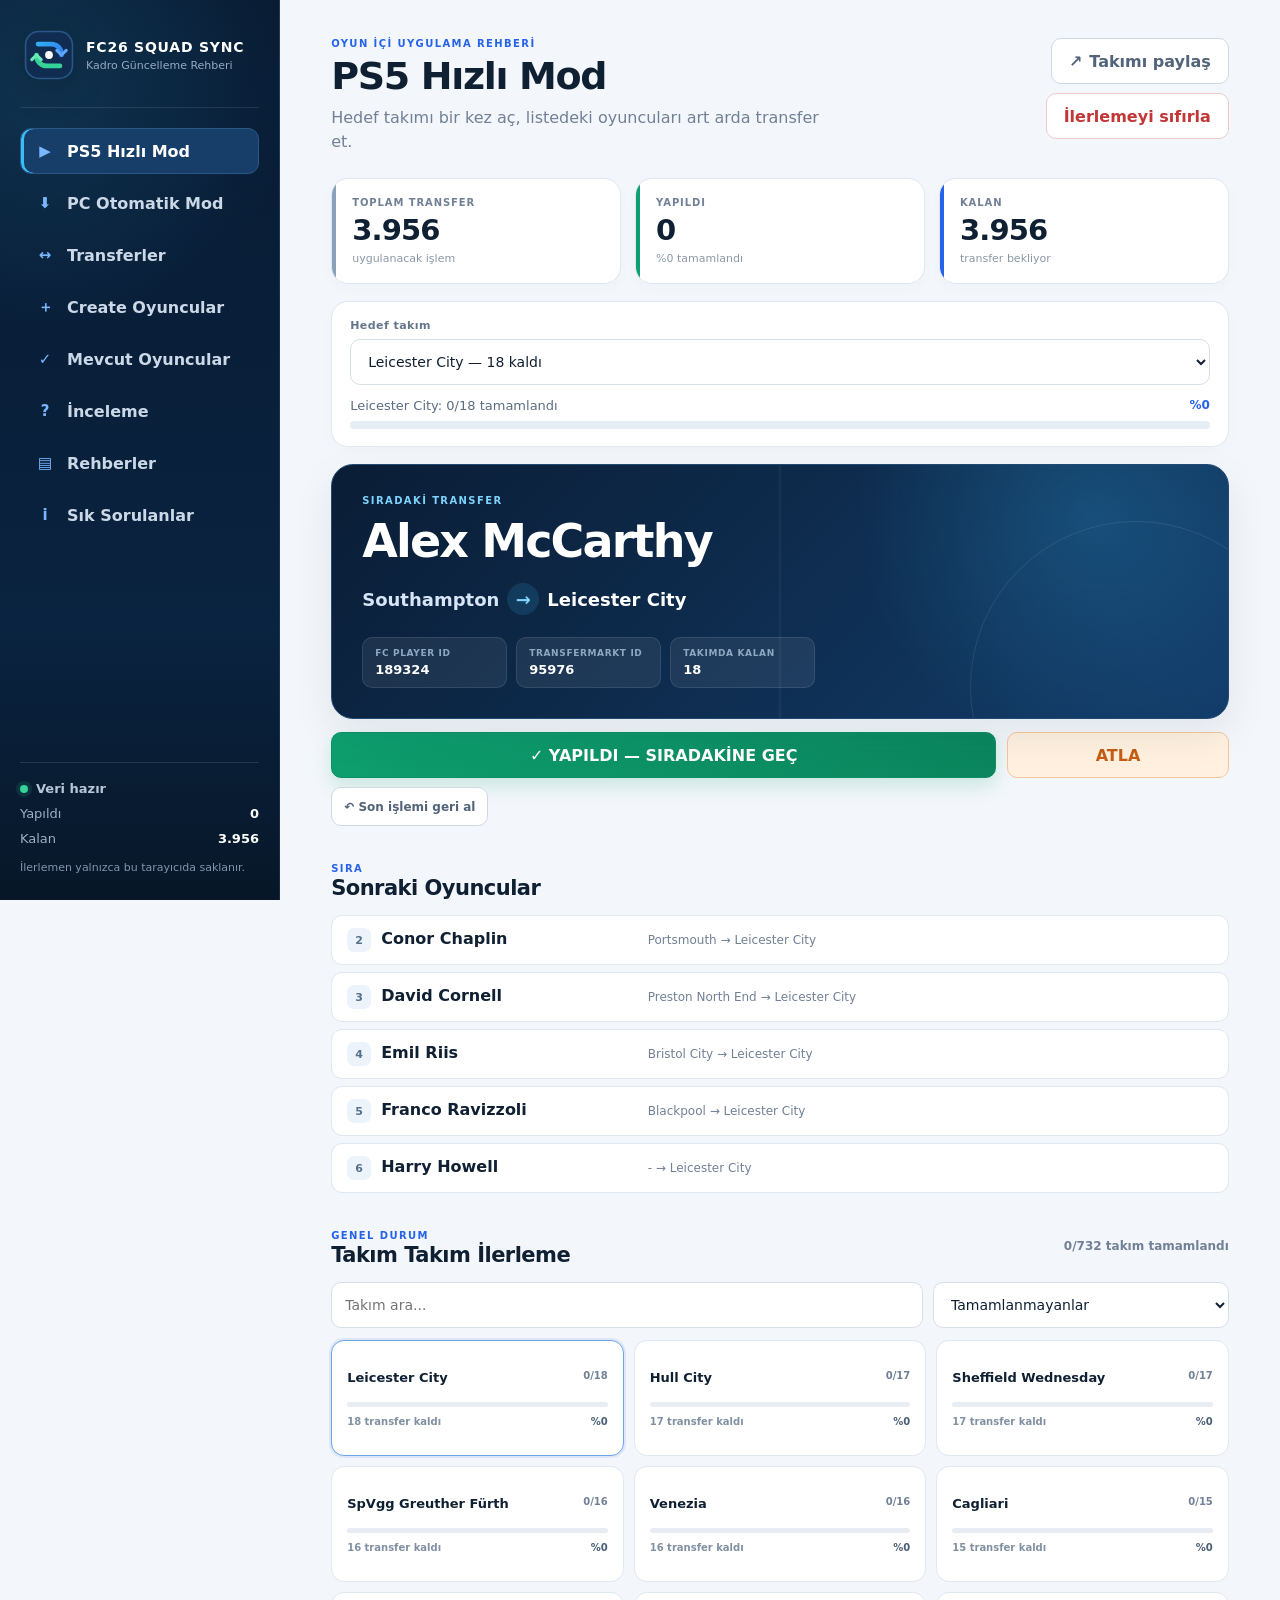
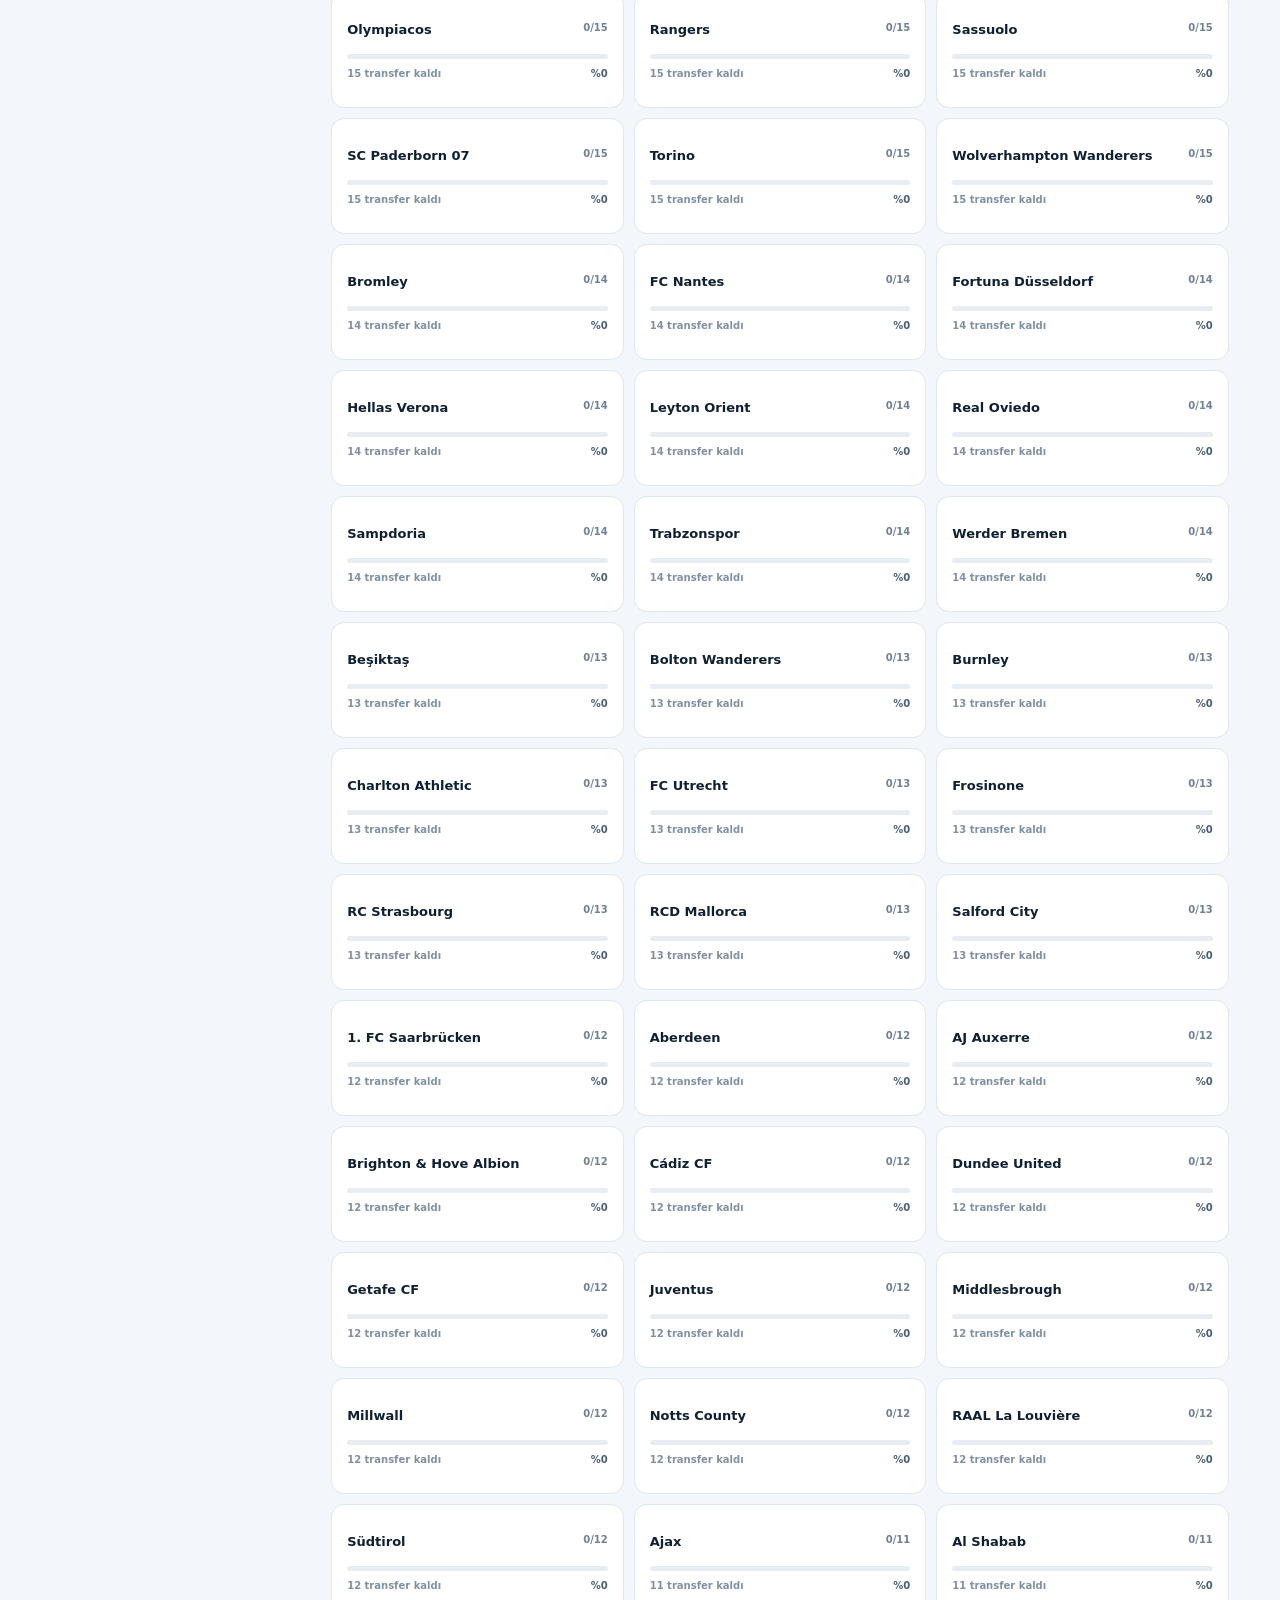
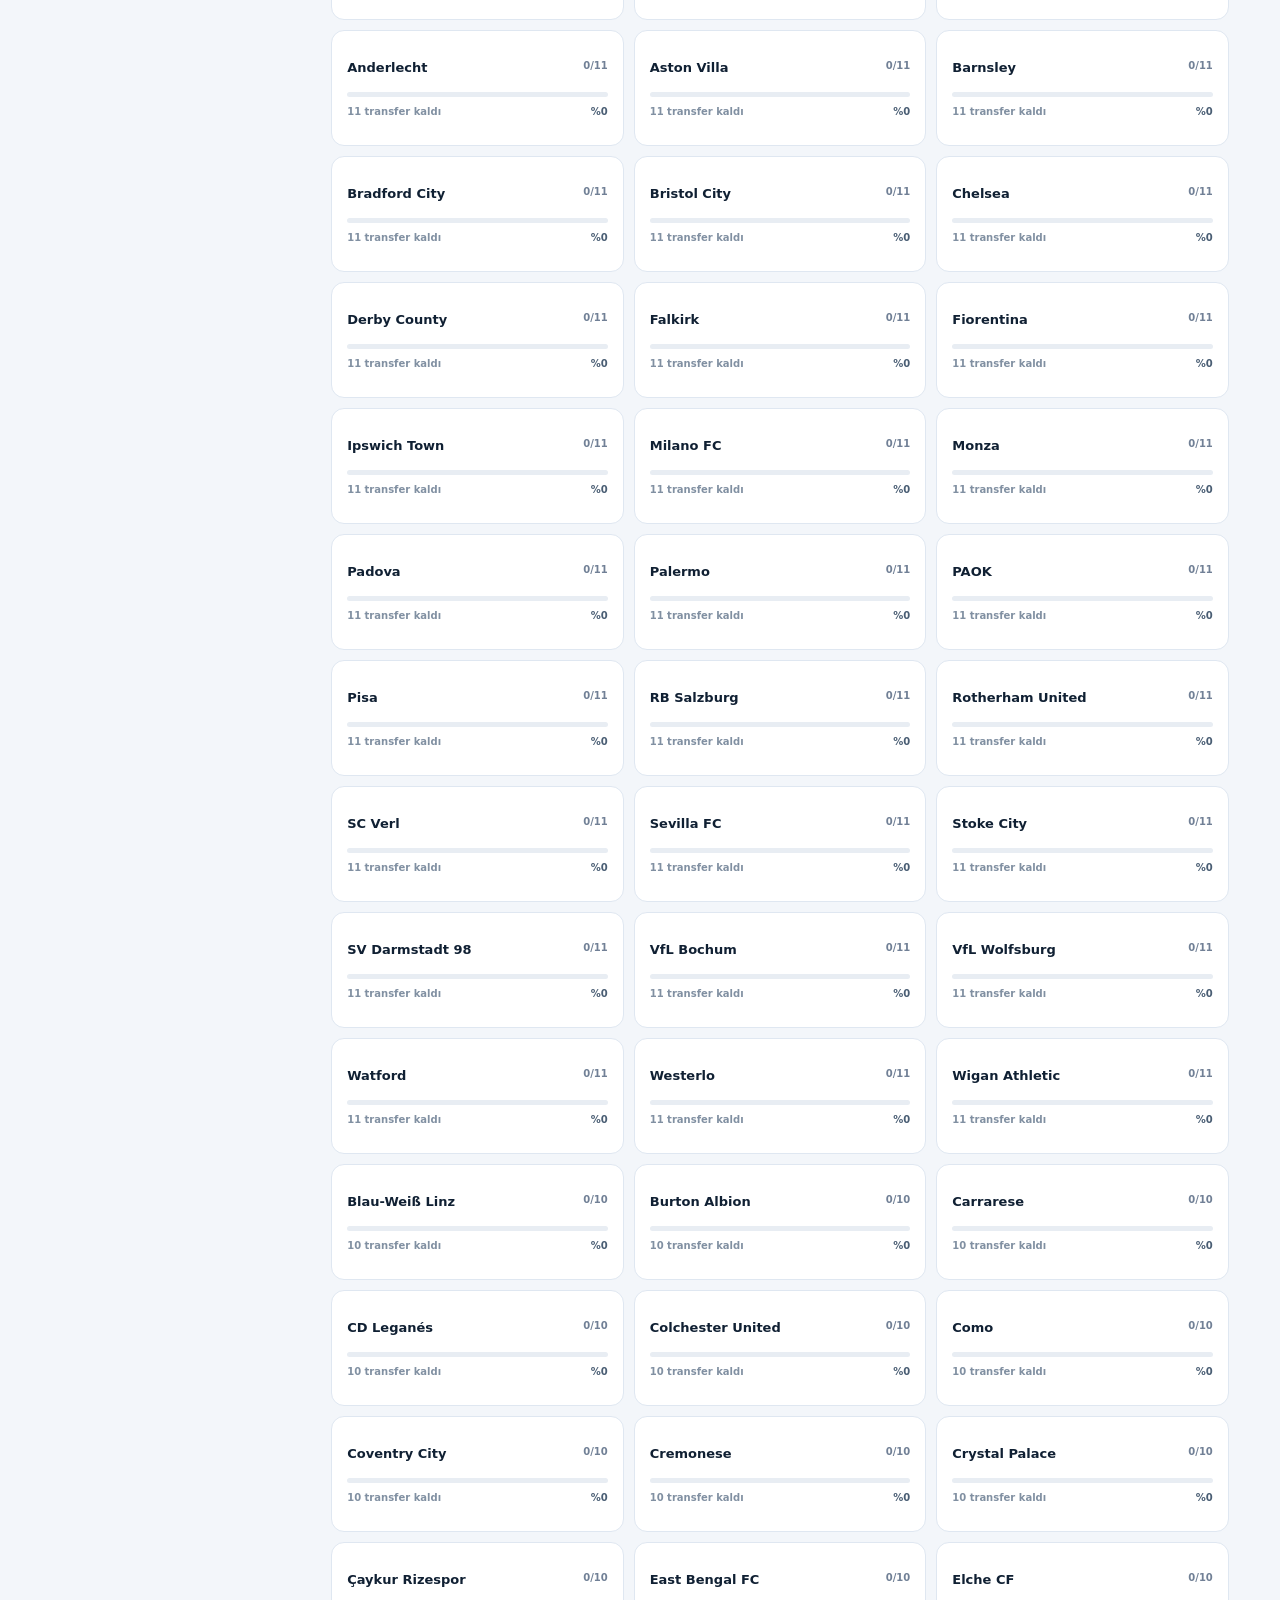
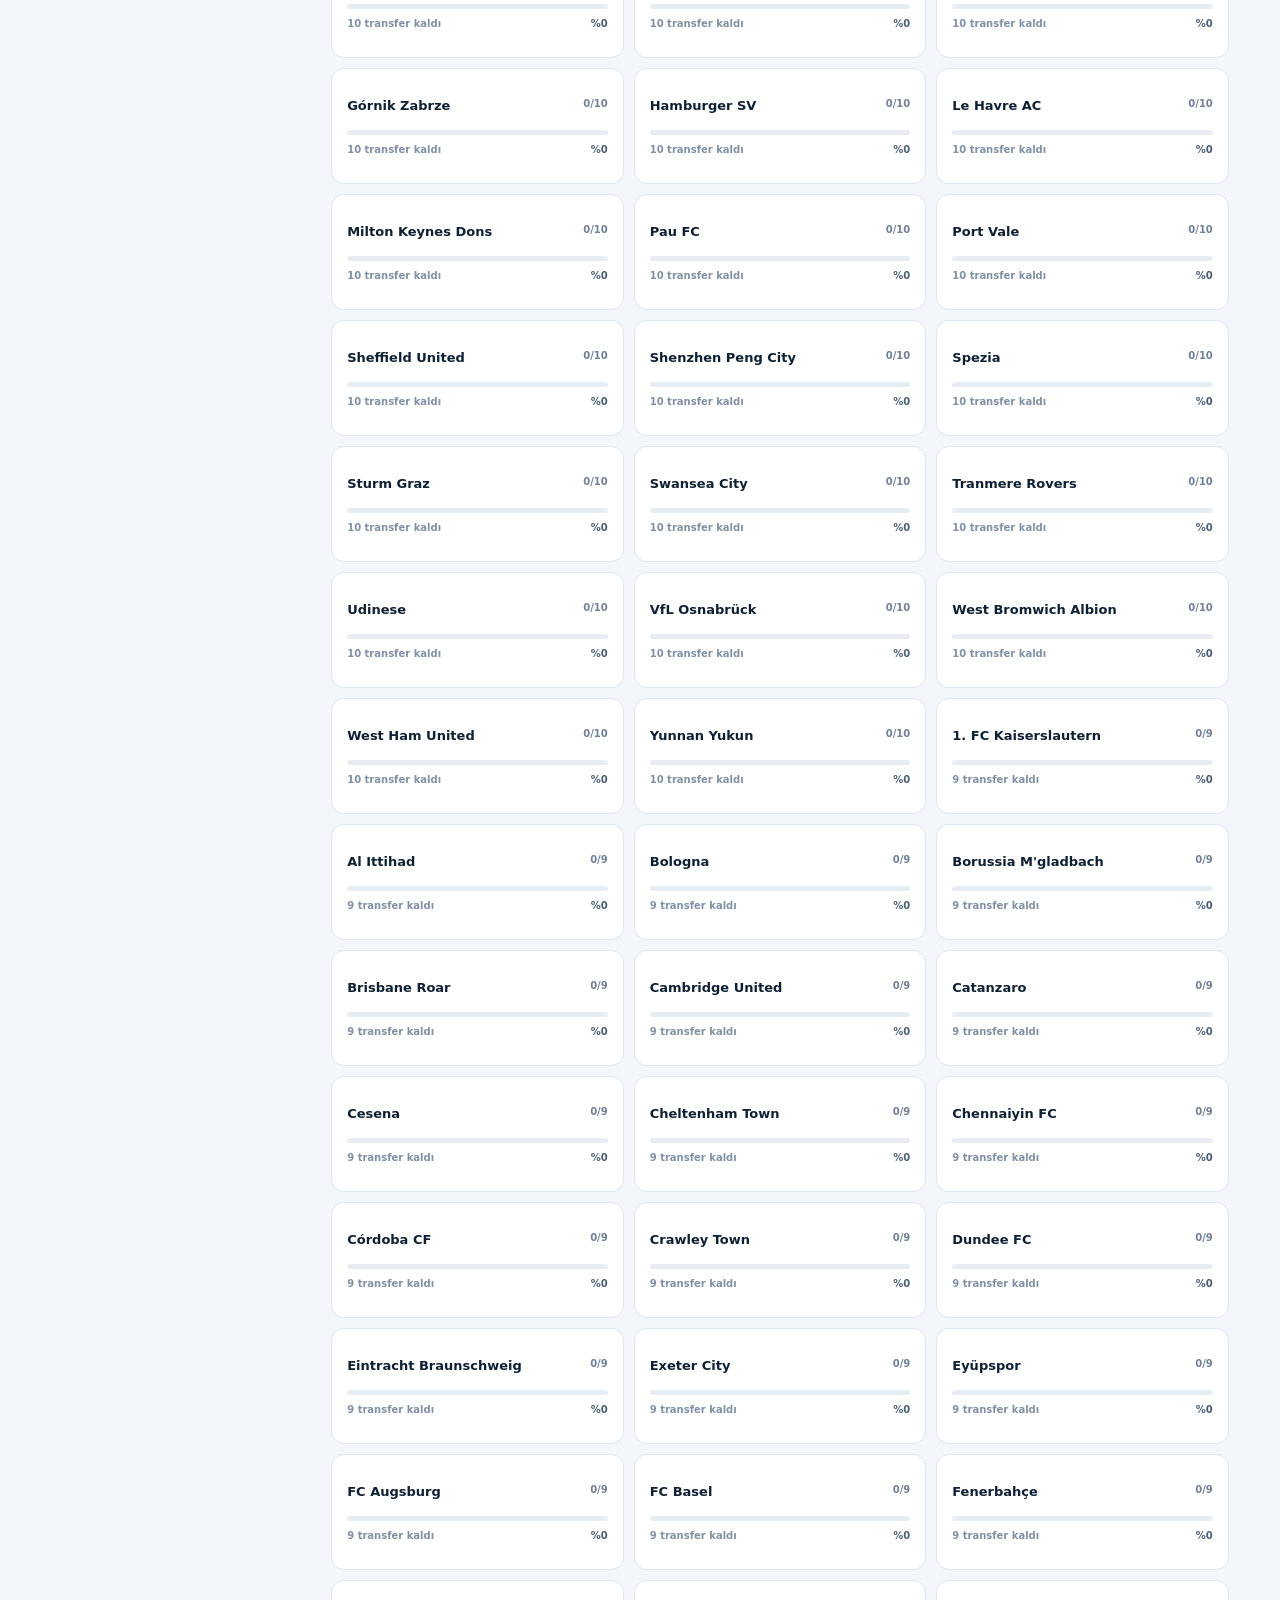
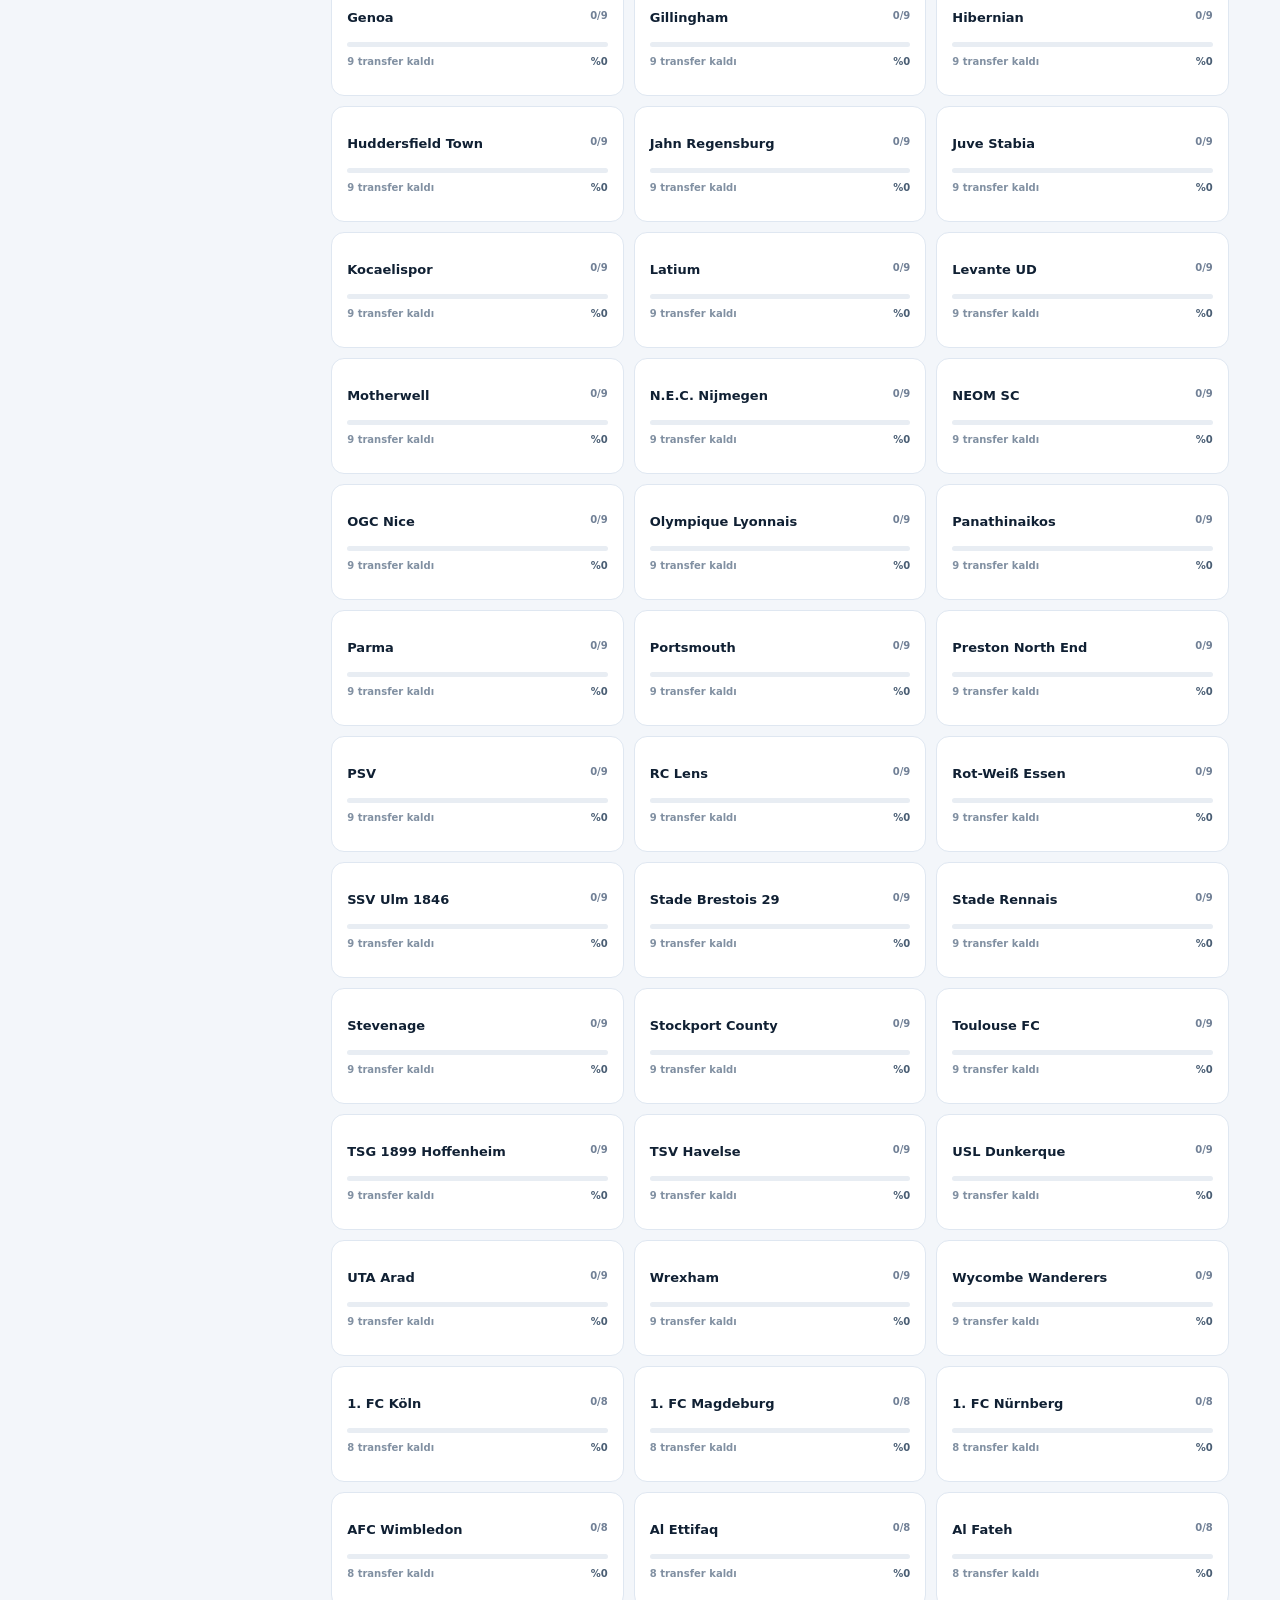
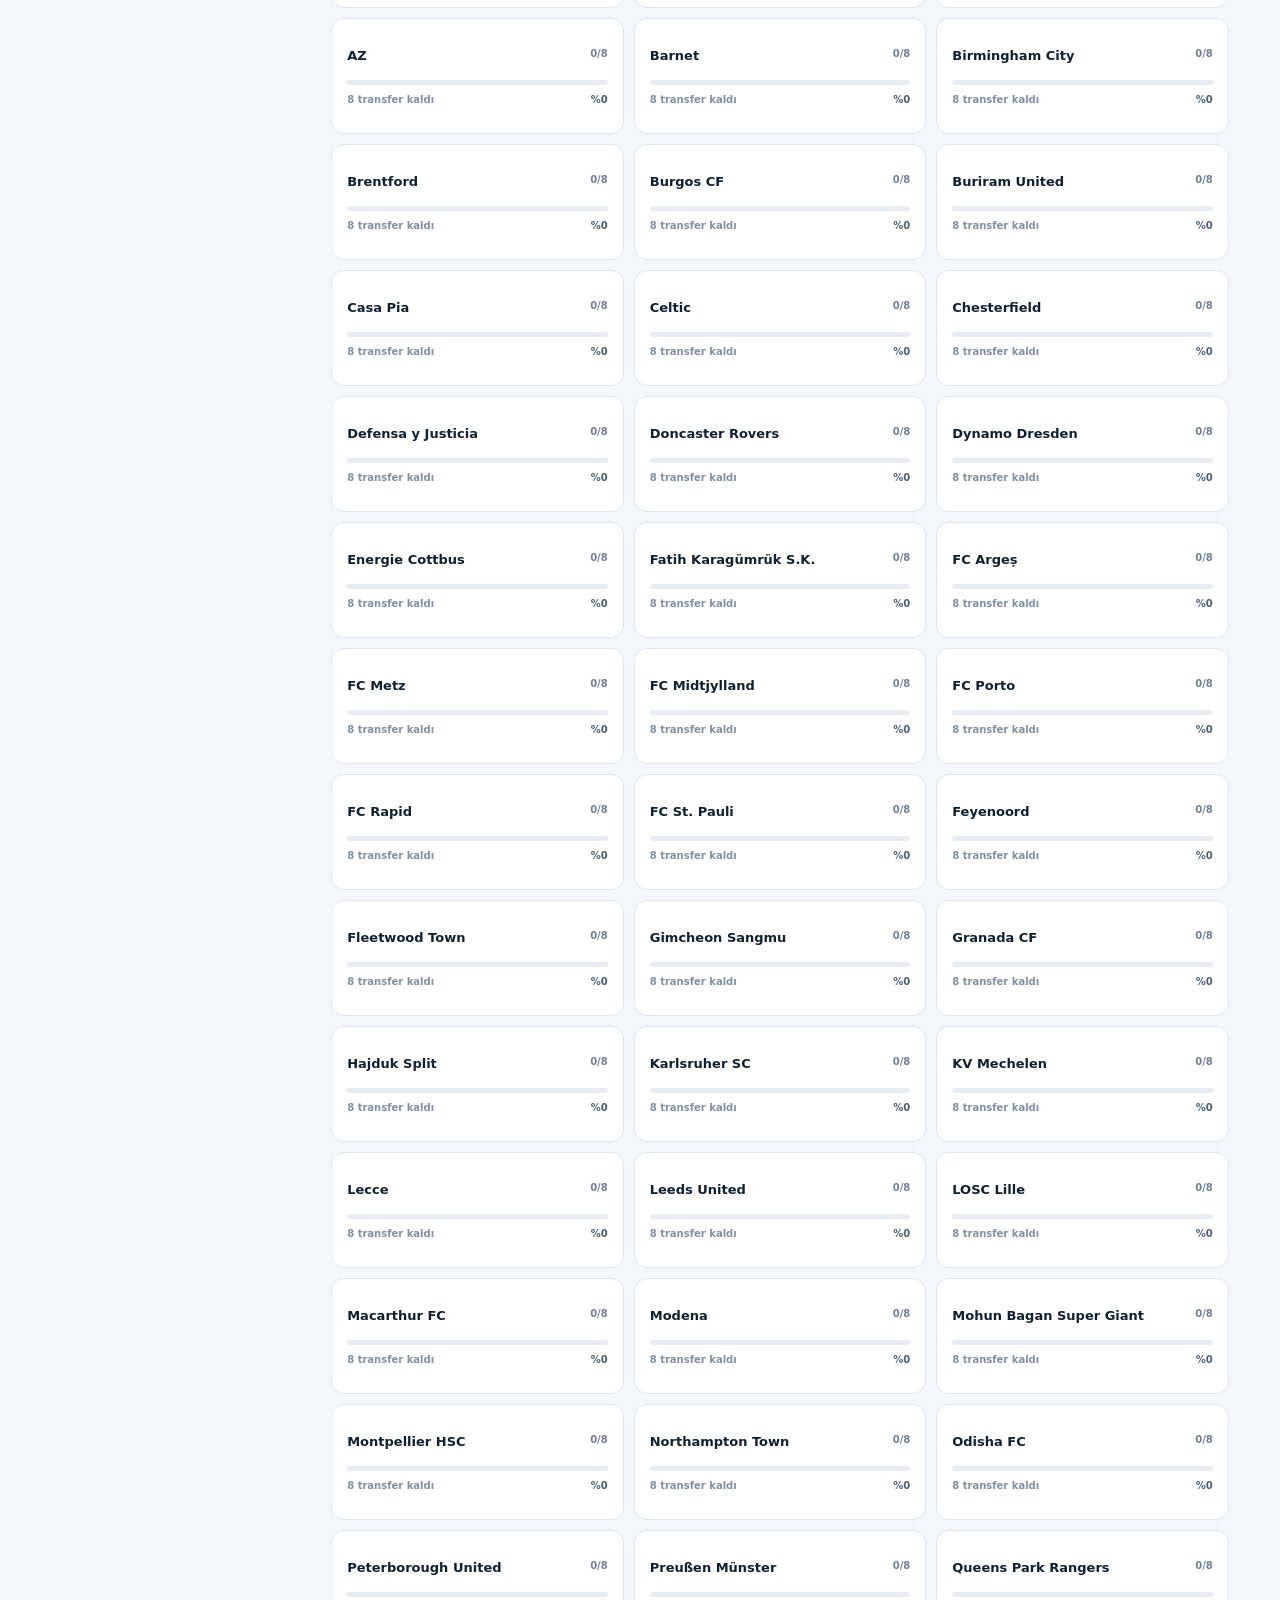
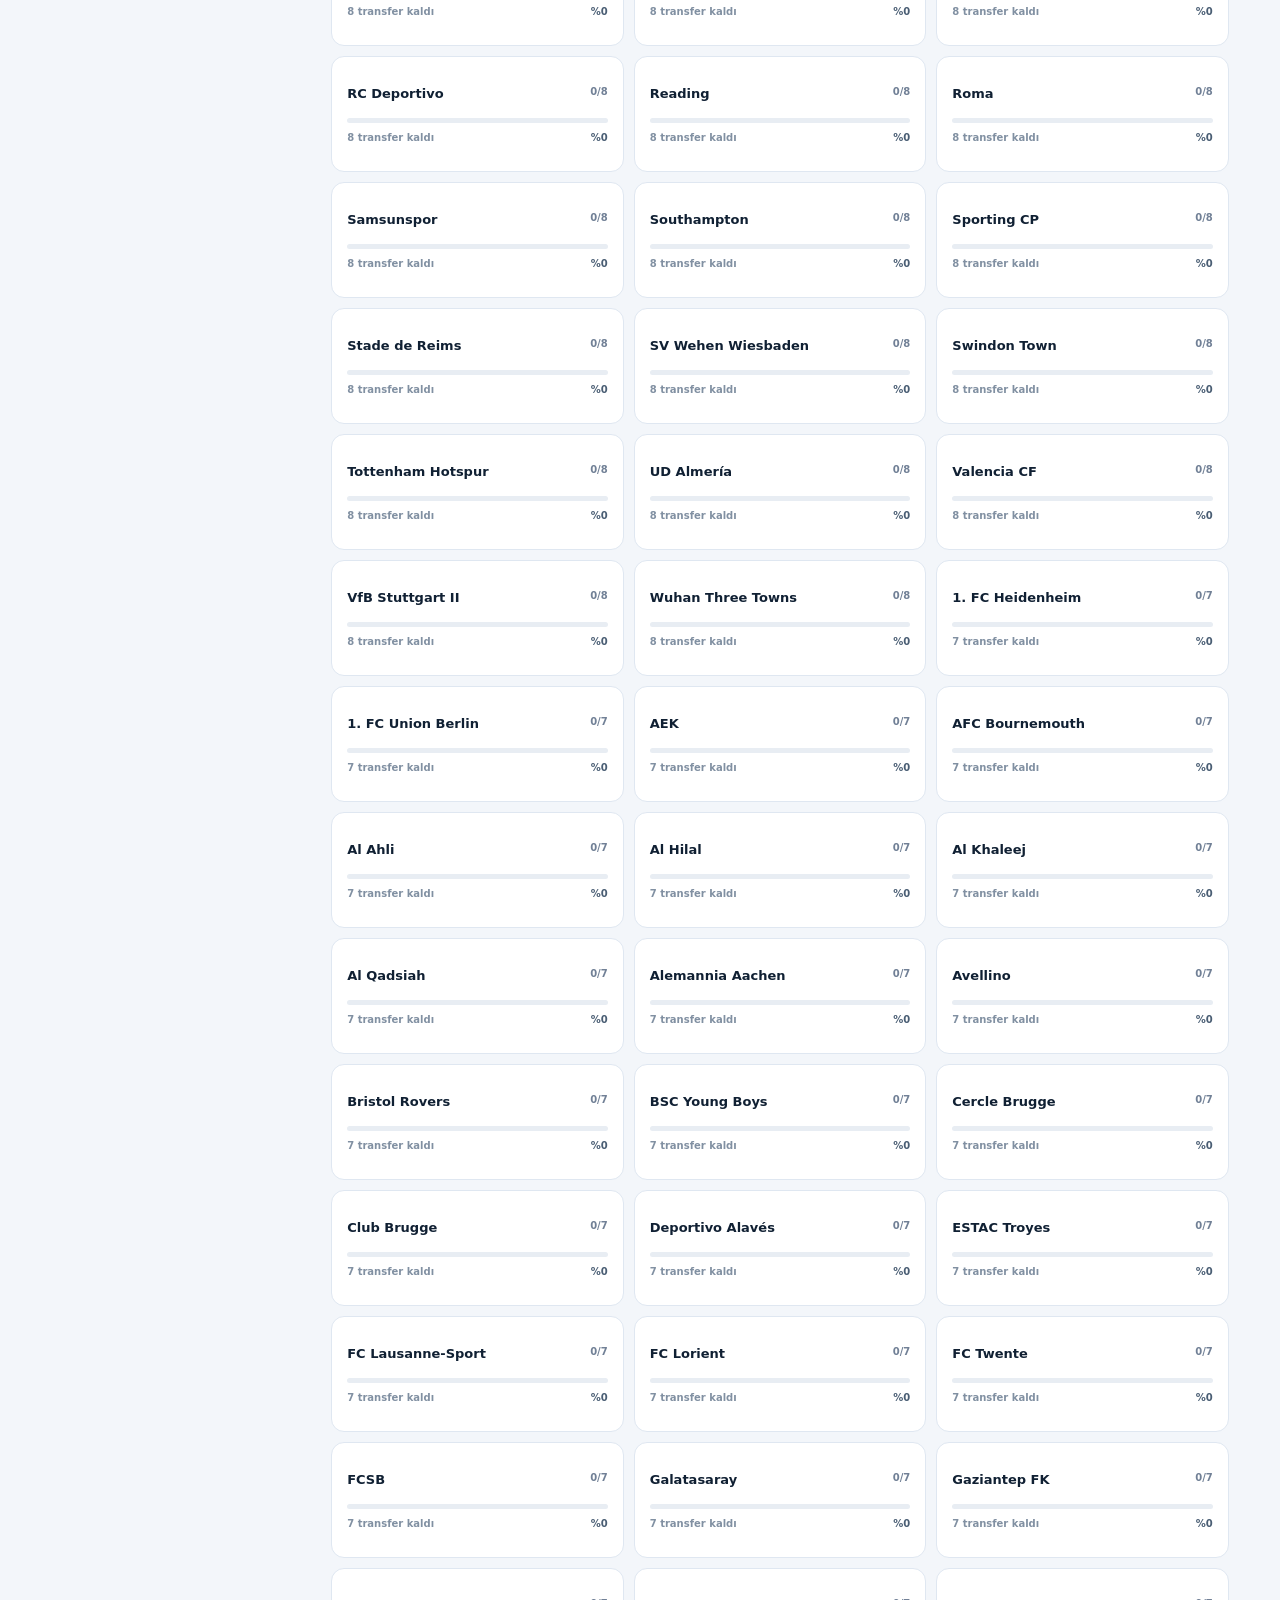
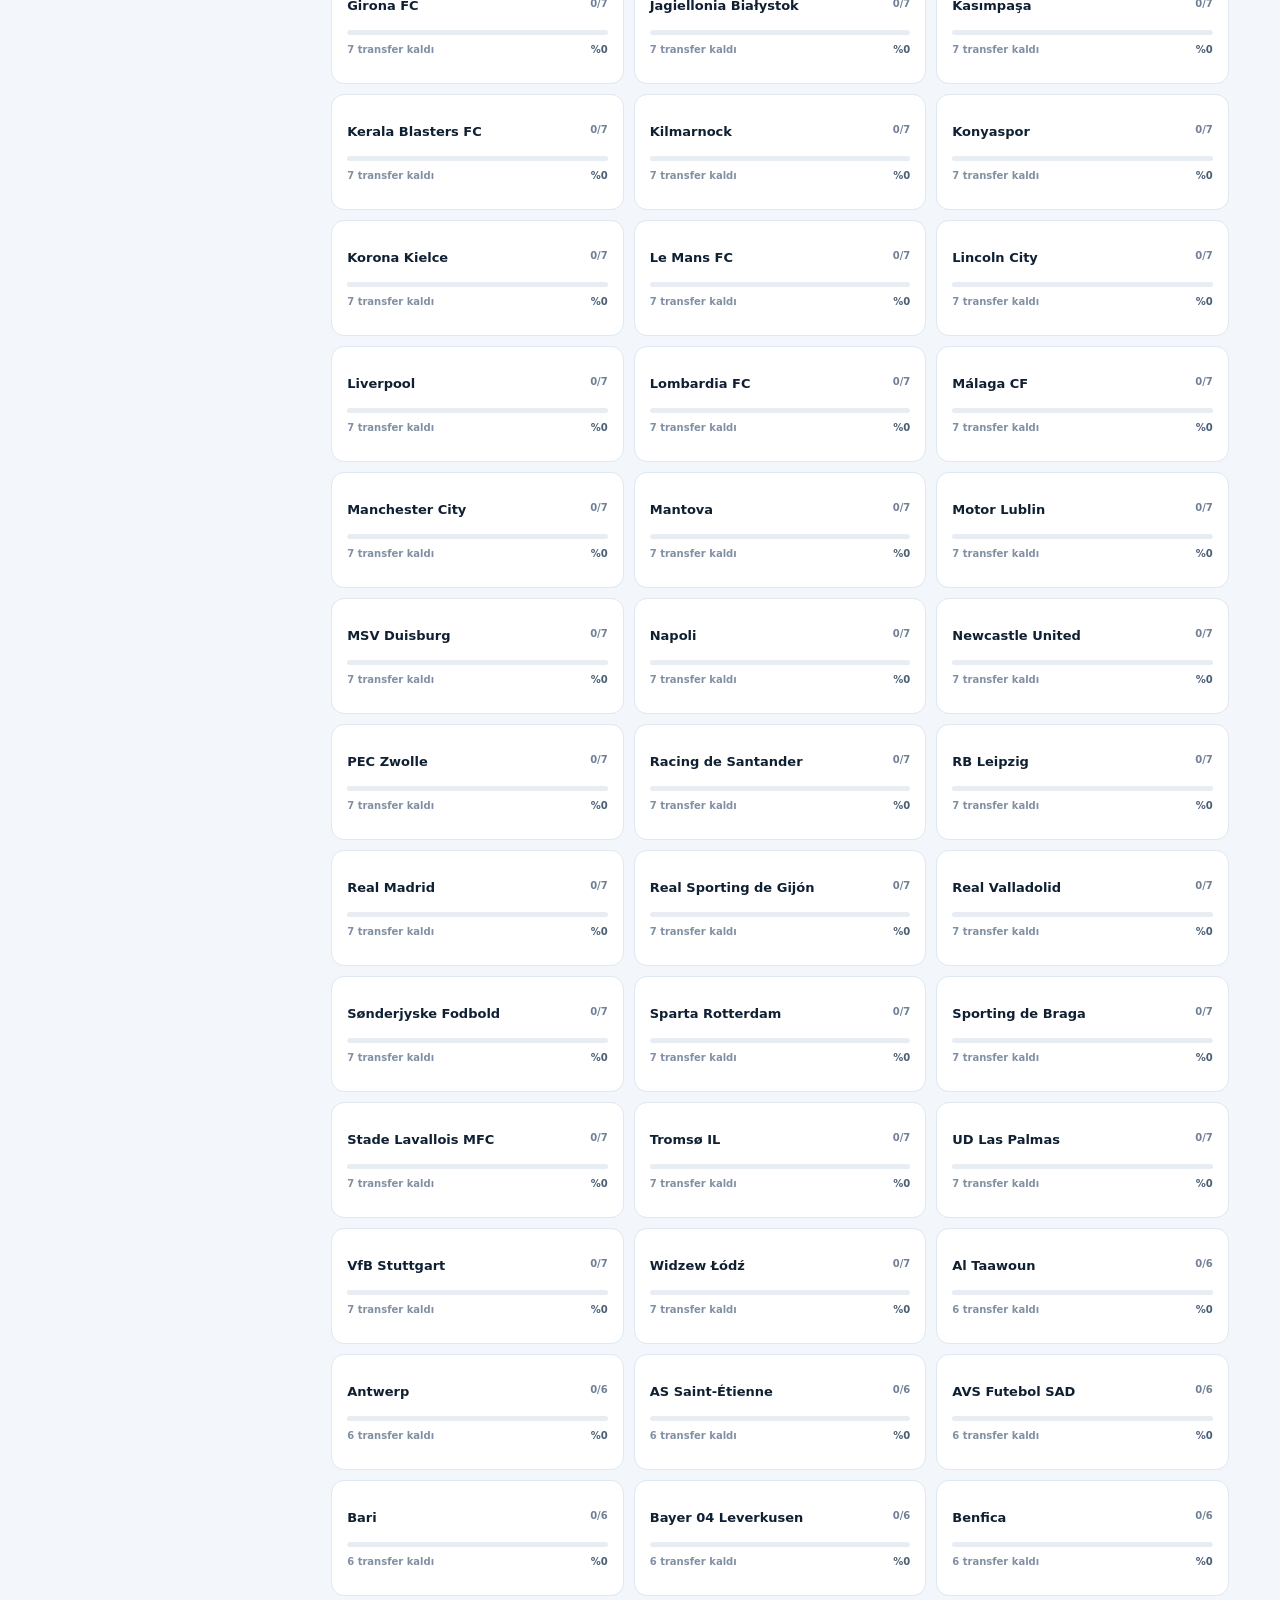
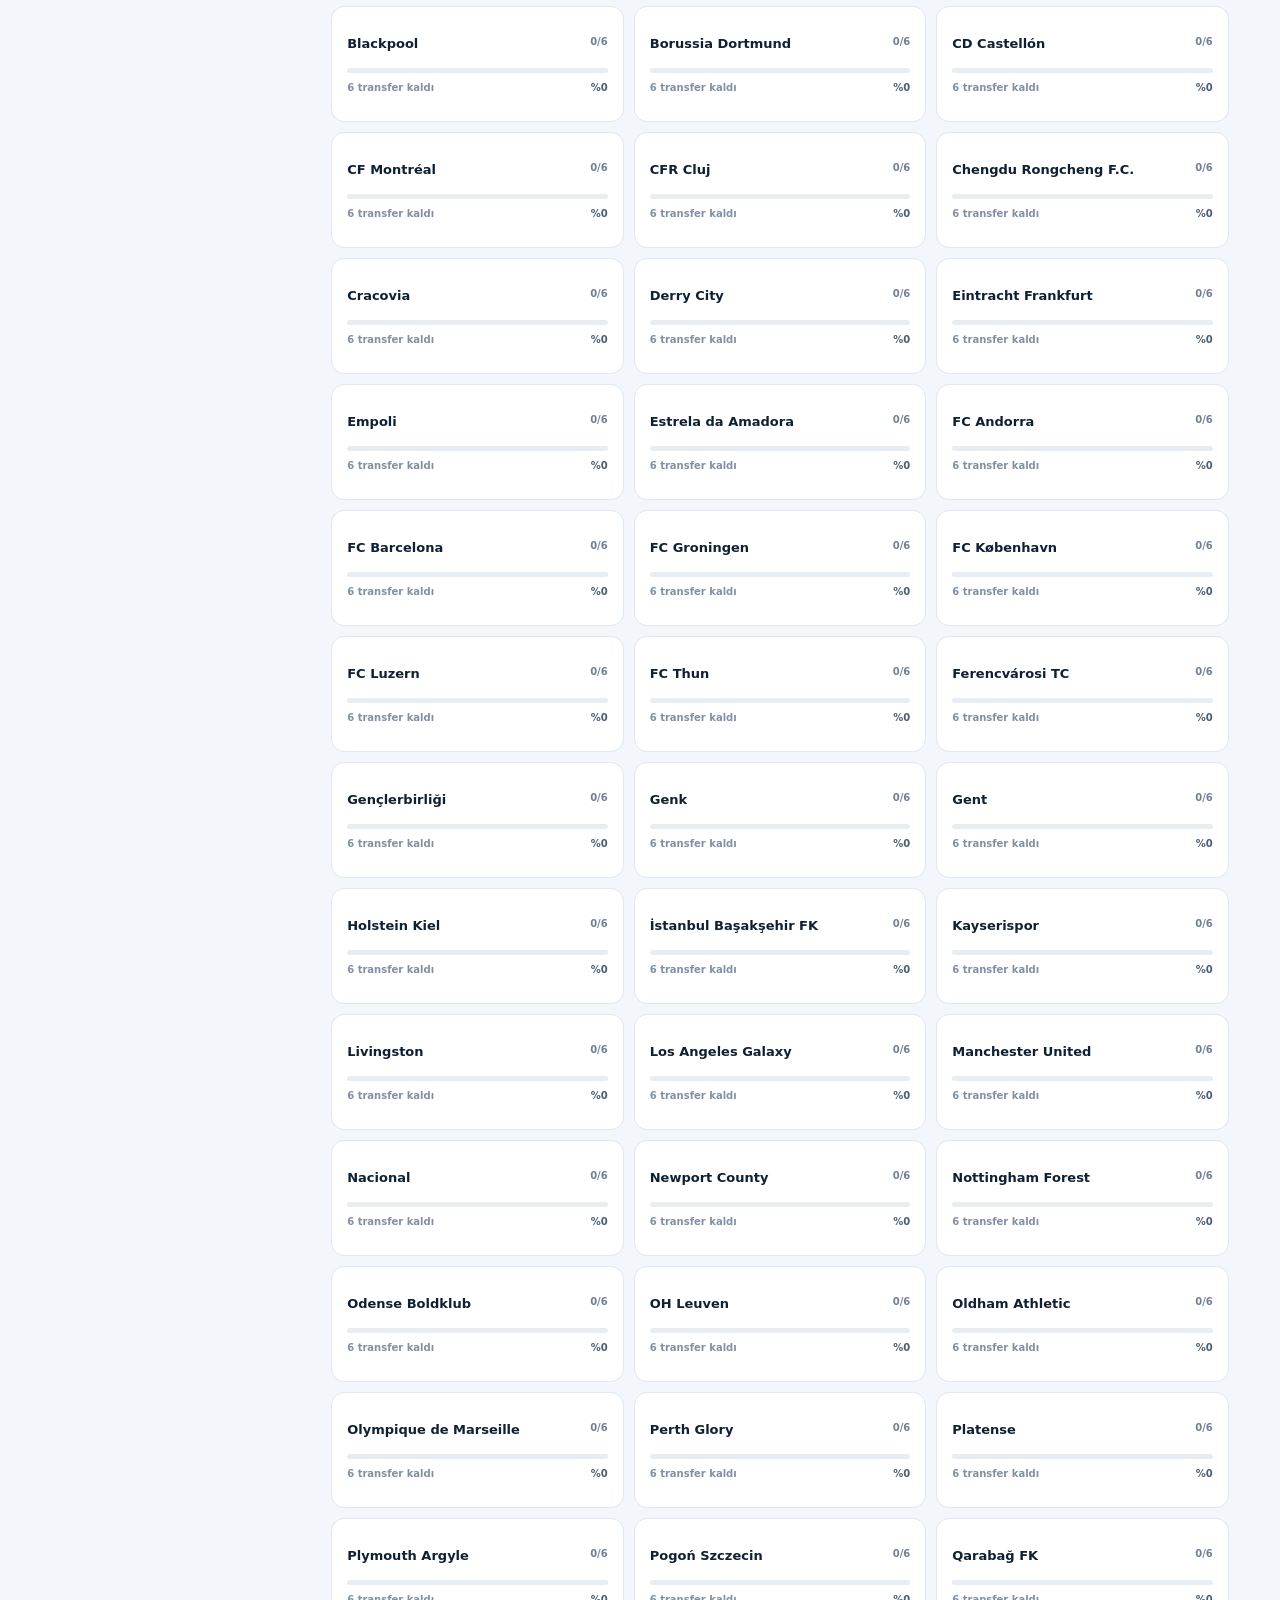
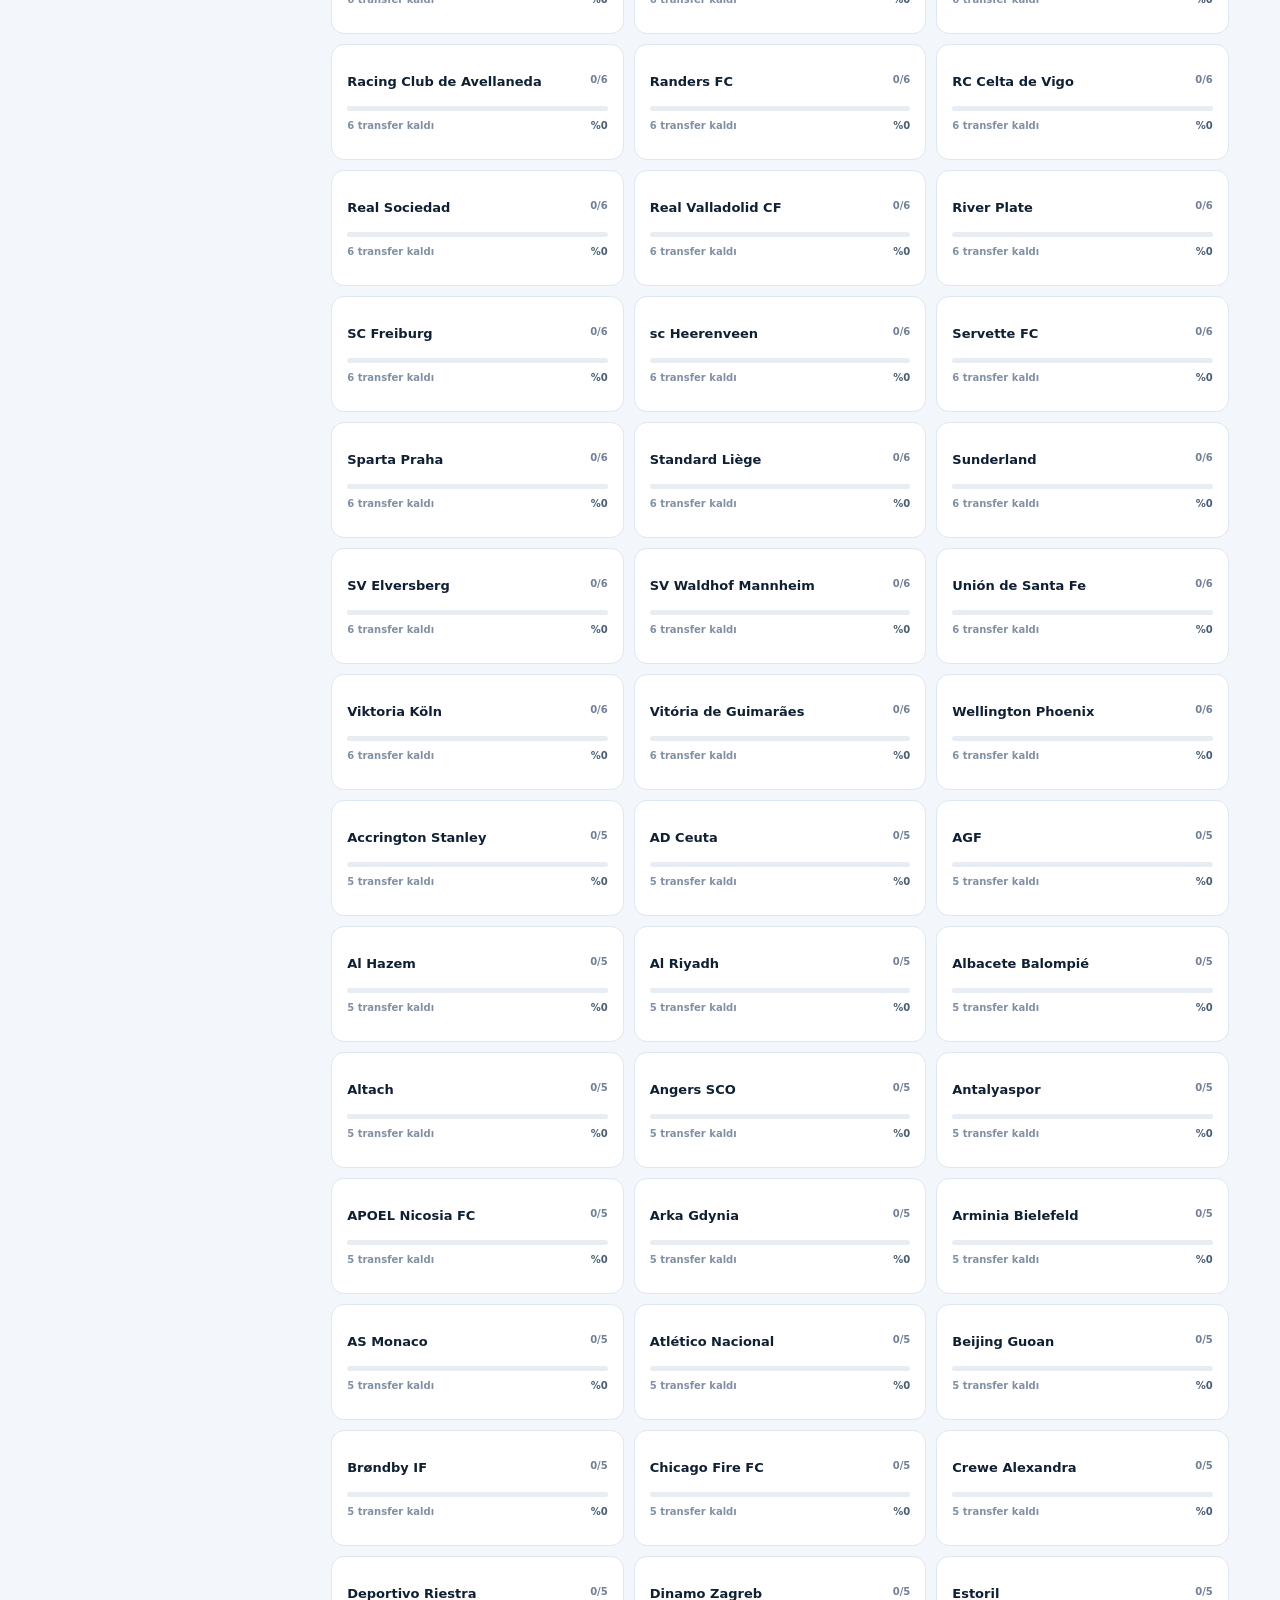
<file: docs/index.html>
<!doctype html>
<html lang="tr">
<head>
  <meta charset="utf-8">
  <meta name="viewport" content="width=device-width,initial-scale=1">
  <meta name="theme-color" content="#081a31">
  <meta name="description" content="FC26 kadrolarını PS5 ve PC'de güncellemek için adım adım Türkçe rehberler, transfer kontrol aracı ve sorun giderme merkezi.">
  <meta name="google-adsense-account" content="ca-pub-9303540424921408">
  <title>FC26 Kadro Güncelleme Rehberi | FC26 Squad Sync</title>
  <link rel="icon" href="./favicon.svg" type="image/svg+xml">
  <link rel="canonical" href="https://bunyaminbayraktar.github.io/">
  <link rel="stylesheet" href="./styles.css?v=20260906">
  <script async src="https://pagead2.googlesyndication.com/pagead/js/adsbygoogle.js?client=ca-pub-9303540424921408" crossorigin="anonymous"></script>
</head>
<body>
  <aside class="sidebar">
    <div class="brand">
      <img class="brand-mark" src="./logo.svg" alt="" width="50" height="50">
      <div class="brand-copy">
        <strong>FC26 SQUAD SYNC</strong>
        <span>Kadro Güncelleme Rehberi</span>
      </div>
    </div>

    <nav aria-label="Ana menü">
      <button class="nav-btn active" data-view="ps5"><span class="nav-icon" aria-hidden="true">▶</span><span>PS5 Hızlı Mod</span></button>
      <button class="nav-btn" data-view="pc"><span class="nav-icon" aria-hidden="true">⬇</span><span>PC Otomatik Mod</span></button>
      <button class="nav-btn" data-view="transfers"><span class="nav-icon" aria-hidden="true">↔</span><span>Transferler</span></button>
      <button class="nav-btn" data-view="creates"><span class="nav-icon" aria-hidden="true">＋</span><span>Create Oyuncular</span></button>
      <button class="nav-btn" data-view="exists"><span class="nav-icon" aria-hidden="true">✓</span><span>Mevcut Oyuncular</span></button>
      <button class="nav-btn" data-view="unresolved"><span class="nav-icon" aria-hidden="true">?</span><span>İnceleme</span></button>
      <a class="nav-btn nav-link" href="./rehberler.html"><span class="nav-icon" aria-hidden="true">▤</span><span>Rehberler</span></a>
      <a class="nav-btn nav-link" href="./sss.html"><span class="nav-icon" aria-hidden="true">i</span><span>Sık Sorulanlar</span></a>
    </nav>

    <div class="sidebar-stats">
      <div class="data-ready"><i></i> Veri hazır</div>
      <div class="sidebar-stat-row"><span>Yapıldı</span><strong id="sidebarDone">0</strong></div>
      <div class="sidebar-stat-row"><span>Kalan</span><strong id="sidebarRemaining">0</strong></div>
      <p>İlerlemen yalnızca bu tarayıcıda saklanır.</p>
    </div>
  </aside>

  <main class="main">
    <section id="ps5View" class="view active">
      <header class="page-header">
        <div>
          <div class="eyebrow">OYUN İÇİ UYGULAMA REHBERİ</div>
          <h1>PS5 Hızlı Mod</h1>
          <p>Hedef takımı bir kez aç, listedeki oyuncuları art arda transfer et.</p>
        </div>
        <div class="header-actions">
          <button id="shareTeamBtn" class="ghost share-button" type="button"><span aria-hidden="true">↗</span> Takımı paylaş</button>
          <button id="resetAllBtn" class="ghost danger" type="button">İlerlemeyi sıfırla</button>
        </div>
      </header>

      <div class="metrics" aria-label="Genel ilerleme">
        <article class="metric metric-total"><span>TOPLAM TRANSFER</span><strong id="totalTransfers">0</strong><small>uygulanacak işlem</small></article>
        <article class="metric metric-done"><span>YAPILDI</span><strong id="doneTransfers">0</strong><small id="donePercent">%0 tamamlandı</small></article>
        <article class="metric metric-remaining"><span>KALAN</span><strong id="remainingTransfers">0</strong><small>transfer bekliyor</small></article>
      </div>

      <section class="toolbar" aria-label="Takım seçimi">
        <div class="field"><label for="teamSelect">Hedef takım</label><select id="teamSelect"></select></div>
        <div class="team-progress-row"><div class="progress-text" id="teamProgressText"></div><strong id="teamProgressPercent">%0</strong></div>
        <div class="progress-track" role="progressbar" aria-label="Takım ilerlemesi" aria-valuemin="0" aria-valuemax="100"><div id="teamProgressBar" class="progress-bar"></div></div>
      </section>

      <section id="currentCard" class="hero" aria-live="polite"></section>

      <div class="actions">
        <button id="doneBtn" class="primary" type="button">✓ YAPILDI — SIRADAKİNE GEÇ</button>
        <button id="skipBtn" class="warning" type="button">ATLA</button>
      </div>
      <div class="secondary-actions"><button id="undoBtn" class="ghost" type="button">↶ Son işlemi geri al</button></div>

      <section class="next-section">
        <div class="section-heading"><div><span class="section-kicker">SIRA</span><h2>Sonraki Oyuncular</h2></div></div>
        <div id="nextPlayers"></div>
      </section>

      <section class="team-section">
        <div class="section-heading team-heading">
          <div><span class="section-kicker">GENEL DURUM</span><h2>Takım Takım İlerleme</h2></div>
          <div class="team-summary" id="teamSummary"></div>
        </div>
        <div class="team-tools">
          <input id="teamSearchInput" type="search" placeholder="Takım ara..." aria-label="İlerleme listesinde takım ara">
          <select id="teamStatusFilter" aria-label="Takım durumuna göre filtrele">
            <option value="pending">Tamamlanmayanlar</option>
            <option value="all">Tüm takımlar</option>
            <option value="complete">Tamamlananlar</option>
          </select>
        </div>
        <div id="teamProgressGrid" class="team-grid"></div>
      </section>

      <section class="home-guide" aria-labelledby="homeGuideTitle">
        <div class="eyebrow">FC26 KADRO GÜNCELLEME MERKEZİ</div>
        <h2 id="homeGuideTitle">Bu araç ne yapar?</h2>
        <p>FC26 Squad Sync, çevrimdışı oyun modlarında kadroları güncel tutmak isteyen oyuncular için hazırlanmış bağımsız bir Türkçe rehber ve takip aracıdır. Transfer listesi kaynak ve hedef takımı birlikte gösterir; “Yapıldı”, “Atla” ve geri alma seçenekleriyle hangi işlemlerin tamamlandığını tarayıcınızda takip etmenizi sağlar.</p>
        <p>PS5 sürümünde transferler oyun menülerinden kullanıcı tarafından uygulanır. PC bölümünde ise yalnızca yasal olarak sahip olduğunuz oyun kurulumuna ve kendi kadro dosyanıza yönelik yardımcı araçlar anlatılır. İşleme başlamadan önce orijinal dosyanızı yedeklemeniz ve çıktıyı önce yeni bir çevrimdışı kariyerde denemeniz önerilir.</p>
        <div class="guide-links">
          <a href="./ps5-kadro-guncelleme.html"><strong>PS5 kadro güncelleme rehberi</strong><span>Menü yolu, toplu çalışma düzeni ve kontrol listesi</span></a>
          <a href="./pc-kadro-guncelleme.html"><strong>PC kadro güncelleme rehberi</strong><span>Yedekleme, dosya seçimi, doğrulama ve geri dönüş</span></a>
          <a href="./sorun-giderme.html"><strong>Sorun giderme merkezi</strong><span>Eksik oyuncu, yanlış takım ve dosya sorunları</span></a>
          <a href="./veri-metodolojisi.html"><strong>Veriler nasıl hazırlanıyor?</strong><span>Kaynak kontrolü, eşleştirme ve güvenlik kuralları</span></a>
        </div>
      </section>
    </section>

    <section id="pcView" class="view">
      <header class="page-header pc-page-header">
        <div>
          <div class="eyebrow">WINDOWS UYGULAMASI</div>
          <h1>PC Otomatik Mod</h1>
          <p>Kendi Squads dosyanı yedekle, güncel transferleri kontrollü biçimde uygula ve doğrulanmış bir çıktı oluştur.</p>
        </div>
        <span class="version-badge">v0.3.0</span>
      </header>

      <section class="pc-hero-card" aria-labelledby="pcDownloadTitle">
        <div class="pc-hero-copy">
          <div class="pc-badges" aria-label="Uygulama özellikleri">
            <span>Windows 10/11</span>
            <span>Ücretsiz</span>
            <span>Kurulum gerektirmez</span>
          </div>
          <h2 id="pcDownloadTitle"><strong id="pcTransferCount">3.223</strong> transferi otomatik uygula</h2>
          <p>Yasal olarak sahip olduğun FC26 PC kurulumundaki kendi Squads dosyanı yedekleyebilir ve sitedeki güncel transfer listesini çevrimdışı kullanım için işleyebilirsin.</p>
          <div class="pc-cta-row">
            <a class="download-button" href="./downloads/fc26-squad-sync-pc-updater.zip?v=0.3.0" download="fc26-squad-sync-pc-updater-v0.3.0.zip">
              <span aria-hidden="true">↓</span>
              Windows uygulamasını indir
            </a>
            <a class="pc-text-link" href="#pcSteps">Nasıl çalışır?</a>
          </div>
          <small class="download-meta">ZIP · 491 KB · Python 3.10+ · Son güncelleme: 6 Eylül 2026</small>
        </div>

        <div class="pc-result-panel" aria-label="Son doğrulama sonucu">
          <div class="result-window-bar"><i></i><i></i><i></i><span>FC26 SQUAD SYNC</span></div>
          <div class="result-status"><span aria-hidden="true">✓</span><div><strong>Kadro başarıyla oluşturuldu</strong><small>Çıktı yeniden açılarak doğrulandı</small></div></div>
          <dl class="result-stats">
            <div><dt>Uygulandı</dt><dd>3.219</dd></div>
            <div><dt>Kontrol gerekli</dt><dd>4</dd></div>
            <div><dt>Veri kaynağı</dt><dd>Canlı site</dd></div>
          </dl>
        </div>
      </section>

      <section class="feed-note" aria-label="Otomatik veri güncellemesi">
        <span class="feed-live"><i></i> CANLI VERİ</span>
        <div><strong>Her gün kadro kontrolü</strong><p>Site, herkese açık futbol kadro kaynaklarındaki değişiklikleri düzenli olarak kontrol eder. Program her açılışta bu sitenin son doğrulanmış listesini alır. <span id="pcDataStatus">İlk otomatik kontrol bekleniyor.</span></p></div>
      </section>

      <section id="pcSteps" class="pc-section">
        <div class="section-heading"><div><span class="section-kicker">3 ADIMDA HAZIR</span><h2>Nasıl kullanılır?</h2></div></div>
        <div class="pc-steps">
          <article><span>01</span><h3>İndir ve çıkar</h3><p>ZIP dosyasını indir, tamamen yeni bir klasöre çıkar ve <strong>BASLAT.bat</strong> dosyasını aç.</p></article>
          <article><span>02</span><h3>Kendi dosyanı seç</h3><p>Yasal oyun kurulumundan aldığın mevcut <strong>Squads</strong> dosyasını seç ve işleme başlamadan önce yedeğini koru.</p></article>
          <article><span>03</span><h3>Tek tıkla güncelle</h3><p><strong>Güncellemeyi Oluştur</strong> düğmesine bas. Hazır Squads dosyası output klasörüne gelir.</p></article>
        </div>
      </section>

      <section class="pc-warning" aria-labelledby="pcWarningTitle">
        <div class="warning-icon" aria-hidden="true">!</div>
        <div><h2 id="pcWarningTitle">Çevrimdışı kullanım içindir</h2><p>Ultimate Team ve çevrimiçi modlarda kullanma. Mevcut kariyer kaydını değiştirmez; yeni kariyer açmadan önce kadroyu yükle. Çıktı PC içindir ve PS5'e aktarılamaz.</p></div>
      </section>
    </section>

    <section id="listView" class="view">
      <header class="page-header">
        <div><div class="eyebrow">KADRO VERİLERİ</div><h1 id="listTitle">Transferler</h1><p id="listCount"></p></div>
        <button id="shareListBtn" class="ghost share-button" type="button"><span aria-hidden="true">↗</span> Görünümü paylaş</button>
      </header>

      <div class="filters">
        <div class="search-field"><span aria-hidden="true">⌕</span><input id="searchInput" type="search" placeholder="Oyuncu veya takım ara..." aria-label="Oyuncu veya takım ara"></div>
        <select id="filterTeam" aria-label="Takıma göre filtrele"></select>
        <select id="filterStatus" aria-label="İlerleme durumuna göre filtrele">
          <option value="">Tüm durumlar</option>
          <option value="pending">Yapılmadı</option>
          <option value="done">Yapıldı</option>
          <option value="skipped">Atlandı</option>
        </select>
      </div>

      <div class="table-wrap">
        <table>
          <thead><tr><th>DURUM</th><th>OYUNCU</th><th>KAYNAK TAKIM</th><th>HEDEF TAKIM</th><th>FC ID</th><th>TM ID</th></tr></thead>
          <tbody id="tableBody"></tbody>
        </table>
        <div id="tableEmpty" class="empty-state" hidden><strong>Eşleşen kayıt bulunamadı.</strong><span>Arama veya filtreleri değiştirmeyi dene.</span></div>
      </div>
    </section>

    <footer class="site-footer">
      <span>© 2026 FC26 Squad Sync</span>
      <nav aria-label="Alt menü">
        <a href="./rehberler.html">Rehberler</a>
        <a href="./sss.html">SSS</a>
        <a href="./hakkimizda.html">Hakkımızda</a>
        <a href="./iletisim.html">İletişim</a>
        <a href="./kullanim-kosullari.html">Kullanım Koşulları</a>
        <a href="./privacy.html">Gizlilik</a>
      </nav>
    </footer>
  </main>

  <div id="toast" class="toast" role="status" aria-live="polite"></div>
  <script src="./app.js?v=20260906-3"></script>
</body>
</html>
</file>
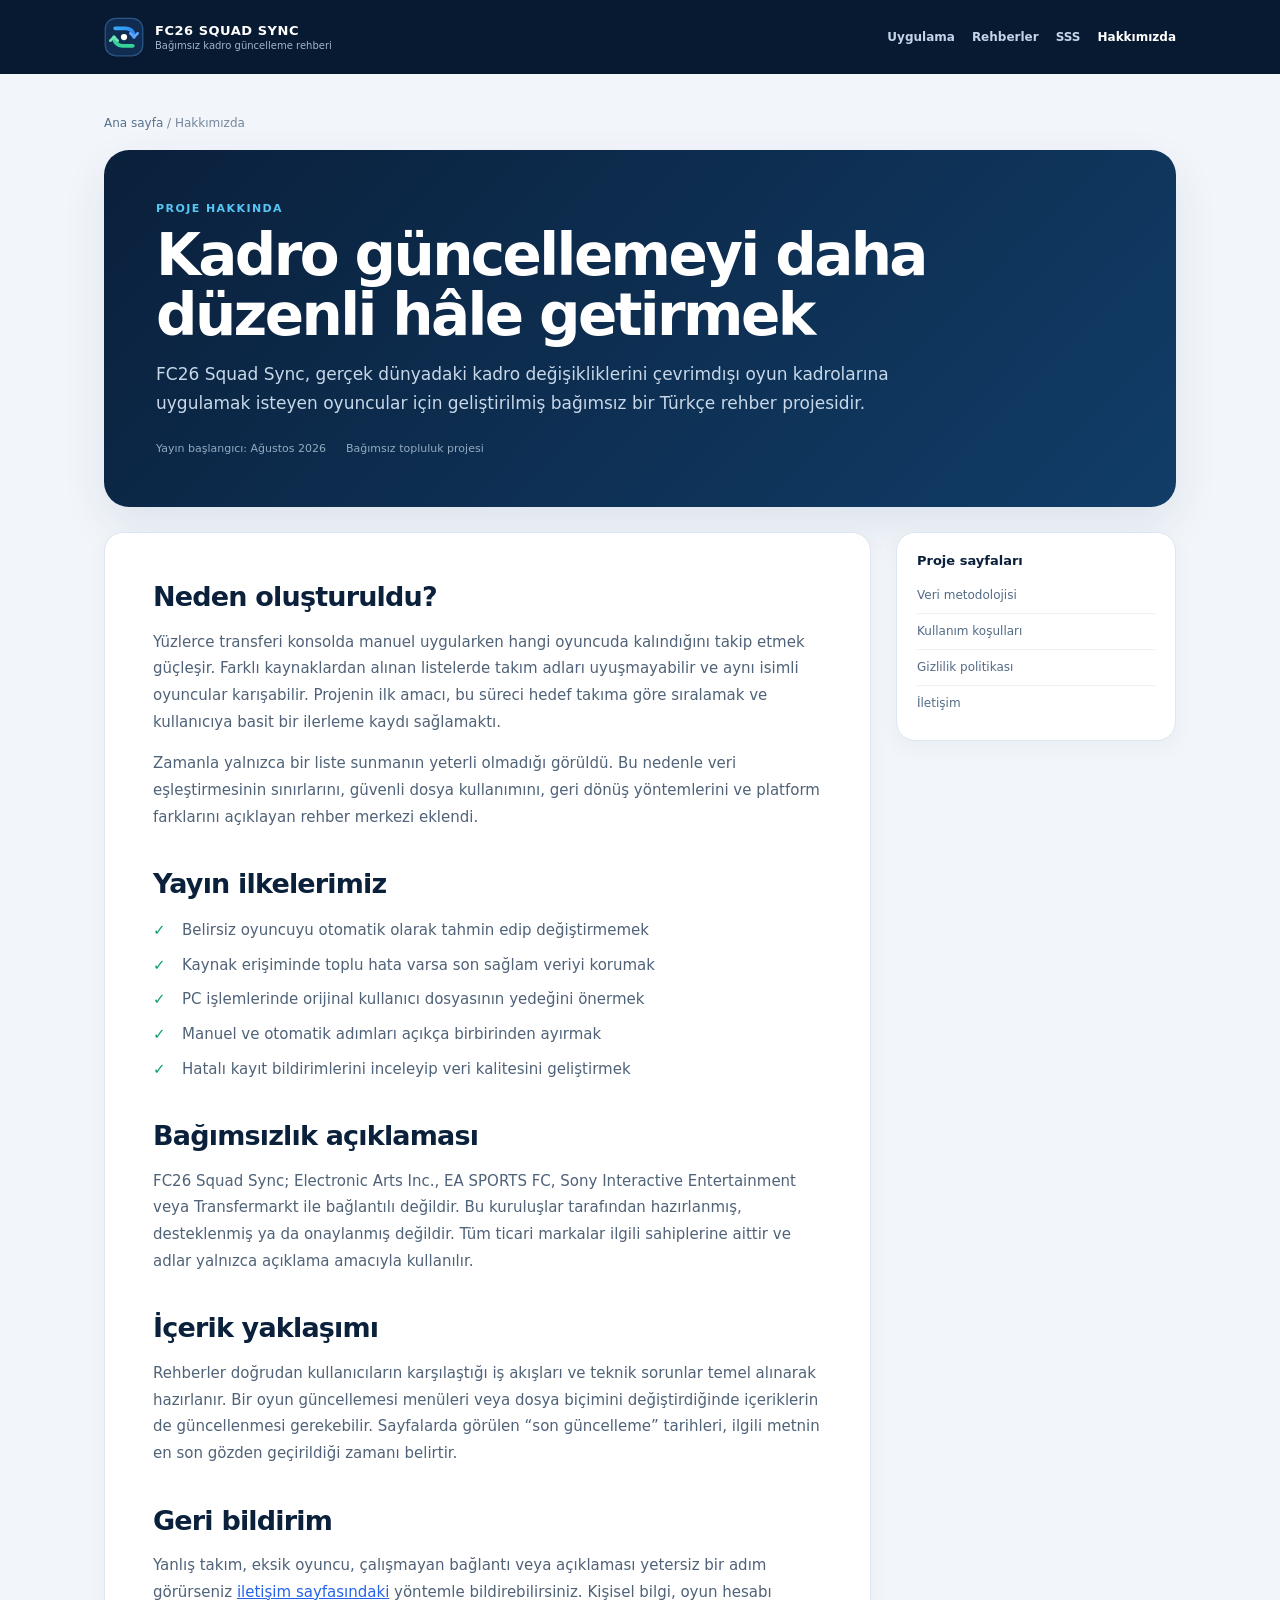
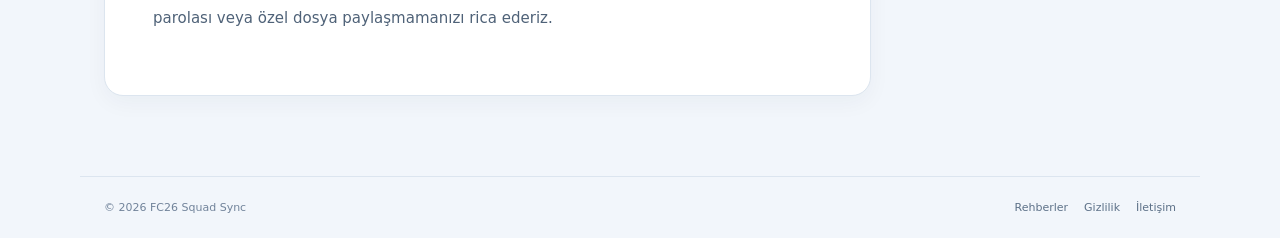
<file: docs/hakkimizda.html>
<!doctype html><html lang="tr"><head><meta charset="utf-8"><meta name="viewport" content="width=device-width,initial-scale=1"><meta name="description" content="FC26 Squad Sync projesinin amacı, çalışma ilkeleri, bağımsızlık açıklaması ve yayın yaklaşımı."><meta name="google-adsense-account" content="ca-pub-9303540424921408"><title>Hakkımızda | FC26 Squad Sync</title><link rel="canonical" href="https://bunyaminbayraktar.github.io/hakkimizda.html"><link rel="icon" href="./favicon.svg" type="image/svg+xml"><link rel="stylesheet" href="./content.css"><script async src="https://pagead2.googlesyndication.com/pagead/js/adsbygoogle.js?client=ca-pub-9303540424921408" crossorigin="anonymous"></script></head><body>
<header class="content-header"><div class="content-header-inner"><a class="content-brand" href="./"><img src="./logo.svg" alt=""><div><strong>FC26 SQUAD SYNC</strong><span>Bağımsız kadro güncelleme rehberi</span></div></a><nav class="content-nav"><a href="./">Uygulama</a><a href="./rehberler.html">Rehberler</a><a href="./sss.html">SSS</a><a href="./hakkimizda.html" aria-current="page">Hakkımızda</a></nav></div></header>
<main class="article-shell"><div class="breadcrumb"><a href="./">Ana sayfa</a> / Hakkımızda</div><header class="article-hero"><div class="eyebrow">PROJE HAKKINDA</div><h1>Kadro güncellemeyi daha düzenli hâle getirmek</h1><p>FC26 Squad Sync, gerçek dünyadaki kadro değişikliklerini çevrimdışı oyun kadrolarına uygulamak isteyen oyuncular için geliştirilmiş bağımsız bir Türkçe rehber projesidir.</p><div class="article-meta"><span>Yayın başlangıcı: Ağustos 2026</span><span>Bağımsız topluluk projesi</span></div></header>
<div class="article-layout"><article class="article-card"><h2>Neden oluşturuldu?</h2><p>Yüzlerce transferi konsolda manuel uygularken hangi oyuncuda kalındığını takip etmek güçleşir. Farklı kaynaklardan alınan listelerde takım adları uyuşmayabilir ve aynı isimli oyuncular karışabilir. Projenin ilk amacı, bu süreci hedef takıma göre sıralamak ve kullanıcıya basit bir ilerleme kaydı sağlamaktı.</p><p>Zamanla yalnızca bir liste sunmanın yeterli olmadığı görüldü. Bu nedenle veri eşleştirmesinin sınırlarını, güvenli dosya kullanımını, geri dönüş yöntemlerini ve platform farklarını açıklayan rehber merkezi eklendi.</p><h2>Yayın ilkelerimiz</h2><ul class="checklist"><li>Belirsiz oyuncuyu otomatik olarak tahmin edip değiştirmemek</li><li>Kaynak erişiminde toplu hata varsa son sağlam veriyi korumak</li><li>PC işlemlerinde orijinal kullanıcı dosyasının yedeğini önermek</li><li>Manuel ve otomatik adımları açıkça birbirinden ayırmak</li><li>Hatalı kayıt bildirimlerini inceleyip veri kalitesini geliştirmek</li></ul><h2>Bağımsızlık açıklaması</h2><p>FC26 Squad Sync; Electronic Arts Inc., EA SPORTS FC, Sony Interactive Entertainment veya Transfermarkt ile bağlantılı değildir. Bu kuruluşlar tarafından hazırlanmış, desteklenmiş ya da onaylanmış değildir. Tüm ticari markalar ilgili sahiplerine aittir ve adlar yalnızca açıklama amacıyla kullanılır.</p><h2>İçerik yaklaşımı</h2><p>Rehberler doğrudan kullanıcıların karşılaştığı iş akışları ve teknik sorunlar temel alınarak hazırlanır. Bir oyun güncellemesi menüleri veya dosya biçimini değiştirdiğinde içeriklerin de güncellenmesi gerekebilir. Sayfalarda görülen “son güncelleme” tarihleri, ilgili metnin en son gözden geçirildiği zamanı belirtir.</p><h2>Geri bildirim</h2><p>Yanlış takım, eksik oyuncu, çalışmayan bağlantı veya açıklaması yetersiz bir adım görürseniz <a href="./iletisim.html">iletişim sayfasındaki</a> yöntemle bildirebilirsiniz. Kişisel bilgi, oyun hesabı parolası veya özel dosya paylaşmamanızı rica ederiz.</p></article><aside class="side-card"><strong>Proje sayfaları</strong><a href="./veri-metodolojisi.html">Veri metodolojisi</a><a href="./kullanim-kosullari.html">Kullanım koşulları</a><a href="./privacy.html">Gizlilik politikası</a><a href="./iletisim.html">İletişim</a></aside></div></main><footer class="article-footer"><span>© 2026 FC26 Squad Sync</span><nav><a href="./rehberler.html">Rehberler</a><a href="./privacy.html">Gizlilik</a><a href="./iletisim.html">İletişim</a></nav></footer></body></html>
</file>
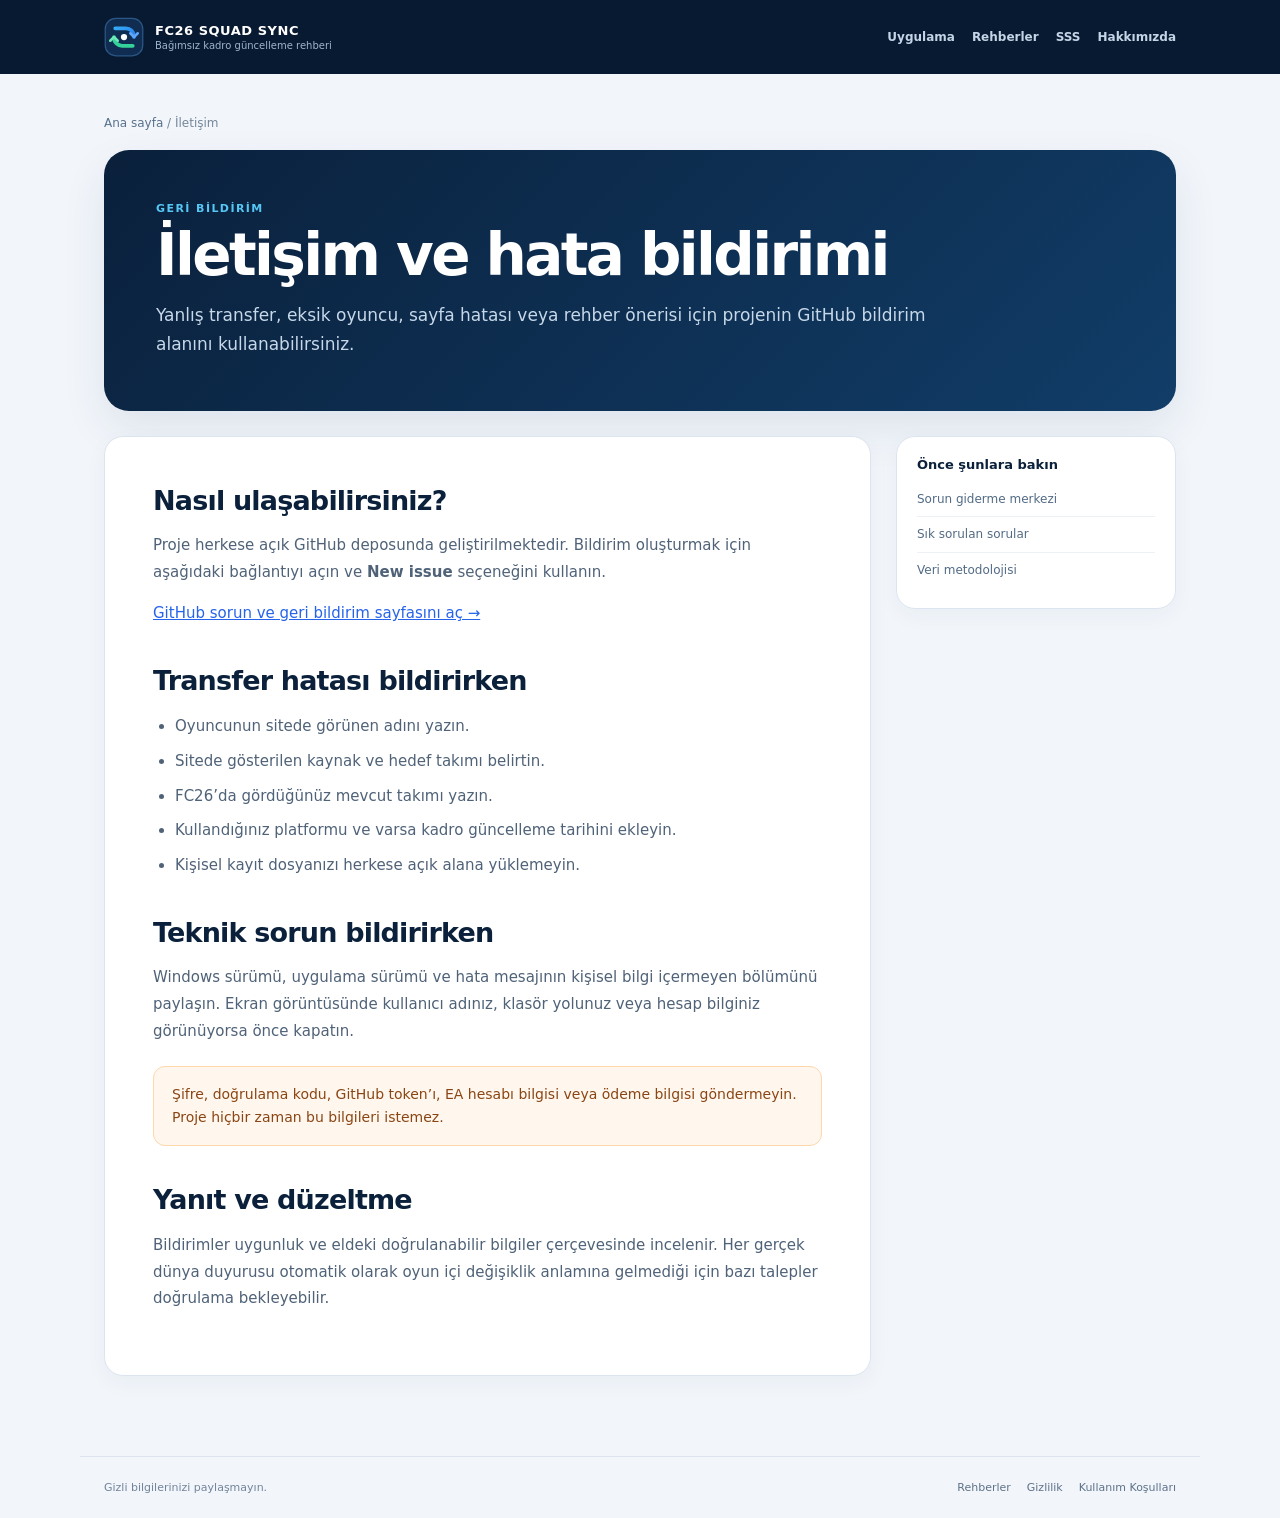
<file: docs/iletisim.html>
<!doctype html><html lang="tr"><head><meta charset="utf-8"><meta name="viewport" content="width=device-width,initial-scale=1"><meta name="description" content="FC26 Squad Sync hata bildirimi, içerik düzeltmesi ve iletişim kanalları."><meta name="google-adsense-account" content="ca-pub-9303540424921408"><title>İletişim | FC26 Squad Sync</title><link rel="canonical" href="https://bunyaminbayraktar.github.io/iletisim.html"><link rel="icon" href="./favicon.svg" type="image/svg+xml"><link rel="stylesheet" href="./content.css"><script async src="https://pagead2.googlesyndication.com/pagead/js/adsbygoogle.js?client=ca-pub-9303540424921408" crossorigin="anonymous"></script></head><body>
<header class="content-header"><div class="content-header-inner"><a class="content-brand" href="./"><img src="./logo.svg" alt=""><div><strong>FC26 SQUAD SYNC</strong><span>Bağımsız kadro güncelleme rehberi</span></div></a><nav class="content-nav"><a href="./">Uygulama</a><a href="./rehberler.html">Rehberler</a><a href="./sss.html">SSS</a><a href="./hakkimizda.html">Hakkımızda</a></nav></div></header>
<main class="article-shell"><div class="breadcrumb"><a href="./">Ana sayfa</a> / İletişim</div><header class="article-hero"><div class="eyebrow">GERİ BİLDİRİM</div><h1>İletişim ve hata bildirimi</h1><p>Yanlış transfer, eksik oyuncu, sayfa hatası veya rehber önerisi için projenin GitHub bildirim alanını kullanabilirsiniz.</p></header><div class="article-layout"><article class="article-card"><h2>Nasıl ulaşabilirsiniz?</h2><p>Proje herkese açık GitHub deposunda geliştirilmektedir. Bildirim oluşturmak için aşağıdaki bağlantıyı açın ve <strong>New issue</strong> seçeneğini kullanın.</p><p><a href="https://github.com/BunyaminBayraktar/bunyaminbayraktar.github.io/issues" target="_blank" rel="noopener noreferrer">GitHub sorun ve geri bildirim sayfasını aç →</a></p><h2>Transfer hatası bildirirken</h2><ul><li>Oyuncunun sitede görünen adını yazın.</li><li>Sitede gösterilen kaynak ve hedef takımı belirtin.</li><li>FC26’da gördüğünüz mevcut takımı yazın.</li><li>Kullandığınız platformu ve varsa kadro güncelleme tarihini ekleyin.</li><li>Kişisel kayıt dosyanızı herkese açık alana yüklemeyin.</li></ul><h2>Teknik sorun bildirirken</h2><p>Windows sürümü, uygulama sürümü ve hata mesajının kişisel bilgi içermeyen bölümünü paylaşın. Ekran görüntüsünde kullanıcı adınız, klasör yolunuz veya hesap bilginiz görünüyorsa önce kapatın.</p><div class="warning">Şifre, doğrulama kodu, GitHub token’ı, EA hesabı bilgisi veya ödeme bilgisi göndermeyin. Proje hiçbir zaman bu bilgileri istemez.</div><h2>Yanıt ve düzeltme</h2><p>Bildirimler uygunluk ve eldeki doğrulanabilir bilgiler çerçevesinde incelenir. Her gerçek dünya duyurusu otomatik olarak oyun içi değişiklik anlamına gelmediği için bazı talepler doğrulama bekleyebilir.</p></article><aside class="side-card"><strong>Önce şunlara bakın</strong><a href="./sorun-giderme.html">Sorun giderme merkezi</a><a href="./sss.html">Sık sorulan sorular</a><a href="./veri-metodolojisi.html">Veri metodolojisi</a></aside></div></main><footer class="article-footer"><span>Gizli bilgilerinizi paylaşmayın.</span><nav><a href="./rehberler.html">Rehberler</a><a href="./privacy.html">Gizlilik</a><a href="./kullanim-kosullari.html">Kullanım Koşulları</a></nav></footer></body></html>
</file>
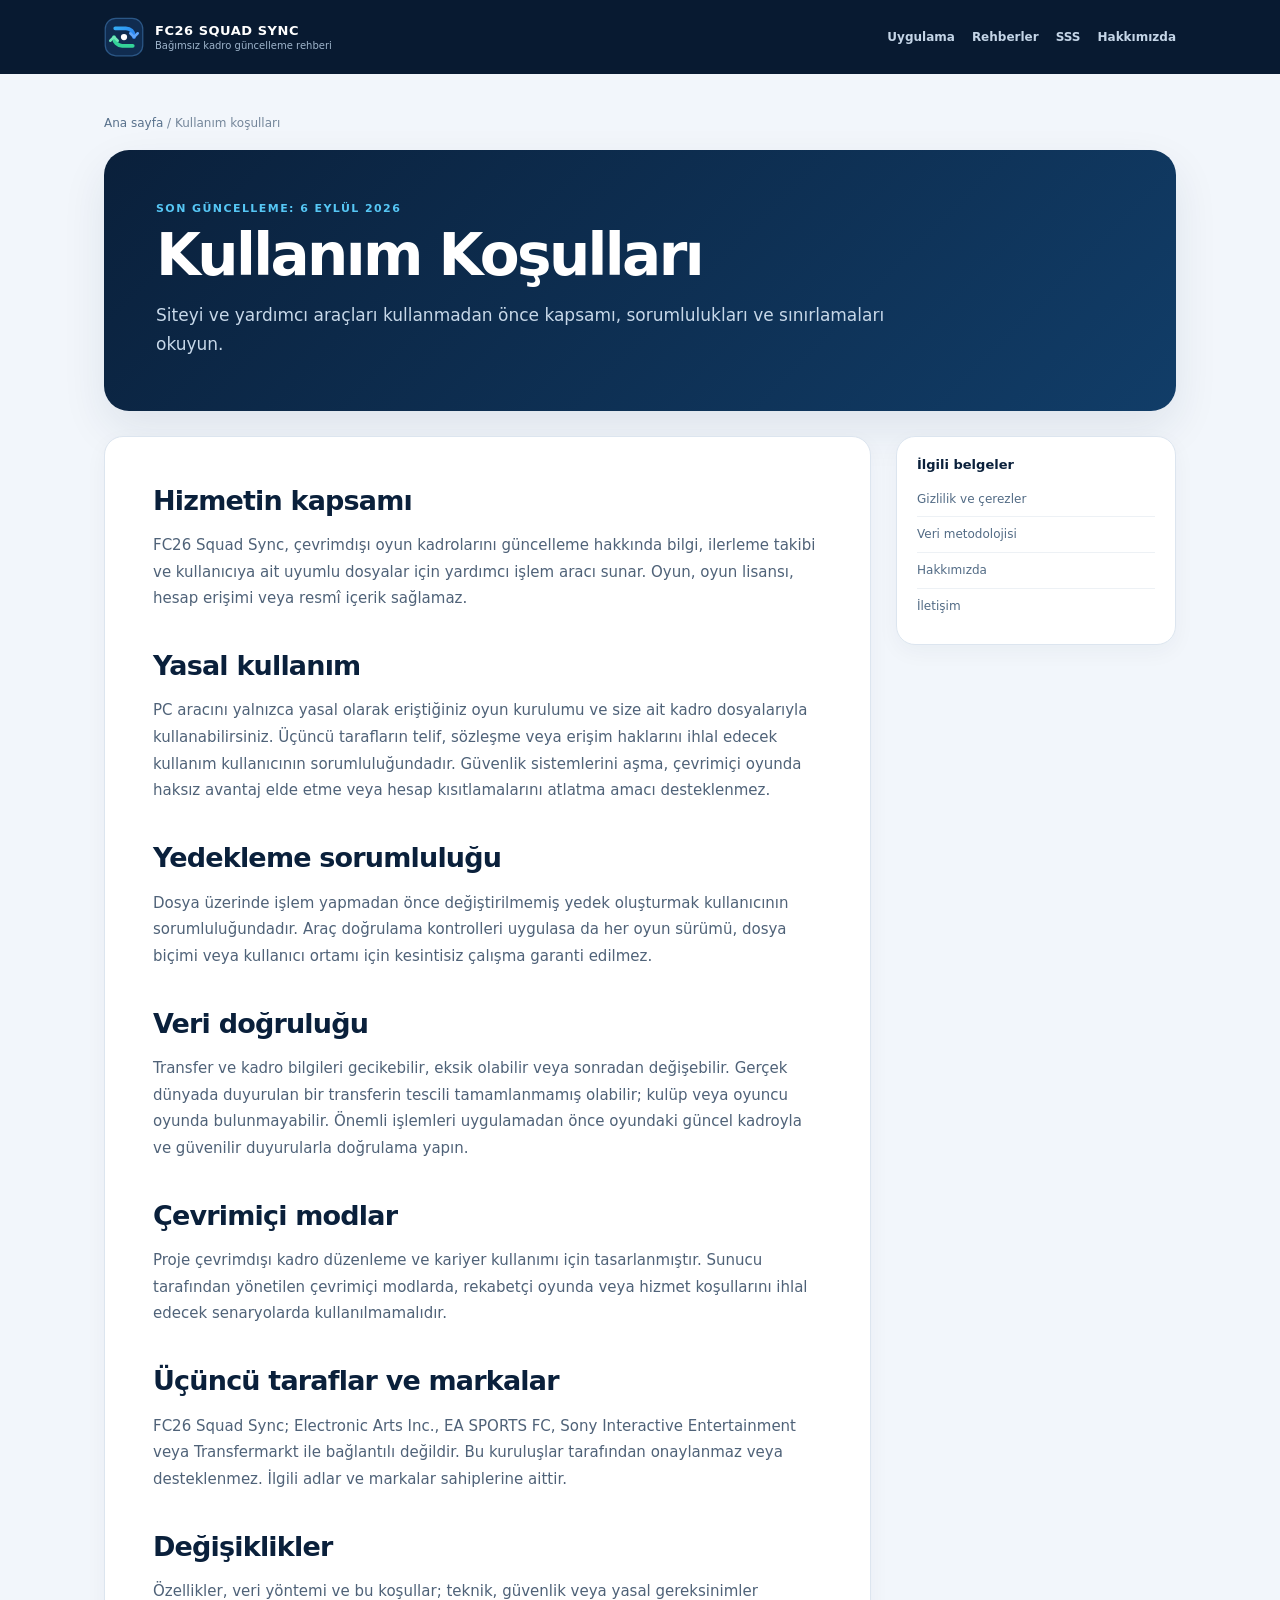
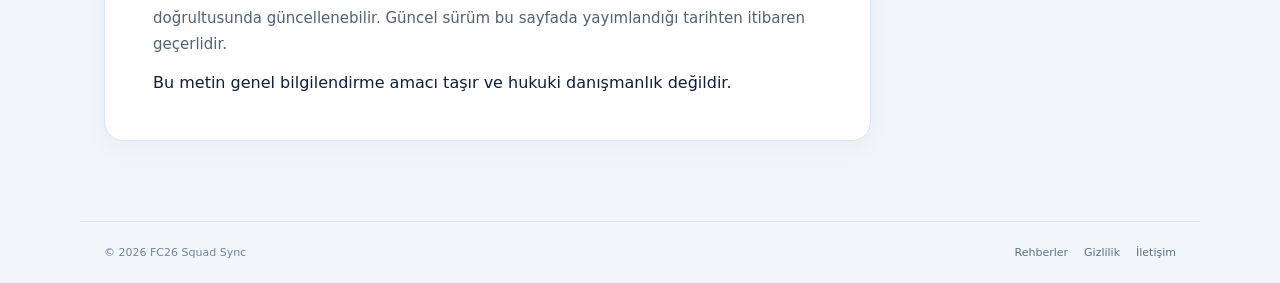
<file: docs/kullanim-kosullari.html>
<!doctype html><html lang="tr"><head><meta charset="utf-8"><meta name="viewport" content="width=device-width,initial-scale=1"><meta name="description" content="FC26 Squad Sync kullanım koşulları, bağımsızlık, sorumluluk ve güvenli kullanım ilkeleri."><meta name="google-adsense-account" content="ca-pub-9303540424921408"><title>Kullanım Koşulları | FC26 Squad Sync</title><link rel="canonical" href="https://bunyaminbayraktar.github.io/kullanim-kosullari.html"><link rel="icon" href="./favicon.svg" type="image/svg+xml"><link rel="stylesheet" href="./content.css"><script async src="https://pagead2.googlesyndication.com/pagead/js/adsbygoogle.js?client=ca-pub-9303540424921408" crossorigin="anonymous"></script></head><body>
<header class="content-header"><div class="content-header-inner"><a class="content-brand" href="./"><img src="./logo.svg" alt=""><div><strong>FC26 SQUAD SYNC</strong><span>Bağımsız kadro güncelleme rehberi</span></div></a><nav class="content-nav"><a href="./">Uygulama</a><a href="./rehberler.html">Rehberler</a><a href="./sss.html">SSS</a><a href="./hakkimizda.html">Hakkımızda</a></nav></div></header>
<main class="article-shell"><div class="breadcrumb"><a href="./">Ana sayfa</a> / Kullanım koşulları</div><header class="article-hero"><div class="eyebrow">SON GÜNCELLEME: 6 EYLÜL 2026</div><h1>Kullanım Koşulları</h1><p>Siteyi ve yardımcı araçları kullanmadan önce kapsamı, sorumlulukları ve sınırlamaları okuyun.</p></header><div class="article-layout"><article class="article-card"><h2>Hizmetin kapsamı</h2><p>FC26 Squad Sync, çevrimdışı oyun kadrolarını güncelleme hakkında bilgi, ilerleme takibi ve kullanıcıya ait uyumlu dosyalar için yardımcı işlem aracı sunar. Oyun, oyun lisansı, hesap erişimi veya resmî içerik sağlamaz.</p><h2>Yasal kullanım</h2><p>PC aracını yalnızca yasal olarak eriştiğiniz oyun kurulumu ve size ait kadro dosyalarıyla kullanabilirsiniz. Üçüncü tarafların telif, sözleşme veya erişim haklarını ihlal edecek kullanım kullanıcının sorumluluğundadır. Güvenlik sistemlerini aşma, çevrimiçi oyunda haksız avantaj elde etme veya hesap kısıtlamalarını atlatma amacı desteklenmez.</p><h2>Yedekleme sorumluluğu</h2><p>Dosya üzerinde işlem yapmadan önce değiştirilmemiş yedek oluşturmak kullanıcının sorumluluğundadır. Araç doğrulama kontrolleri uygulasa da her oyun sürümü, dosya biçimi veya kullanıcı ortamı için kesintisiz çalışma garanti edilmez.</p><h2>Veri doğruluğu</h2><p>Transfer ve kadro bilgileri gecikebilir, eksik olabilir veya sonradan değişebilir. Gerçek dünyada duyurulan bir transferin tescili tamamlanmamış olabilir; kulüp veya oyuncu oyunda bulunmayabilir. Önemli işlemleri uygulamadan önce oyundaki güncel kadroyla ve güvenilir duyurularla doğrulama yapın.</p><h2>Çevrimiçi modlar</h2><p>Proje çevrimdışı kadro düzenleme ve kariyer kullanımı için tasarlanmıştır. Sunucu tarafından yönetilen çevrimiçi modlarda, rekabetçi oyunda veya hizmet koşullarını ihlal edecek senaryolarda kullanılmamalıdır.</p><h2>Üçüncü taraflar ve markalar</h2><p>FC26 Squad Sync; Electronic Arts Inc., EA SPORTS FC, Sony Interactive Entertainment veya Transfermarkt ile bağlantılı değildir. Bu kuruluşlar tarafından onaylanmaz veya desteklenmez. İlgili adlar ve markalar sahiplerine aittir.</p><h2>Değişiklikler</h2><p>Özellikler, veri yöntemi ve bu koşullar; teknik, güvenlik veya yasal gereksinimler doğrultusunda güncellenebilir. Güncel sürüm bu sayfada yayımlandığı tarihten itibaren geçerlidir.</p><div class="legal-note">Bu metin genel bilgilendirme amacı taşır ve hukuki danışmanlık değildir.</div></article><aside class="side-card"><strong>İlgili belgeler</strong><a href="./privacy.html">Gizlilik ve çerezler</a><a href="./veri-metodolojisi.html">Veri metodolojisi</a><a href="./hakkimizda.html">Hakkımızda</a><a href="./iletisim.html">İletişim</a></aside></div></main><footer class="article-footer"><span>© 2026 FC26 Squad Sync</span><nav><a href="./rehberler.html">Rehberler</a><a href="./privacy.html">Gizlilik</a><a href="./iletisim.html">İletişim</a></nav></footer></body></html>
</file>
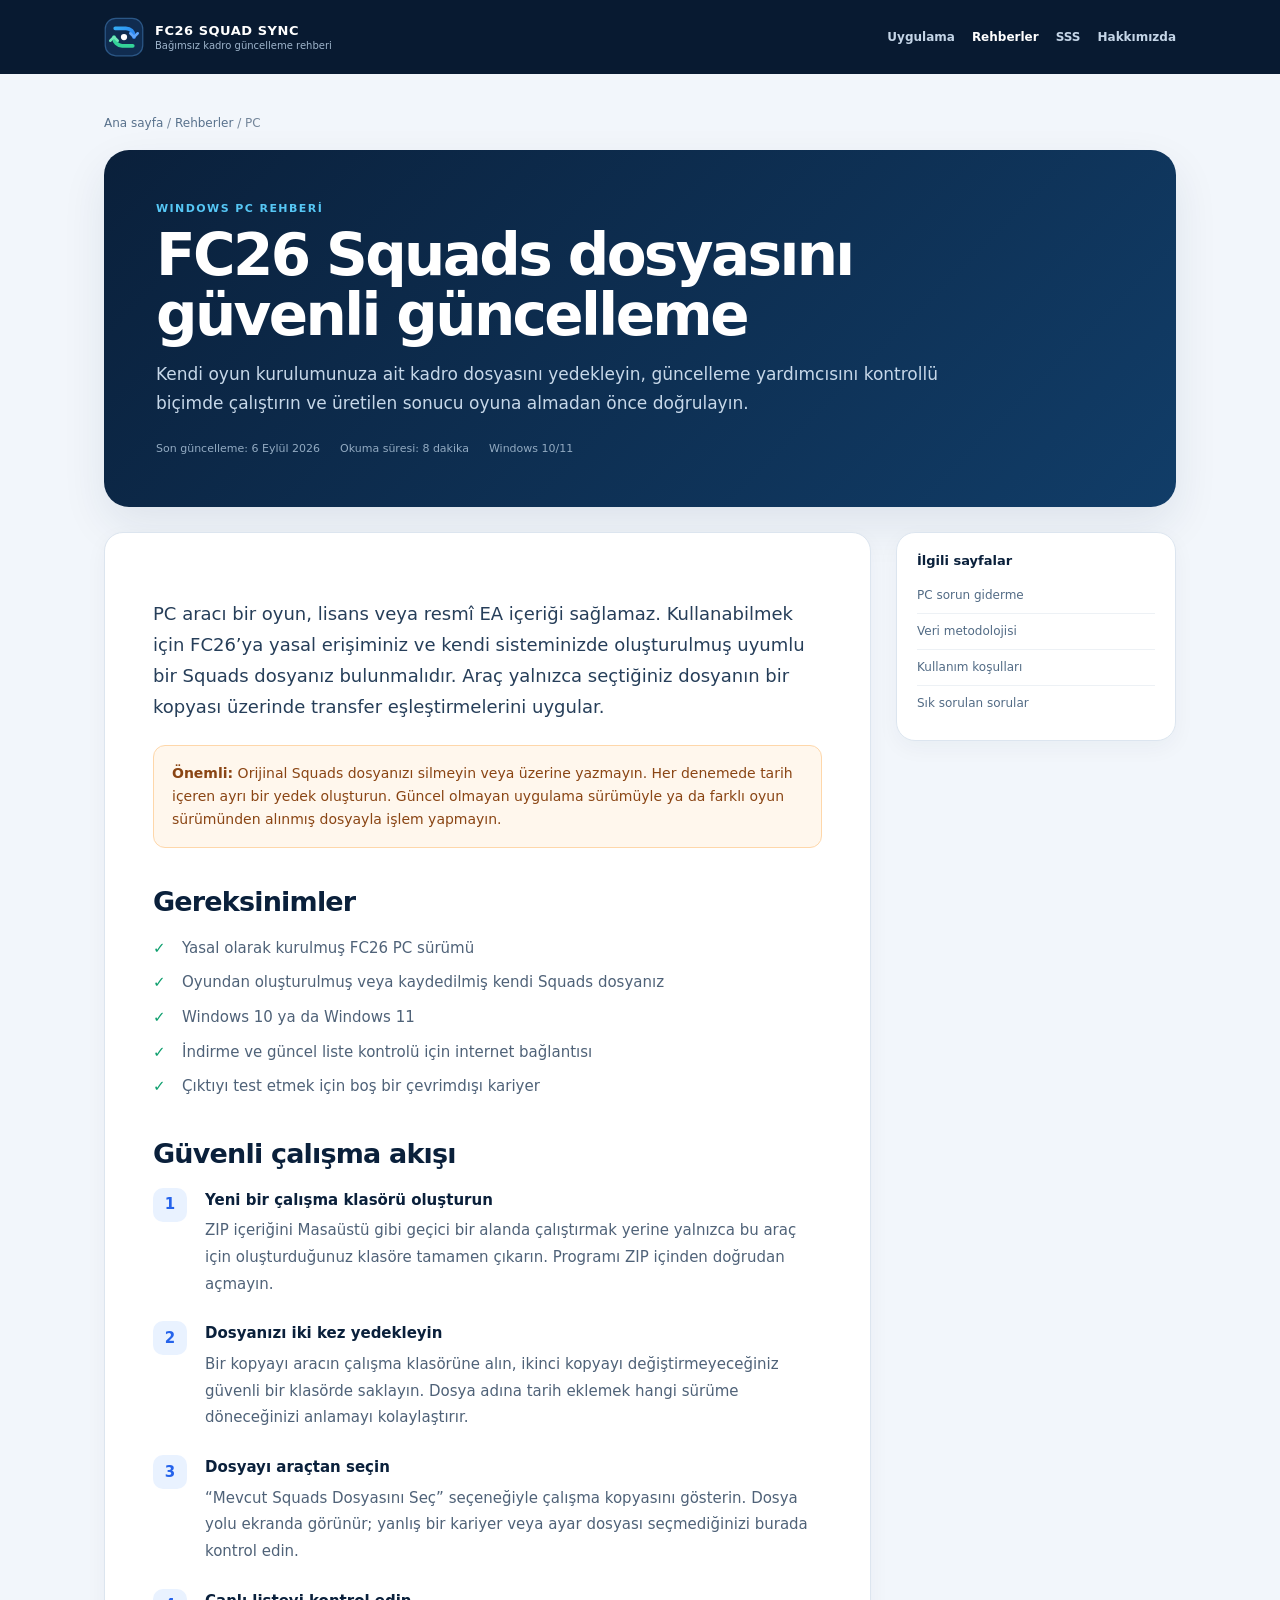
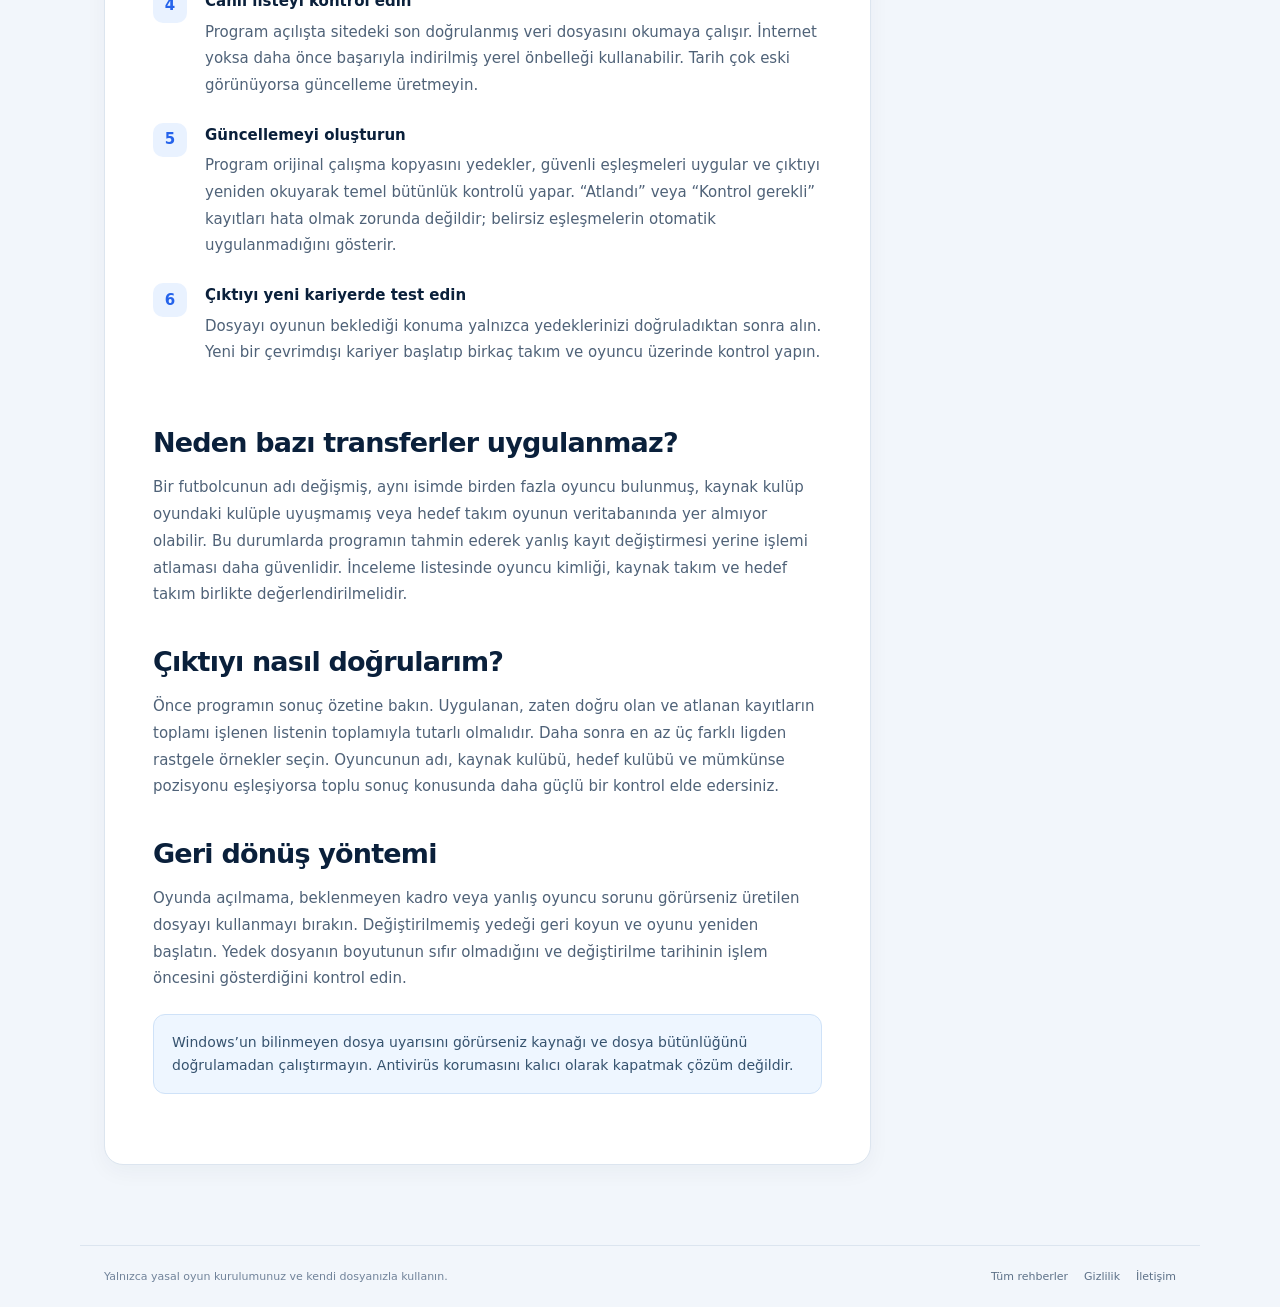
<file: docs/pc-kadro-guncelleme.html>
<!doctype html>
<html lang="tr"><head>
  <meta charset="utf-8"><meta name="viewport" content="width=device-width,initial-scale=1"><meta name="description" content="FC26 PC Squads dosyasını yedekleyerek kadro güncelleme, çıktı doğrulama ve güvenli geri dönüş rehberi.">
  <meta name="google-adsense-account" content="ca-pub-9303540424921408"><title>FC26 PC Kadro Güncelleme Rehberi</title><link rel="canonical" href="https://bunyaminbayraktar.github.io/pc-kadro-guncelleme.html"><link rel="icon" href="./favicon.svg" type="image/svg+xml"><link rel="stylesheet" href="./content.css"><script async src="https://pagead2.googlesyndication.com/pagead/js/adsbygoogle.js?client=ca-pub-9303540424921408" crossorigin="anonymous"></script>
</head><body>
<header class="content-header"><div class="content-header-inner"><a class="content-brand" href="./"><img src="./logo.svg" alt=""><div><strong>FC26 SQUAD SYNC</strong><span>Bağımsız kadro güncelleme rehberi</span></div></a><nav class="content-nav"><a href="./">Uygulama</a><a href="./rehberler.html" aria-current="page">Rehberler</a><a href="./sss.html">SSS</a><a href="./hakkimizda.html">Hakkımızda</a></nav></div></header>
<main class="article-shell"><div class="breadcrumb"><a href="./">Ana sayfa</a> / <a href="./rehberler.html">Rehberler</a> / PC</div><header class="article-hero"><div class="eyebrow">WINDOWS PC REHBERİ</div><h1>FC26 Squads dosyasını güvenli güncelleme</h1><p>Kendi oyun kurulumunuza ait kadro dosyasını yedekleyin, güncelleme yardımcısını kontrollü biçimde çalıştırın ve üretilen sonucu oyuna almadan önce doğrulayın.</p><div class="article-meta"><span>Son güncelleme: 6 Eylül 2026</span><span>Okuma süresi: 8 dakika</span><span>Windows 10/11</span></div></header>
<div class="article-layout"><article class="article-card">
  <p class="lead">PC aracı bir oyun, lisans veya resmî EA içeriği sağlamaz. Kullanabilmek için FC26’ya yasal erişiminiz ve kendi sisteminizde oluşturulmuş uyumlu bir Squads dosyanız bulunmalıdır. Araç yalnızca seçtiğiniz dosyanın bir kopyası üzerinde transfer eşleştirmelerini uygular.</p>
  <div class="warning"><strong>Önemli:</strong> Orijinal Squads dosyanızı silmeyin veya üzerine yazmayın. Her denemede tarih içeren ayrı bir yedek oluşturun. Güncel olmayan uygulama sürümüyle ya da farklı oyun sürümünden alınmış dosyayla işlem yapmayın.</div>
  <h2>Gereksinimler</h2><ul class="checklist"><li>Yasal olarak kurulmuş FC26 PC sürümü</li><li>Oyundan oluşturulmuş veya kaydedilmiş kendi Squads dosyanız</li><li>Windows 10 ya da Windows 11</li><li>İndirme ve güncel liste kontrolü için internet bağlantısı</li><li>Çıktıyı test etmek için boş bir çevrimdışı kariyer</li></ul>
  <h2>Güvenli çalışma akışı</h2><ol class="steps"><li><strong>Yeni bir çalışma klasörü oluşturun</strong>ZIP içeriğini Masaüstü gibi geçici bir alanda çalıştırmak yerine yalnızca bu araç için oluşturduğunuz klasöre tamamen çıkarın. Programı ZIP içinden doğrudan açmayın.</li><li><strong>Dosyanızı iki kez yedekleyin</strong>Bir kopyayı aracın çalışma klasörüne alın, ikinci kopyayı değiştirmeyeceğiniz güvenli bir klasörde saklayın. Dosya adına tarih eklemek hangi sürüme döneceğinizi anlamayı kolaylaştırır.</li><li><strong>Dosyayı araçtan seçin</strong>“Mevcut Squads Dosyasını Seç” seçeneğiyle çalışma kopyasını gösterin. Dosya yolu ekranda görünür; yanlış bir kariyer veya ayar dosyası seçmediğinizi burada kontrol edin.</li><li><strong>Canlı listeyi kontrol edin</strong>Program açılışta sitedeki son doğrulanmış veri dosyasını okumaya çalışır. İnternet yoksa daha önce başarıyla indirilmiş yerel önbelleği kullanabilir. Tarih çok eski görünüyorsa güncelleme üretmeyin.</li><li><strong>Güncellemeyi oluşturun</strong>Program orijinal çalışma kopyasını yedekler, güvenli eşleşmeleri uygular ve çıktıyı yeniden okuyarak temel bütünlük kontrolü yapar. “Atlandı” veya “Kontrol gerekli” kayıtları hata olmak zorunda değildir; belirsiz eşleşmelerin otomatik uygulanmadığını gösterir.</li><li><strong>Çıktıyı yeni kariyerde test edin</strong>Dosyayı oyunun beklediği konuma yalnızca yedeklerinizi doğruladıktan sonra alın. Yeni bir çevrimdışı kariyer başlatıp birkaç takım ve oyuncu üzerinde kontrol yapın.</li></ol>
  <h2>Neden bazı transferler uygulanmaz?</h2><p>Bir futbolcunun adı değişmiş, aynı isimde birden fazla oyuncu bulunmuş, kaynak kulüp oyundaki kulüple uyuşmamış veya hedef takım oyunun veritabanında yer almıyor olabilir. Bu durumlarda programın tahmin ederek yanlış kayıt değiştirmesi yerine işlemi atlaması daha güvenlidir. İnceleme listesinde oyuncu kimliği, kaynak takım ve hedef takım birlikte değerlendirilmelidir.</p>
  <h2>Çıktıyı nasıl doğrularım?</h2><p>Önce programın sonuç özetine bakın. Uygulanan, zaten doğru olan ve atlanan kayıtların toplamı işlenen listenin toplamıyla tutarlı olmalıdır. Daha sonra en az üç farklı ligden rastgele örnekler seçin. Oyuncunun adı, kaynak kulübü, hedef kulübü ve mümkünse pozisyonu eşleşiyorsa toplu sonuç konusunda daha güçlü bir kontrol elde edersiniz.</p>
  <h2>Geri dönüş yöntemi</h2><p>Oyunda açılmama, beklenmeyen kadro veya yanlış oyuncu sorunu görürseniz üretilen dosyayı kullanmayı bırakın. Değiştirilmemiş yedeği geri koyun ve oyunu yeniden başlatın. Yedek dosyanın boyutunun sıfır olmadığını ve değiştirilme tarihinin işlem öncesini gösterdiğini kontrol edin.</p>
  <div class="note">Windows’un bilinmeyen dosya uyarısını görürseniz kaynağı ve dosya bütünlüğünü doğrulamadan çalıştırmayın. Antivirüs korumasını kalıcı olarak kapatmak çözüm değildir.</div>
</article><aside class="side-card"><strong>İlgili sayfalar</strong><a href="./sorun-giderme.html">PC sorun giderme</a><a href="./veri-metodolojisi.html">Veri metodolojisi</a><a href="./kullanim-kosullari.html">Kullanım koşulları</a><a href="./sss.html">Sık sorulan sorular</a></aside></div></main>
<footer class="article-footer"><span>Yalnızca yasal oyun kurulumunuz ve kendi dosyanızla kullanın.</span><nav><a href="./rehberler.html">Tüm rehberler</a><a href="./privacy.html">Gizlilik</a><a href="./iletisim.html">İletişim</a></nav></footer></body></html>
</file>
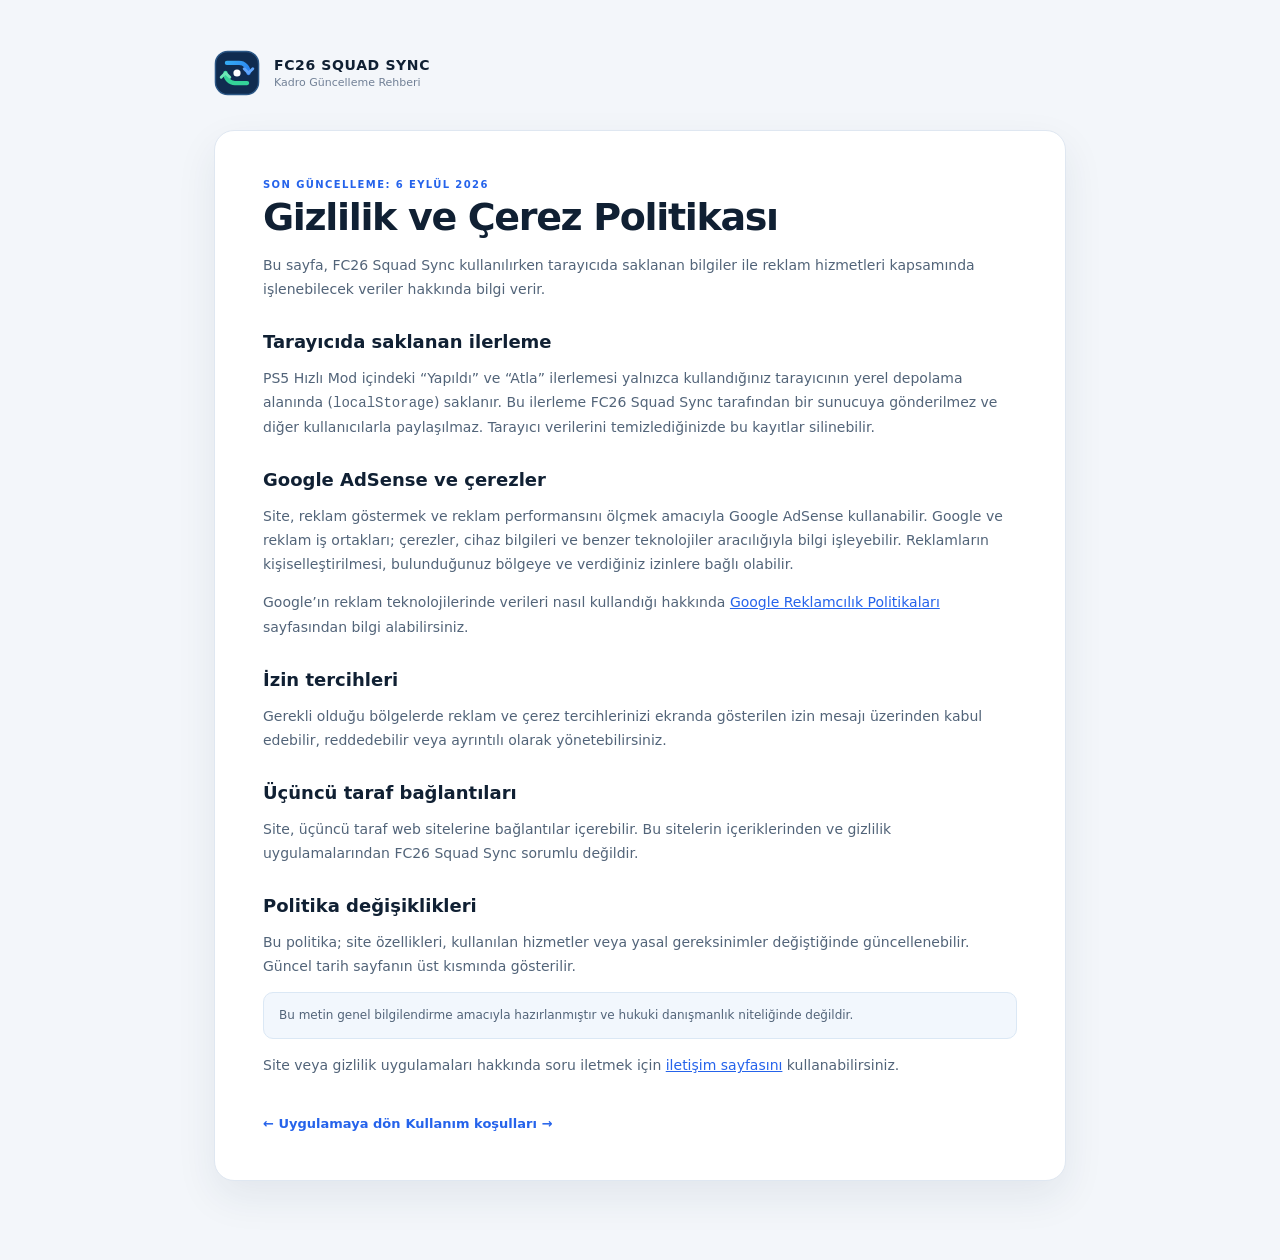
<file: docs/privacy.html>
<!doctype html>
<html lang="tr">
<head>
  <meta charset="utf-8">
  <meta name="viewport" content="width=device-width,initial-scale=1">
  <meta name="theme-color" content="#081a31">
  <meta name="description" content="FC26 Squad Sync gizlilik ve çerez politikası">
  <meta name="google-adsense-account" content="ca-pub-9303540424921408">
  <title>Gizlilik ve Çerez Politikası — FC26 Squad Sync</title>
  <link rel="canonical" href="https://bunyaminbayraktar.github.io/privacy.html">
  <link rel="icon" href="./favicon.svg" type="image/svg+xml">
  <link rel="stylesheet" href="./styles.css">
  <script async src="https://pagead2.googlesyndication.com/pagead/js/adsbygoogle.js?client=ca-pub-9303540424921408" crossorigin="anonymous"></script>
</head>
<body>
  <main class="legal-page">
    <header class="legal-header">
      <img src="./logo.svg" alt="" width="46" height="46">
      <div><strong>FC26 SQUAD SYNC</strong><span>Kadro Güncelleme Rehberi</span></div>
    </header>

    <article class="legal-card">
      <div class="eyebrow">SON GÜNCELLEME: 6 EYLÜL 2026</div>
      <h1>Gizlilik ve Çerez Politikası</h1>
      <p>Bu sayfa, FC26 Squad Sync kullanılırken tarayıcıda saklanan bilgiler ile reklam hizmetleri kapsamında işlenebilecek veriler hakkında bilgi verir.</p>

      <h2>Tarayıcıda saklanan ilerleme</h2>
      <p>PS5 Hızlı Mod içindeki “Yapıldı” ve “Atla” ilerlemesi yalnızca kullandığınız tarayıcının yerel depolama alanında (<code>localStorage</code>) saklanır. Bu ilerleme FC26 Squad Sync tarafından bir sunucuya gönderilmez ve diğer kullanıcılarla paylaşılmaz. Tarayıcı verilerini temizlediğinizde bu kayıtlar silinebilir.</p>

      <h2>Google AdSense ve çerezler</h2>
      <p>Site, reklam göstermek ve reklam performansını ölçmek amacıyla Google AdSense kullanabilir. Google ve reklam iş ortakları; çerezler, cihaz bilgileri ve benzer teknolojiler aracılığıyla bilgi işleyebilir. Reklamların kişiselleştirilmesi, bulunduğunuz bölgeye ve verdiğiniz izinlere bağlı olabilir.</p>
      <p>Google’ın reklam teknolojilerinde verileri nasıl kullandığı hakkında <a href="https://policies.google.com/technologies/ads" rel="noopener noreferrer" target="_blank">Google Reklamcılık Politikaları</a> sayfasından bilgi alabilirsiniz.</p>

      <h2>İzin tercihleri</h2>
      <p>Gerekli olduğu bölgelerde reklam ve çerez tercihlerinizi ekranda gösterilen izin mesajı üzerinden kabul edebilir, reddedebilir veya ayrıntılı olarak yönetebilirsiniz.</p>

      <h2>Üçüncü taraf bağlantıları</h2>
      <p>Site, üçüncü taraf web sitelerine bağlantılar içerebilir. Bu sitelerin içeriklerinden ve gizlilik uygulamalarından FC26 Squad Sync sorumlu değildir.</p>

      <h2>Politika değişiklikleri</h2>
      <p>Bu politika; site özellikleri, kullanılan hizmetler veya yasal gereksinimler değiştiğinde güncellenebilir. Güncel tarih sayfanın üst kısmında gösterilir.</p>

      <div class="legal-note">Bu metin genel bilgilendirme amacıyla hazırlanmıştır ve hukuki danışmanlık niteliğinde değildir.</div>
      <p>Site veya gizlilik uygulamaları hakkında soru iletmek için <a href="./iletisim.html">iletişim sayfasını</a> kullanabilirsiniz.</p>
      <a class="back-link" href="./">← Uygulamaya dön</a>
      <a class="back-link" href="./kullanim-kosullari.html">Kullanım koşulları →</a>
    </article>
  </main>
</body>
</html>
</file>
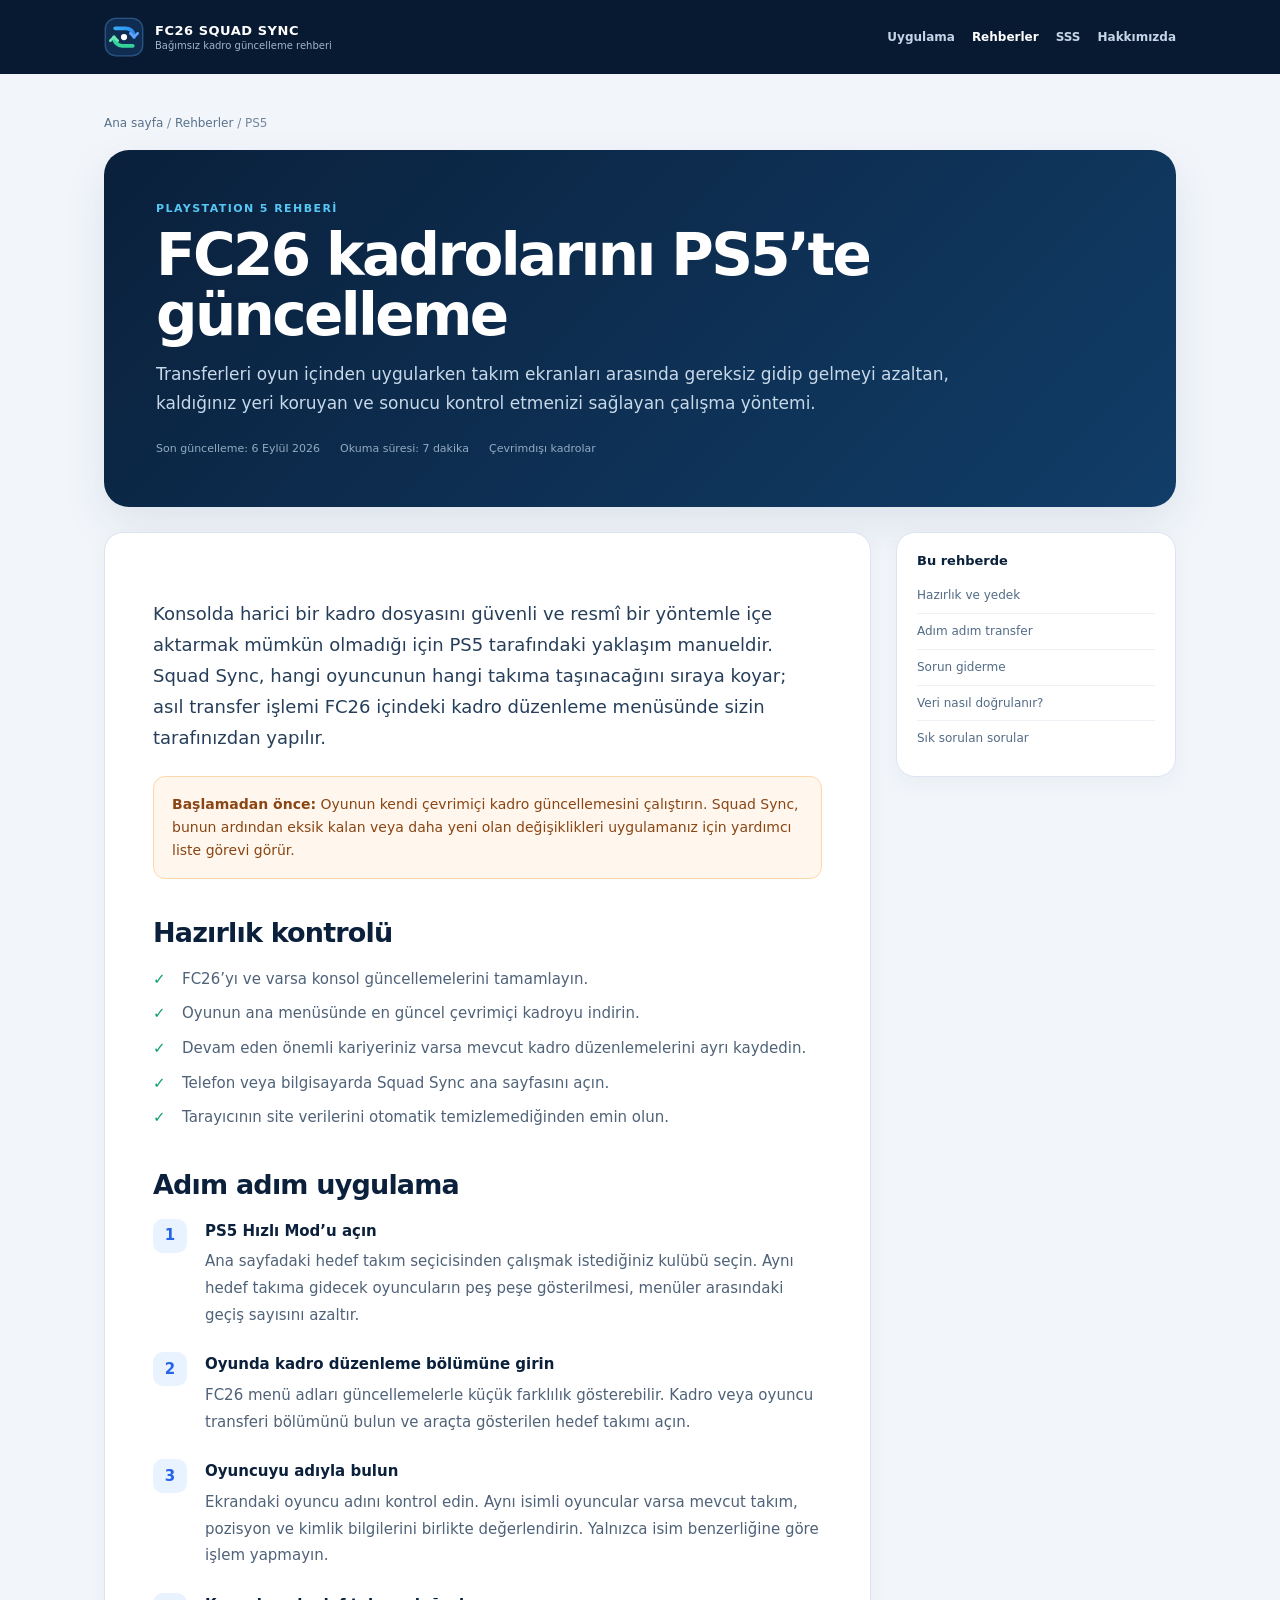
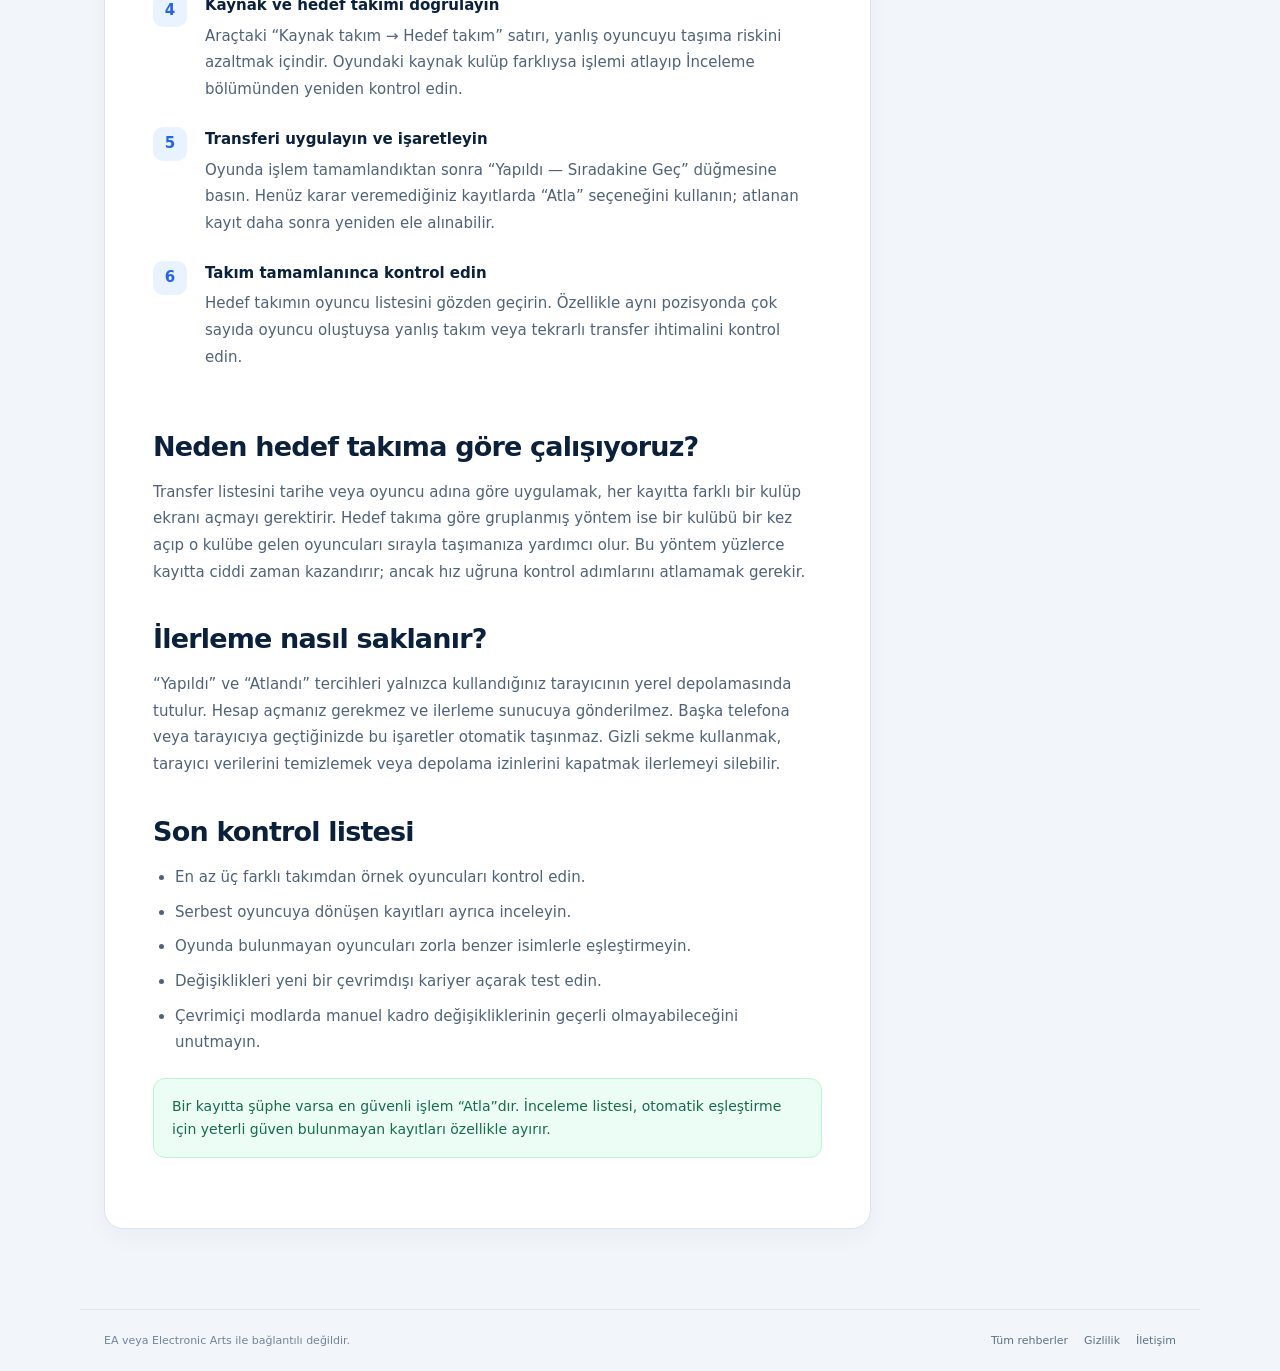
<file: docs/ps5-kadro-guncelleme.html>
<!doctype html>
<html lang="tr"><head>
  <meta charset="utf-8"><meta name="viewport" content="width=device-width,initial-scale=1">
  <meta name="description" content="FC26 PS5 kadrolarını oyun içinden güncellemek için yedekli, adım adım ve kontrollü Türkçe rehber.">
  <meta name="google-adsense-account" content="ca-pub-9303540424921408"><title>FC26 PS5 Kadro Güncelleme Rehberi</title>
  <link rel="canonical" href="https://bunyaminbayraktar.github.io/ps5-kadro-guncelleme.html"><link rel="icon" href="./favicon.svg" type="image/svg+xml"><link rel="stylesheet" href="./content.css">
  <script async src="https://pagead2.googlesyndication.com/pagead/js/adsbygoogle.js?client=ca-pub-9303540424921408" crossorigin="anonymous"></script>
</head><body>
<header class="content-header"><div class="content-header-inner"><a class="content-brand" href="./"><img src="./logo.svg" alt=""><div><strong>FC26 SQUAD SYNC</strong><span>Bağımsız kadro güncelleme rehberi</span></div></a><nav class="content-nav"><a href="./">Uygulama</a><a href="./rehberler.html" aria-current="page">Rehberler</a><a href="./sss.html">SSS</a><a href="./hakkimizda.html">Hakkımızda</a></nav></div></header>
<main class="article-shell"><div class="breadcrumb"><a href="./">Ana sayfa</a> / <a href="./rehberler.html">Rehberler</a> / PS5</div>
<header class="article-hero"><div class="eyebrow">PLAYSTATION 5 REHBERİ</div><h1>FC26 kadrolarını PS5’te güncelleme</h1><p>Transferleri oyun içinden uygularken takım ekranları arasında gereksiz gidip gelmeyi azaltan, kaldığınız yeri koruyan ve sonucu kontrol etmenizi sağlayan çalışma yöntemi.</p><div class="article-meta"><span>Son güncelleme: 6 Eylül 2026</span><span>Okuma süresi: 7 dakika</span><span>Çevrimdışı kadrolar</span></div></header>
<div class="article-layout"><article class="article-card">
  <p class="lead">Konsolda harici bir kadro dosyasını güvenli ve resmî bir yöntemle içe aktarmak mümkün olmadığı için PS5 tarafındaki yaklaşım manueldir. Squad Sync, hangi oyuncunun hangi takıma taşınacağını sıraya koyar; asıl transfer işlemi FC26 içindeki kadro düzenleme menüsünde sizin tarafınızdan yapılır.</p>
  <div class="warning"><strong>Başlamadan önce:</strong> Oyunun kendi çevrimiçi kadro güncellemesini çalıştırın. Squad Sync, bunun ardından eksik kalan veya daha yeni olan değişiklikleri uygulamanız için yardımcı liste görevi görür.</div>
  <h2>Hazırlık kontrolü</h2>
  <ul class="checklist"><li>FC26’yı ve varsa konsol güncellemelerini tamamlayın.</li><li>Oyunun ana menüsünde en güncel çevrimiçi kadroyu indirin.</li><li>Devam eden önemli kariyeriniz varsa mevcut kadro düzenlemelerini ayrı kaydedin.</li><li>Telefon veya bilgisayarda Squad Sync ana sayfasını açın.</li><li>Tarayıcının site verilerini otomatik temizlemediğinden emin olun.</li></ul>
  <h2>Adım adım uygulama</h2>
  <ol class="steps"><li><strong>PS5 Hızlı Mod’u açın</strong>Ana sayfadaki hedef takım seçicisinden çalışmak istediğiniz kulübü seçin. Aynı hedef takıma gidecek oyuncuların peş peşe gösterilmesi, menüler arasındaki geçiş sayısını azaltır.</li><li><strong>Oyunda kadro düzenleme bölümüne girin</strong>FC26 menü adları güncellemelerle küçük farklılık gösterebilir. Kadro veya oyuncu transferi bölümünü bulun ve araçta gösterilen hedef takımı açın.</li><li><strong>Oyuncuyu adıyla bulun</strong>Ekrandaki oyuncu adını kontrol edin. Aynı isimli oyuncular varsa mevcut takım, pozisyon ve kimlik bilgilerini birlikte değerlendirin. Yalnızca isim benzerliğine göre işlem yapmayın.</li><li><strong>Kaynak ve hedef takımı doğrulayın</strong>Araçtaki “Kaynak takım → Hedef takım” satırı, yanlış oyuncuyu taşıma riskini azaltmak içindir. Oyundaki kaynak kulüp farklıysa işlemi atlayıp İnceleme bölümünden yeniden kontrol edin.</li><li><strong>Transferi uygulayın ve işaretleyin</strong>Oyunda işlem tamamlandıktan sonra “Yapıldı — Sıradakine Geç” düğmesine basın. Henüz karar veremediğiniz kayıtlarda “Atla” seçeneğini kullanın; atlanan kayıt daha sonra yeniden ele alınabilir.</li><li><strong>Takım tamamlanınca kontrol edin</strong>Hedef takımın oyuncu listesini gözden geçirin. Özellikle aynı pozisyonda çok sayıda oyuncu oluştuysa yanlış takım veya tekrarlı transfer ihtimalini kontrol edin.</li></ol>
  <h2>Neden hedef takıma göre çalışıyoruz?</h2><p>Transfer listesini tarihe veya oyuncu adına göre uygulamak, her kayıtta farklı bir kulüp ekranı açmayı gerektirir. Hedef takıma göre gruplanmış yöntem ise bir kulübü bir kez açıp o kulübe gelen oyuncuları sırayla taşımanıza yardımcı olur. Bu yöntem yüzlerce kayıtta ciddi zaman kazandırır; ancak hız uğruna kontrol adımlarını atlamamak gerekir.</p>
  <h2>İlerleme nasıl saklanır?</h2><p>“Yapıldı” ve “Atlandı” tercihleri yalnızca kullandığınız tarayıcının yerel depolamasında tutulur. Hesap açmanız gerekmez ve ilerleme sunucuya gönderilmez. Başka telefona veya tarayıcıya geçtiğinizde bu işaretler otomatik taşınmaz. Gizli sekme kullanmak, tarayıcı verilerini temizlemek veya depolama izinlerini kapatmak ilerlemeyi silebilir.</p>
  <h2>Son kontrol listesi</h2><ul><li>En az üç farklı takımdan örnek oyuncuları kontrol edin.</li><li>Serbest oyuncuya dönüşen kayıtları ayrıca inceleyin.</li><li>Oyunda bulunmayan oyuncuları zorla benzer isimlerle eşleştirmeyin.</li><li>Değişiklikleri yeni bir çevrimdışı kariyer açarak test edin.</li><li>Çevrimiçi modlarda manuel kadro değişikliklerinin geçerli olmayabileceğini unutmayın.</li></ul>
  <div class="success">Bir kayıtta şüphe varsa en güvenli işlem “Atla”dır. İnceleme listesi, otomatik eşleştirme için yeterli güven bulunmayan kayıtları özellikle ayırır.</div>
</article><aside class="side-card"><strong>Bu rehberde</strong><a href="#">Hazırlık ve yedek</a><a href="#">Adım adım transfer</a><a href="./sorun-giderme.html">Sorun giderme</a><a href="./veri-metodolojisi.html">Veri nasıl doğrulanır?</a><a href="./sss.html">Sık sorulan sorular</a></aside></div></main>
<footer class="article-footer"><span>EA veya Electronic Arts ile bağlantılı değildir.</span><nav><a href="./rehberler.html">Tüm rehberler</a><a href="./privacy.html">Gizlilik</a><a href="./iletisim.html">İletişim</a></nav></footer>
</body></html>
</file>
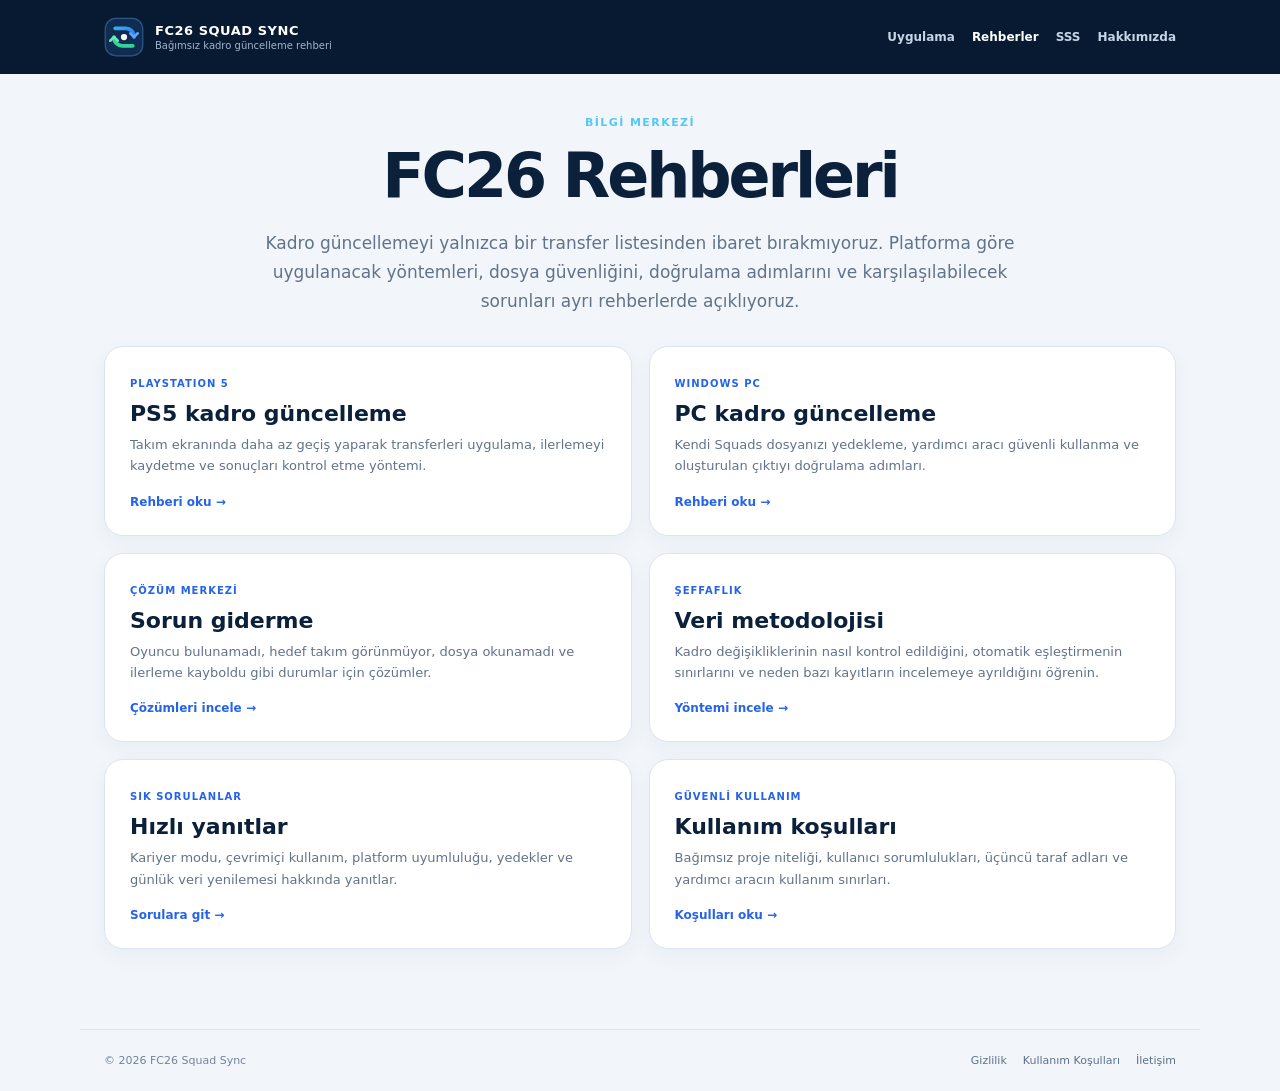
<file: docs/rehberler.html>
<!doctype html>
<html lang="tr"><head>
  <meta charset="utf-8"><meta name="viewport" content="width=device-width,initial-scale=1">
  <meta name="description" content="FC26 PS5 ve PC kadro güncelleme, transfer uygulama, veri kontrolü ve sorun giderme rehberleri.">
  <meta name="google-adsense-account" content="ca-pub-9303540424921408">
  <title>FC26 Rehber Merkezi | Squad Sync</title>
  <link rel="canonical" href="https://bunyaminbayraktar.github.io/rehberler.html">
  <link rel="icon" href="./favicon.svg" type="image/svg+xml"><link rel="stylesheet" href="./content.css">
  <script async src="https://pagead2.googlesyndication.com/pagead/js/adsbygoogle.js?client=ca-pub-9303540424921408" crossorigin="anonymous"></script>
</head><body>
<header class="content-header"><div class="content-header-inner"><a class="content-brand" href="./"><img src="./logo.svg" alt=""><div><strong>FC26 SQUAD SYNC</strong><span>Bağımsız kadro güncelleme rehberi</span></div></a><nav class="content-nav"><a href="./">Uygulama</a><a href="./rehberler.html" aria-current="page">Rehberler</a><a href="./sss.html">SSS</a><a href="./hakkimizda.html">Hakkımızda</a></nav></div></header>
<main class="article-shell">
  <div class="hub-intro"><div class="eyebrow">BİLGİ MERKEZİ</div><h1>FC26 Rehberleri</h1><p>Kadro güncellemeyi yalnızca bir transfer listesinden ibaret bırakmıyoruz. Platforma göre uygulanacak yöntemleri, dosya güvenliğini, doğrulama adımlarını ve karşılaşılabilecek sorunları ayrı rehberlerde açıklıyoruz.</p></div>
  <section class="hub-grid" aria-label="Rehber listesi">
    <a class="hub-card" href="./ps5-kadro-guncelleme.html"><small>PLAYSTATION 5</small><h2>PS5 kadro güncelleme</h2><p>Takım ekranında daha az geçiş yaparak transferleri uygulama, ilerlemeyi kaydetme ve sonuçları kontrol etme yöntemi.</p><span>Rehberi oku →</span></a>
    <a class="hub-card" href="./pc-kadro-guncelleme.html"><small>WINDOWS PC</small><h2>PC kadro güncelleme</h2><p>Kendi Squads dosyanızı yedekleme, yardımcı aracı güvenli kullanma ve oluşturulan çıktıyı doğrulama adımları.</p><span>Rehberi oku →</span></a>
    <a class="hub-card" href="./sorun-giderme.html"><small>ÇÖZÜM MERKEZİ</small><h2>Sorun giderme</h2><p>Oyuncu bulunamadı, hedef takım görünmüyor, dosya okunamadı ve ilerleme kayboldu gibi durumlar için çözümler.</p><span>Çözümleri incele →</span></a>
    <a class="hub-card" href="./veri-metodolojisi.html"><small>ŞEFFAFLIK</small><h2>Veri metodolojisi</h2><p>Kadro değişikliklerinin nasıl kontrol edildiğini, otomatik eşleştirmenin sınırlarını ve neden bazı kayıtların incelemeye ayrıldığını öğrenin.</p><span>Yöntemi incele →</span></a>
    <a class="hub-card" href="./sss.html"><small>SIK SORULANLAR</small><h2>Hızlı yanıtlar</h2><p>Kariyer modu, çevrimiçi kullanım, platform uyumluluğu, yedekler ve günlük veri yenilemesi hakkında yanıtlar.</p><span>Sorulara git →</span></a>
    <a class="hub-card" href="./kullanim-kosullari.html"><small>GÜVENLİ KULLANIM</small><h2>Kullanım koşulları</h2><p>Bağımsız proje niteliği, kullanıcı sorumlulukları, üçüncü taraf adları ve yardımcı aracın kullanım sınırları.</p><span>Koşulları oku →</span></a>
  </section>
</main>
<footer class="article-footer"><span>© 2026 FC26 Squad Sync</span><nav><a href="./privacy.html">Gizlilik</a><a href="./kullanim-kosullari.html">Kullanım Koşulları</a><a href="./iletisim.html">İletişim</a></nav></footer>
</body></html>
</file>
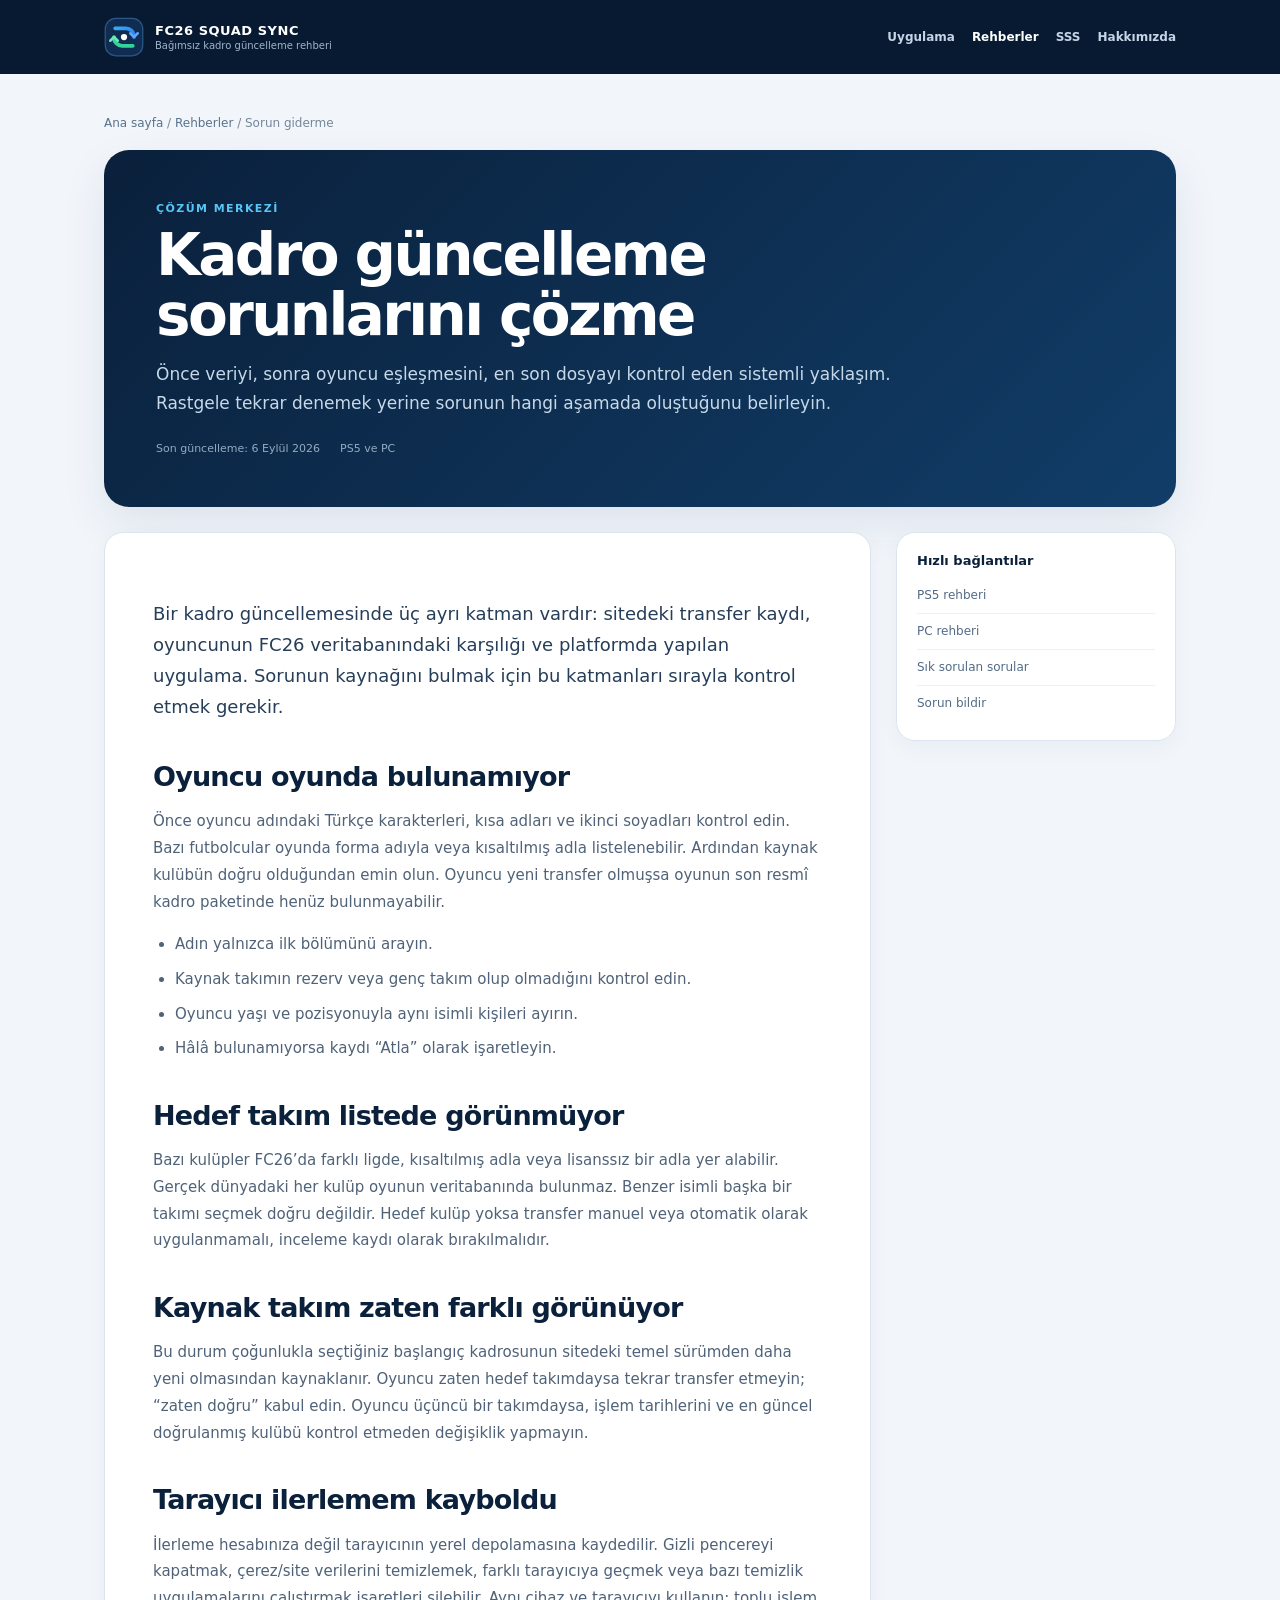
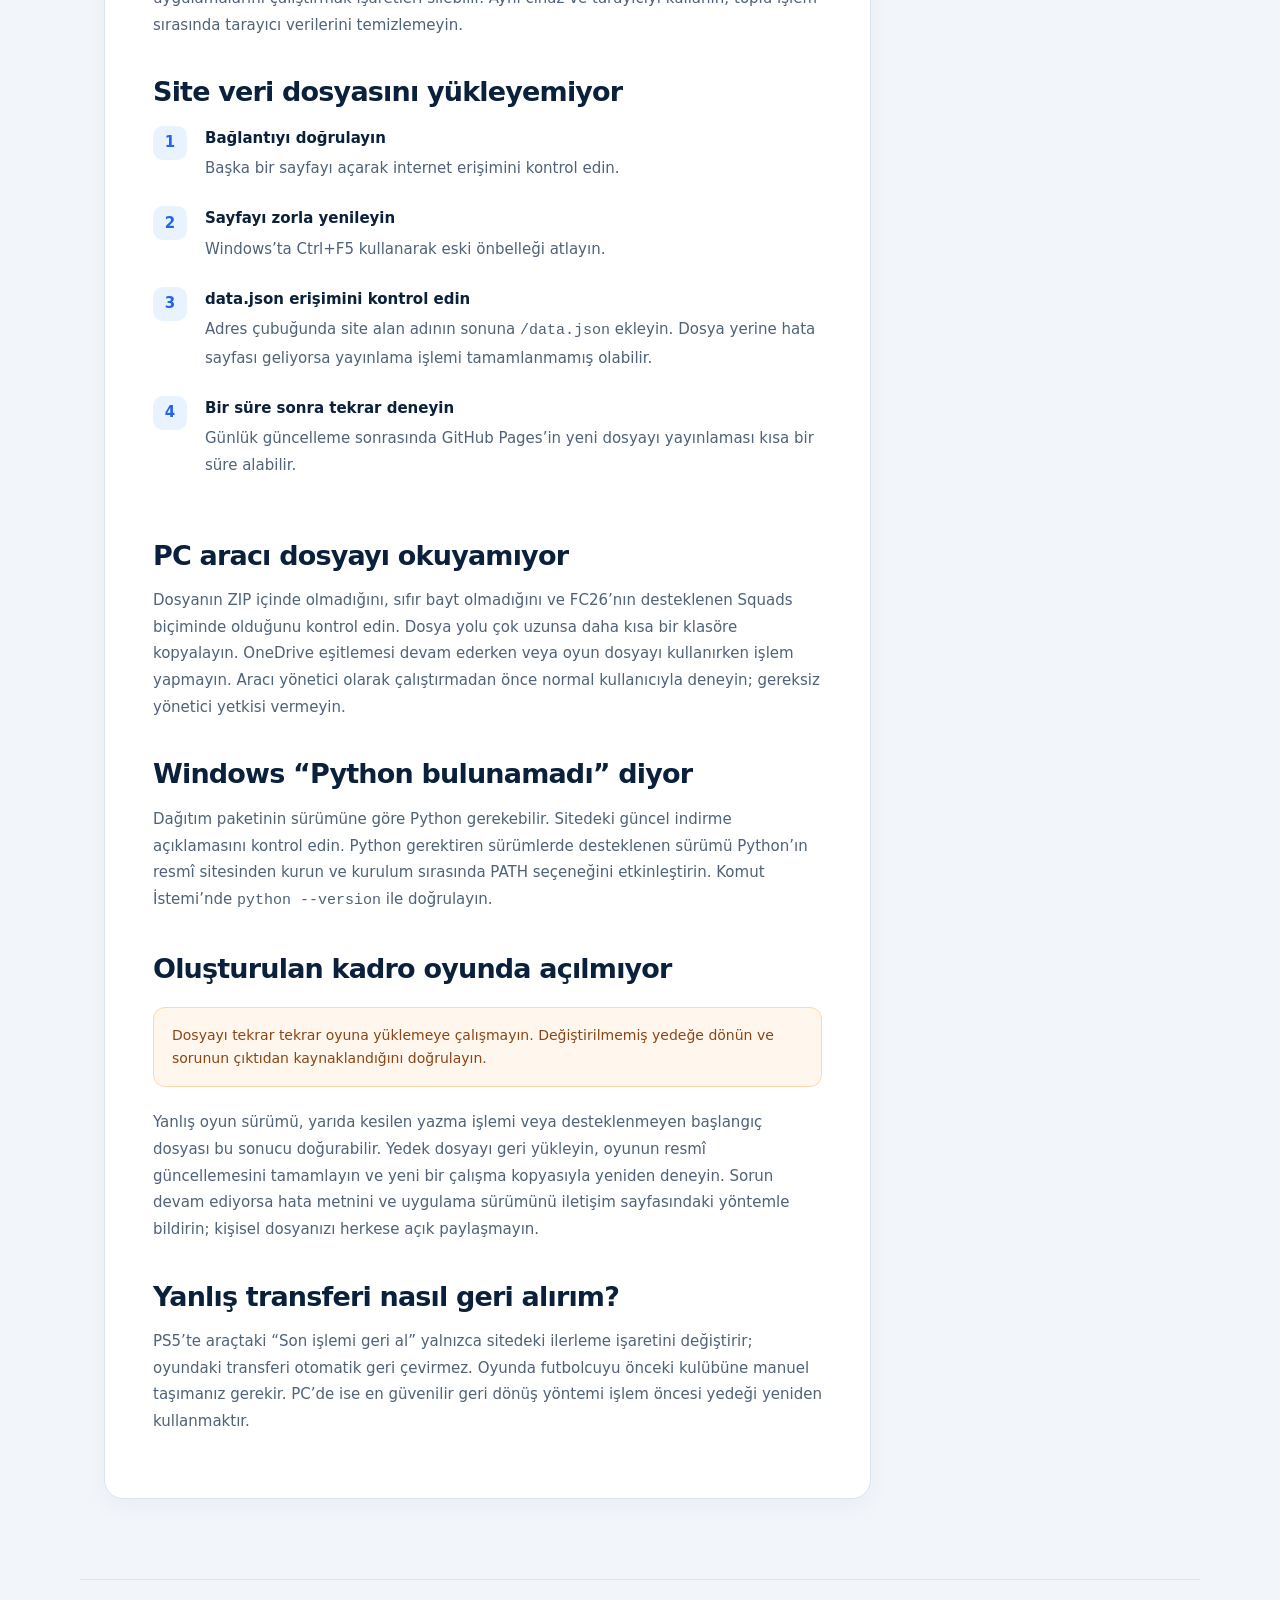
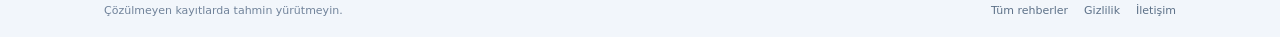
<file: docs/sorun-giderme.html>
<!doctype html><html lang="tr"><head><meta charset="utf-8"><meta name="viewport" content="width=device-width,initial-scale=1"><meta name="description" content="FC26 kadro güncellemede oyuncu bulunamadı, yanlış takım, dosya okunamadı ve ilerleme kayboldu sorunlarının çözümleri."><meta name="google-adsense-account" content="ca-pub-9303540424921408"><title>FC26 Kadro Güncelleme Sorun Giderme</title><link rel="canonical" href="https://bunyaminbayraktar.github.io/sorun-giderme.html"><link rel="icon" href="./favicon.svg" type="image/svg+xml"><link rel="stylesheet" href="./content.css"><script async src="https://pagead2.googlesyndication.com/pagead/js/adsbygoogle.js?client=ca-pub-9303540424921408" crossorigin="anonymous"></script></head><body>
<header class="content-header"><div class="content-header-inner"><a class="content-brand" href="./"><img src="./logo.svg" alt=""><div><strong>FC26 SQUAD SYNC</strong><span>Bağımsız kadro güncelleme rehberi</span></div></a><nav class="content-nav"><a href="./">Uygulama</a><a href="./rehberler.html" aria-current="page">Rehberler</a><a href="./sss.html">SSS</a><a href="./hakkimizda.html">Hakkımızda</a></nav></div></header>
<main class="article-shell"><div class="breadcrumb"><a href="./">Ana sayfa</a> / <a href="./rehberler.html">Rehberler</a> / Sorun giderme</div><header class="article-hero"><div class="eyebrow">ÇÖZÜM MERKEZİ</div><h1>Kadro güncelleme sorunlarını çözme</h1><p>Önce veriyi, sonra oyuncu eşleşmesini, en son dosyayı kontrol eden sistemli yaklaşım. Rastgele tekrar denemek yerine sorunun hangi aşamada oluştuğunu belirleyin.</p><div class="article-meta"><span>Son güncelleme: 6 Eylül 2026</span><span>PS5 ve PC</span></div></header>
<div class="article-layout"><article class="article-card">
<p class="lead">Bir kadro güncellemesinde üç ayrı katman vardır: sitedeki transfer kaydı, oyuncunun FC26 veritabanındaki karşılığı ve platformda yapılan uygulama. Sorunun kaynağını bulmak için bu katmanları sırayla kontrol etmek gerekir.</p>
<h2>Oyuncu oyunda bulunamıyor</h2><p>Önce oyuncu adındaki Türkçe karakterleri, kısa adları ve ikinci soyadları kontrol edin. Bazı futbolcular oyunda forma adıyla veya kısaltılmış adla listelenebilir. Ardından kaynak kulübün doğru olduğundan emin olun. Oyuncu yeni transfer olmuşsa oyunun son resmî kadro paketinde henüz bulunmayabilir.</p><ul><li>Adın yalnızca ilk bölümünü arayın.</li><li>Kaynak takımın rezerv veya genç takım olup olmadığını kontrol edin.</li><li>Oyuncu yaşı ve pozisyonuyla aynı isimli kişileri ayırın.</li><li>Hâlâ bulunamıyorsa kaydı “Atla” olarak işaretleyin.</li></ul>
<h2>Hedef takım listede görünmüyor</h2><p>Bazı kulüpler FC26’da farklı ligde, kısaltılmış adla veya lisanssız bir adla yer alabilir. Gerçek dünyadaki her kulüp oyunun veritabanında bulunmaz. Benzer isimli başka bir takımı seçmek doğru değildir. Hedef kulüp yoksa transfer manuel veya otomatik olarak uygulanmamalı, inceleme kaydı olarak bırakılmalıdır.</p>
<h2>Kaynak takım zaten farklı görünüyor</h2><p>Bu durum çoğunlukla seçtiğiniz başlangıç kadrosunun sitedeki temel sürümden daha yeni olmasından kaynaklanır. Oyuncu zaten hedef takımdaysa tekrar transfer etmeyin; “zaten doğru” kabul edin. Oyuncu üçüncü bir takımdaysa, işlem tarihlerini ve en güncel doğrulanmış kulübü kontrol etmeden değişiklik yapmayın.</p>
<h2>Tarayıcı ilerlemem kayboldu</h2><p>İlerleme hesabınıza değil tarayıcının yerel depolamasına kaydedilir. Gizli pencereyi kapatmak, çerez/site verilerini temizlemek, farklı tarayıcıya geçmek veya bazı temizlik uygulamalarını çalıştırmak işaretleri silebilir. Aynı cihaz ve tarayıcıyı kullanın; toplu işlem sırasında tarayıcı verilerini temizlemeyin.</p>
<h2>Site veri dosyasını yükleyemiyor</h2><ol class="steps"><li><strong>Bağlantıyı doğrulayın</strong>Başka bir sayfayı açarak internet erişimini kontrol edin.</li><li><strong>Sayfayı zorla yenileyin</strong>Windows’ta Ctrl+F5 kullanarak eski önbelleği atlayın.</li><li><strong>data.json erişimini kontrol edin</strong>Adres çubuğunda site alan adının sonuna <code>/data.json</code> ekleyin. Dosya yerine hata sayfası geliyorsa yayınlama işlemi tamamlanmamış olabilir.</li><li><strong>Bir süre sonra tekrar deneyin</strong>Günlük güncelleme sonrasında GitHub Pages’in yeni dosyayı yayınlaması kısa bir süre alabilir.</li></ol>
<h2>PC aracı dosyayı okuyamıyor</h2><p>Dosyanın ZIP içinde olmadığını, sıfır bayt olmadığını ve FC26’nın desteklenen Squads biçiminde olduğunu kontrol edin. Dosya yolu çok uzunsa daha kısa bir klasöre kopyalayın. OneDrive eşitlemesi devam ederken veya oyun dosyayı kullanırken işlem yapmayın. Aracı yönetici olarak çalıştırmadan önce normal kullanıcıyla deneyin; gereksiz yönetici yetkisi vermeyin.</p>
<h2>Windows “Python bulunamadı” diyor</h2><p>Dağıtım paketinin sürümüne göre Python gerekebilir. Sitedeki güncel indirme açıklamasını kontrol edin. Python gerektiren sürümlerde desteklenen sürümü Python’ın resmî sitesinden kurun ve kurulum sırasında PATH seçeneğini etkinleştirin. Komut İstemi’nde <code>python --version</code> ile doğrulayın.</p>
<h2>Oluşturulan kadro oyunda açılmıyor</h2><div class="warning">Dosyayı tekrar tekrar oyuna yüklemeye çalışmayın. Değiştirilmemiş yedeğe dönün ve sorunun çıktıdan kaynaklandığını doğrulayın.</div><p>Yanlış oyun sürümü, yarıda kesilen yazma işlemi veya desteklenmeyen başlangıç dosyası bu sonucu doğurabilir. Yedek dosyayı geri yükleyin, oyunun resmî güncellemesini tamamlayın ve yeni bir çalışma kopyasıyla yeniden deneyin. Sorun devam ediyorsa hata metnini ve uygulama sürümünü iletişim sayfasındaki yöntemle bildirin; kişisel dosyanızı herkese açık paylaşmayın.</p>
<h2>Yanlış transferi nasıl geri alırım?</h2><p>PS5’te araçtaki “Son işlemi geri al” yalnızca sitedeki ilerleme işaretini değiştirir; oyundaki transferi otomatik geri çevirmez. Oyunda futbolcuyu önceki kulübüne manuel taşımanız gerekir. PC’de ise en güvenilir geri dönüş yöntemi işlem öncesi yedeği yeniden kullanmaktır.</p>
</article><aside class="side-card"><strong>Hızlı bağlantılar</strong><a href="./ps5-kadro-guncelleme.html">PS5 rehberi</a><a href="./pc-kadro-guncelleme.html">PC rehberi</a><a href="./sss.html">Sık sorulan sorular</a><a href="./iletisim.html">Sorun bildir</a></aside></div></main><footer class="article-footer"><span>Çözülmeyen kayıtlarda tahmin yürütmeyin.</span><nav><a href="./rehberler.html">Tüm rehberler</a><a href="./privacy.html">Gizlilik</a><a href="./iletisim.html">İletişim</a></nav></footer></body></html>
</file>
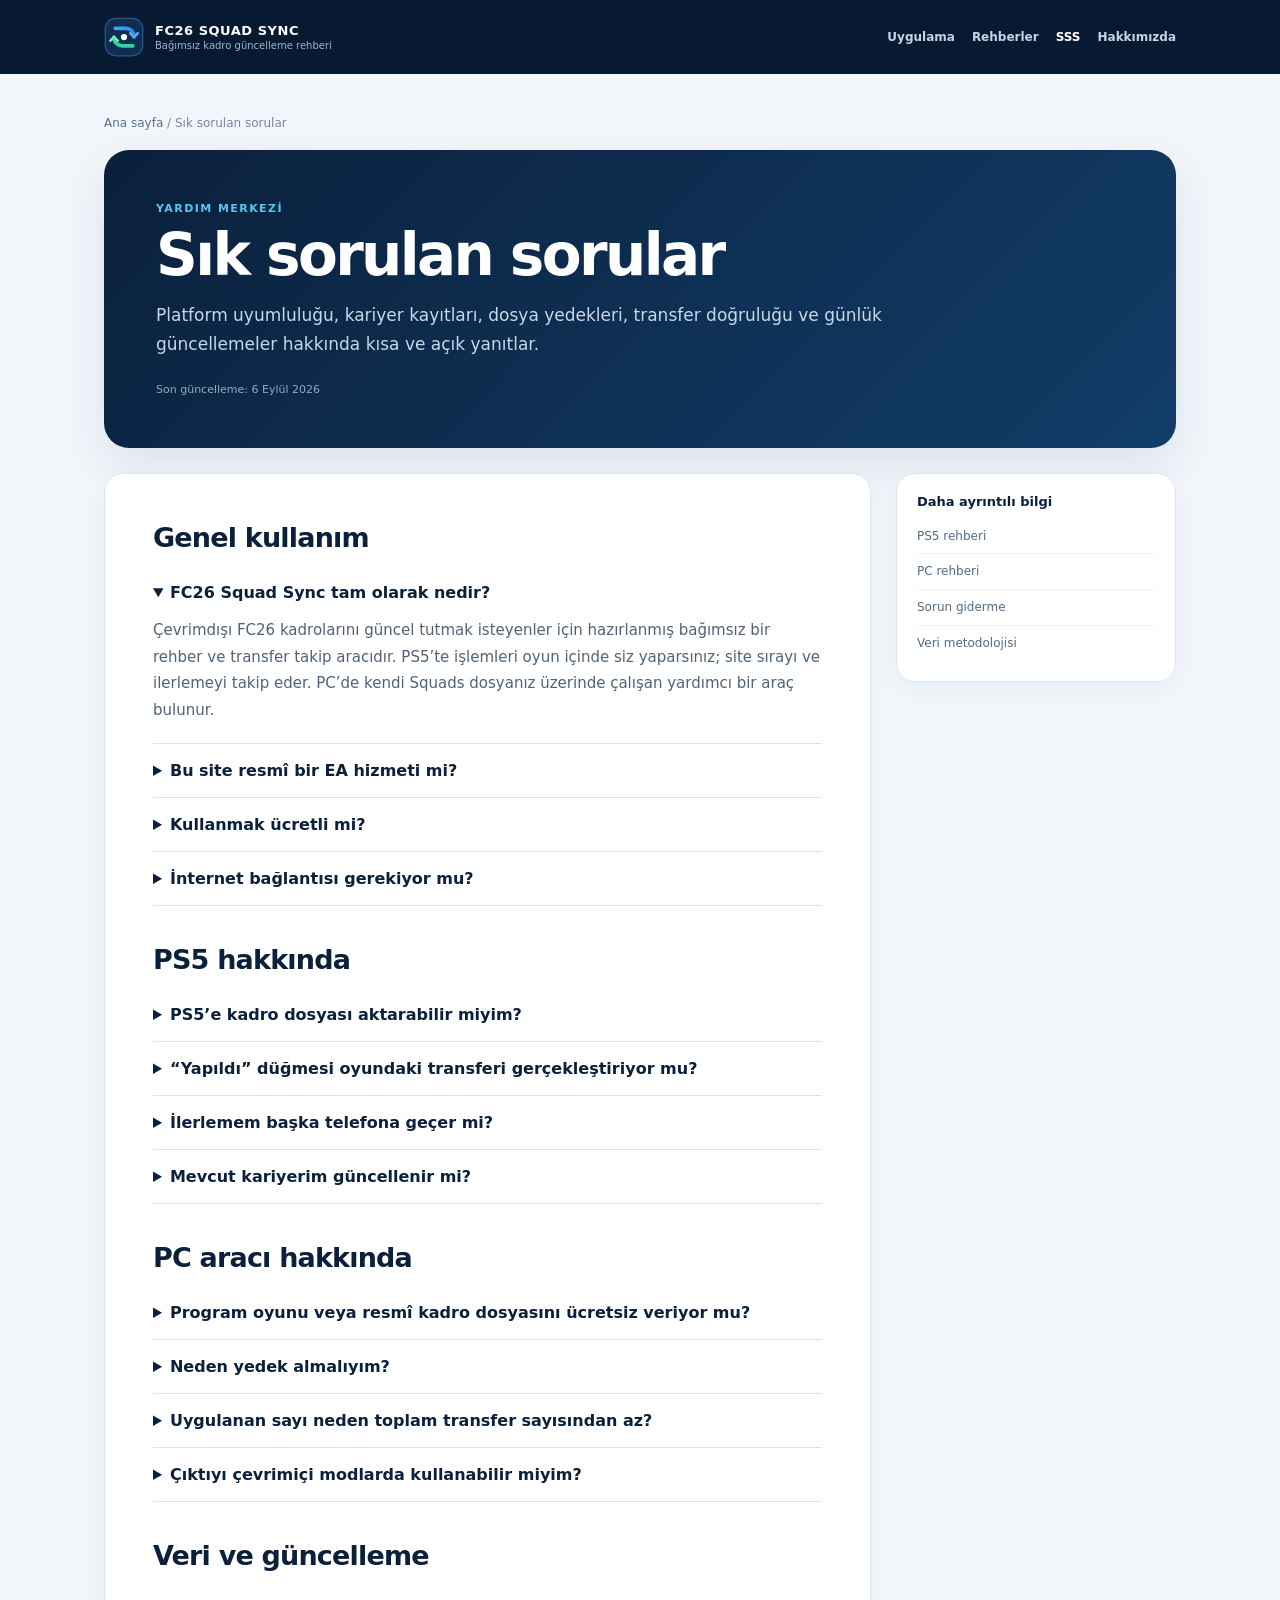
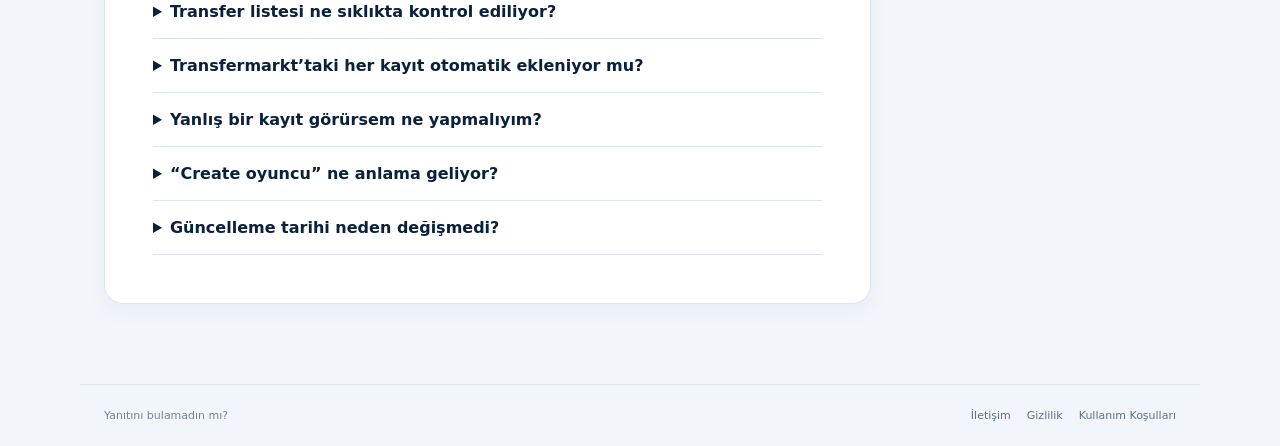
<file: docs/sss.html>
<!doctype html><html lang="tr"><head><meta charset="utf-8"><meta name="viewport" content="width=device-width,initial-scale=1"><meta name="description" content="FC26 kadro güncelleme, PS5, PC Squads dosyası, kariyer modu ve günlük transfer verisi hakkında sık sorulan sorular."><meta name="google-adsense-account" content="ca-pub-9303540424921408"><title>FC26 Kadro Güncelleme Sık Sorulan Sorular</title><link rel="canonical" href="https://bunyaminbayraktar.github.io/sss.html"><link rel="icon" href="./favicon.svg" type="image/svg+xml"><link rel="stylesheet" href="./content.css"><script async src="https://pagead2.googlesyndication.com/pagead/js/adsbygoogle.js?client=ca-pub-9303540424921408" crossorigin="anonymous"></script></head><body>
<header class="content-header"><div class="content-header-inner"><a class="content-brand" href="./"><img src="./logo.svg" alt=""><div><strong>FC26 SQUAD SYNC</strong><span>Bağımsız kadro güncelleme rehberi</span></div></a><nav class="content-nav"><a href="./">Uygulama</a><a href="./rehberler.html">Rehberler</a><a href="./sss.html" aria-current="page">SSS</a><a href="./hakkimizda.html">Hakkımızda</a></nav></div></header>
<main class="article-shell"><div class="breadcrumb"><a href="./">Ana sayfa</a> / Sık sorulan sorular</div><header class="article-hero"><div class="eyebrow">YARDIM MERKEZİ</div><h1>Sık sorulan sorular</h1><p>Platform uyumluluğu, kariyer kayıtları, dosya yedekleri, transfer doğruluğu ve günlük güncellemeler hakkında kısa ve açık yanıtlar.</p><div class="article-meta"><span>Son güncelleme: 6 Eylül 2026</span></div></header>
<div class="article-layout"><article class="article-card faq">
<h2>Genel kullanım</h2>
<details open><summary>FC26 Squad Sync tam olarak nedir?</summary><p>Çevrimdışı FC26 kadrolarını güncel tutmak isteyenler için hazırlanmış bağımsız bir rehber ve transfer takip aracıdır. PS5’te işlemleri oyun içinde siz yaparsınız; site sırayı ve ilerlemeyi takip eder. PC’de kendi Squads dosyanız üzerinde çalışan yardımcı bir araç bulunur.</p></details>
<details><summary>Bu site resmî bir EA hizmeti mi?</summary><p>Hayır. Electronic Arts veya EA SPORTS FC ile bağlantısı, sponsorluğu ya da resmî onayı yoktur. Oyun ve marka adları yalnızca hangi ürün hakkında rehber sunulduğunu açıklamak için kullanılır.</p></details>
<details><summary>Kullanmak ücretli mi?</summary><p>Site ve mevcut yardımcı araç ücretsiz sunulur. Bağış seçeneği eklenirse tamamen isteğe bağlı olur ve temel özellikleri açmak için ödeme gerekmez.</p></details>
<details><summary>İnternet bağlantısı gerekiyor mu?</summary><p>Web arayüzü ve son doğrulanmış transfer listesini almak için internet gerekir. PC uygulamasının önbellekli sürümleri daha önce indirilen sağlam listeyle çevrimdışı devam edebilir; ancak verinin tarihini kontrol etmeniz gerekir.</p></details>
<h2>PS5 hakkında</h2>
<details><summary>PS5’e kadro dosyası aktarabilir miyim?</summary><p>Bu proje PS5’e harici dosya aktarmayı sağlamaz. Konsoldaki yöntem, transferleri FC26’nın kendi kadro düzenleme menüsünde manuel uygulamaktır.</p></details>
<details><summary>“Yapıldı” düğmesi oyundaki transferi gerçekleştiriyor mu?</summary><p>Hayır. Düğme yalnızca sizin oyunda tamamladığınız işlemi tarayıcıda işaretler ve sıradaki kaydı gösterir.</p></details>
<details><summary>İlerlemem başka telefona geçer mi?</summary><p>Hayır. İlerleme kullandığınız tarayıcının yerel depolamasındadır. Hesaba bağlı olmadığı için cihazlar arasında otomatik eşitlenmez.</p></details>
<details><summary>Mevcut kariyerim güncellenir mi?</summary><p>Genellikle kadro değişiklikleri yeni başlatılan kariyerlerde kullanılır; devam eden kariyer kendi başlangıç verisini korur. Önemli kaydınızı değiştirmeden önce yeni bir test kariyeri açın.</p></details>
<h2>PC aracı hakkında</h2>
<details><summary>Program oyunu veya resmî kadro dosyasını ücretsiz veriyor mu?</summary><p>Hayır. Program bir oyun, lisans veya EA içeriği dağıtmaz. Kendi yasal oyun kurulumunuza ait uyumlu Squads dosyasını seçmeniz gerekir.</p></details>
<details><summary>Neden yedek almalıyım?</summary><p>Dosya biçimleri oyun güncellemeleriyle değişebilir ve hiçbir toplu düzenleme aracı her başlangıç dosyasında kusursuz sonuç garanti edemez. Değiştirilmemiş yedek, sorun yaşandığında güvenli geri dönüş yoludur.</p></details>
<details><summary>Uygulanan sayı neden toplam transfer sayısından az?</summary><p>Bazı kayıtlar zaten doğru olabilir; bazıları oyun veritabanında bulunmayabilir veya güvenli eşleşme sağlayamayabilir. Bu kayıtlar yanlış işlem yapılmaması için atlanır ya da incelemeye ayrılır.</p></details>
<details><summary>Çıktıyı çevrimiçi modlarda kullanabilir miyim?</summary><p>Araç çevrimdışı kadro ve kariyer senaryoları için tasarlanmıştır. Ultimate Team gibi sunucu tarafından yönetilen çevrimiçi modlarda kullanmayın.</p></details>
<h2>Veri ve güncelleme</h2>
<details><summary>Transfer listesi ne sıklıkta kontrol ediliyor?</summary><p>Otomasyon normal koşullarda günde bir kez çalışacak şekilde planlanmıştır. Kaynak erişimi başarısız olduğunda hatalı liste yayımlamak yerine son sağlam veri korunur.</p></details>
<details><summary>Transfermarkt’taki her kayıt otomatik ekleniyor mu?</summary><p>Hayır. Herkese açık kadro bilgileri değişiklik sinyali olarak değerlendirilir; kayıt ancak oyundaki oyuncu ve takım kimlikleriyle yeterince güvenli eşleşiyorsa otomatik listeye girer.</p></details>
<details><summary>Yanlış bir kayıt görürsem ne yapmalıyım?</summary><p>İşlemi uygulamayın ve “Atla” seçeneğini kullanın. Oyuncu adı, kaynak takım, hedef takım ve mümkünse kimlik bilgisiyle birlikte iletişim sayfasındaki GitHub bildirim kanalından haber verin.</p></details>
<details><summary>“Create oyuncu” ne anlama geliyor?</summary><p>Gerçek kadroda görünen ancak FC26 veritabanında güvenilir karşılığı bulunmayan futbolcuları ifade eder. Site tam oyuncu yüzü veya özellikleri üretmez; yalnızca eksikliği görünür kılar.</p></details>
<details><summary>Güncelleme tarihi neden değişmedi?</summary><p>O gün doğrulanmış bir kadro değişikliği bulunmamış olabilir veya otomatik kontrol güvenlik nedeniyle önceki sağlam veriyi korumuş olabilir. GitHub Actions sonucu teknik durum hakkında ek bilgi verir.</p></details>
</article><aside class="side-card"><strong>Daha ayrıntılı bilgi</strong><a href="./ps5-kadro-guncelleme.html">PS5 rehberi</a><a href="./pc-kadro-guncelleme.html">PC rehberi</a><a href="./sorun-giderme.html">Sorun giderme</a><a href="./veri-metodolojisi.html">Veri metodolojisi</a></aside></div></main><footer class="article-footer"><span>Yanıtını bulamadın mı?</span><nav><a href="./iletisim.html">İletişim</a><a href="./privacy.html">Gizlilik</a><a href="./kullanim-kosullari.html">Kullanım Koşulları</a></nav></footer></body></html>
</file>
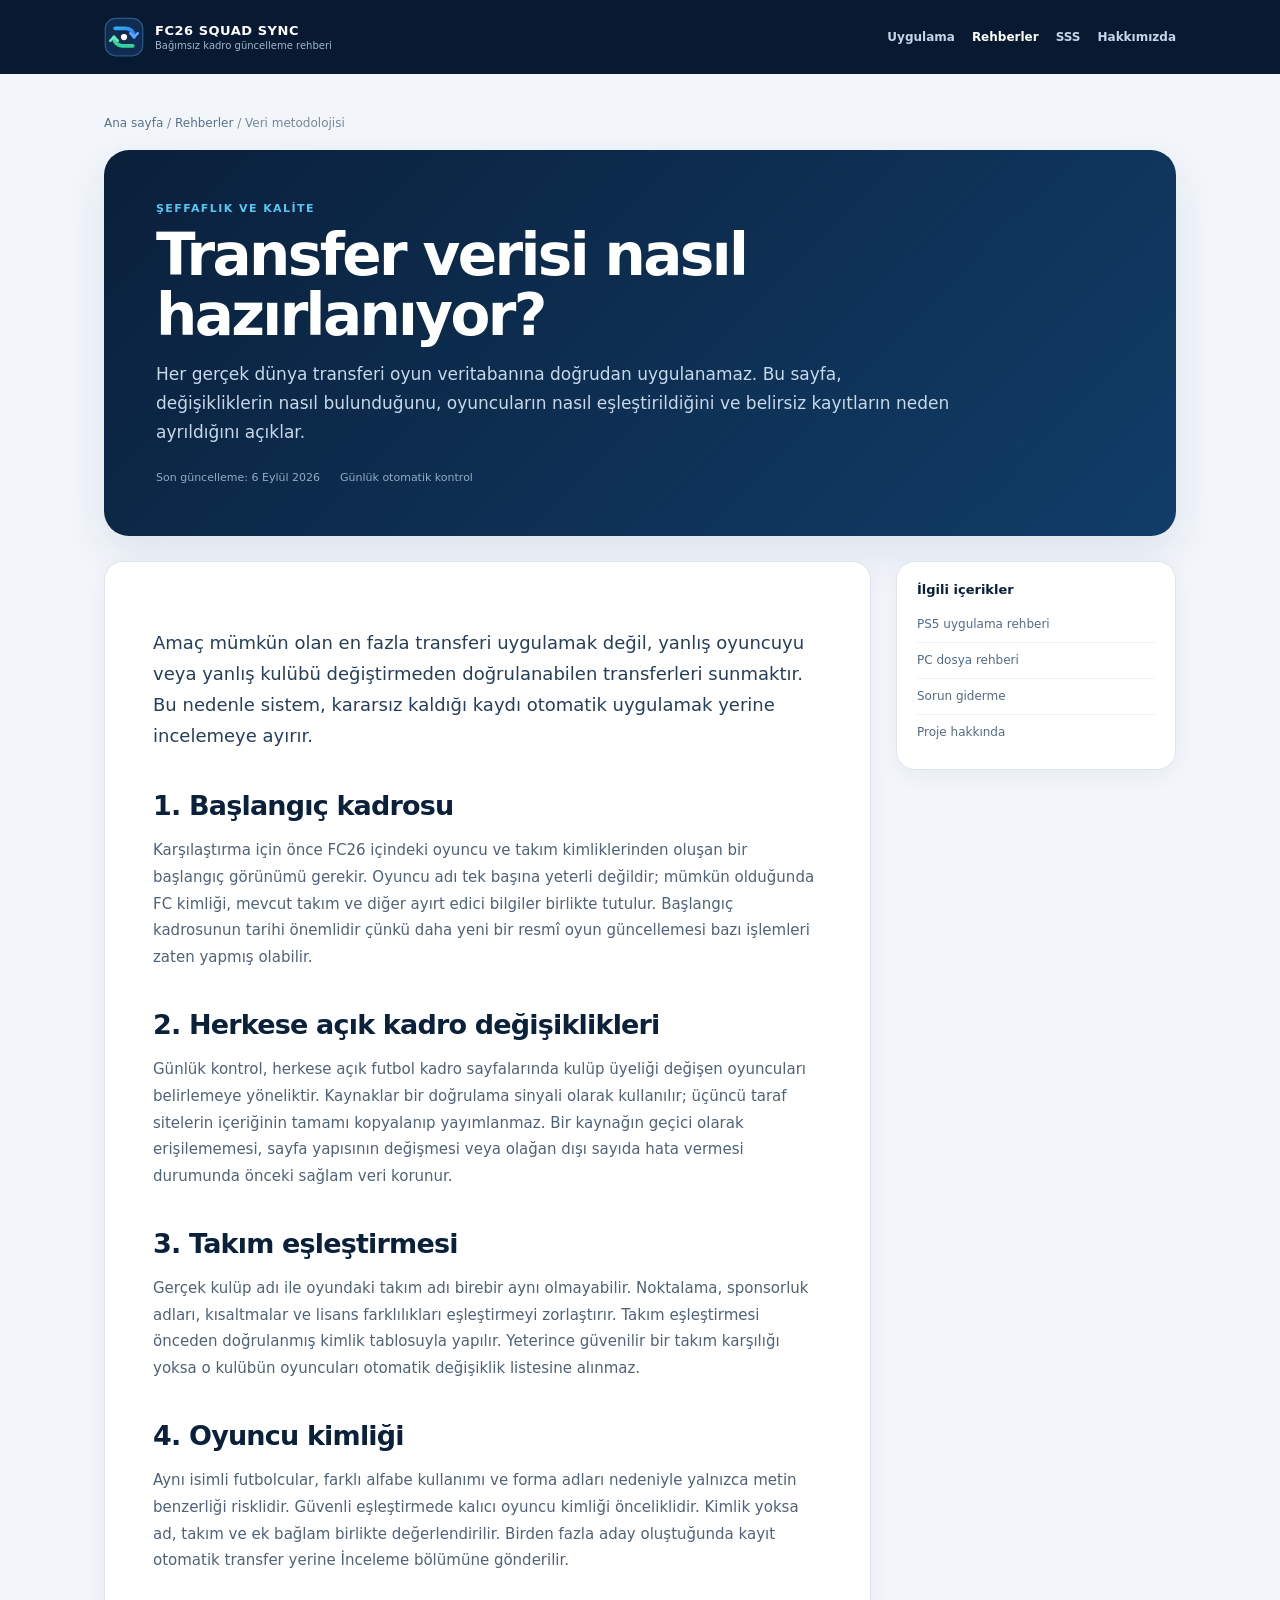
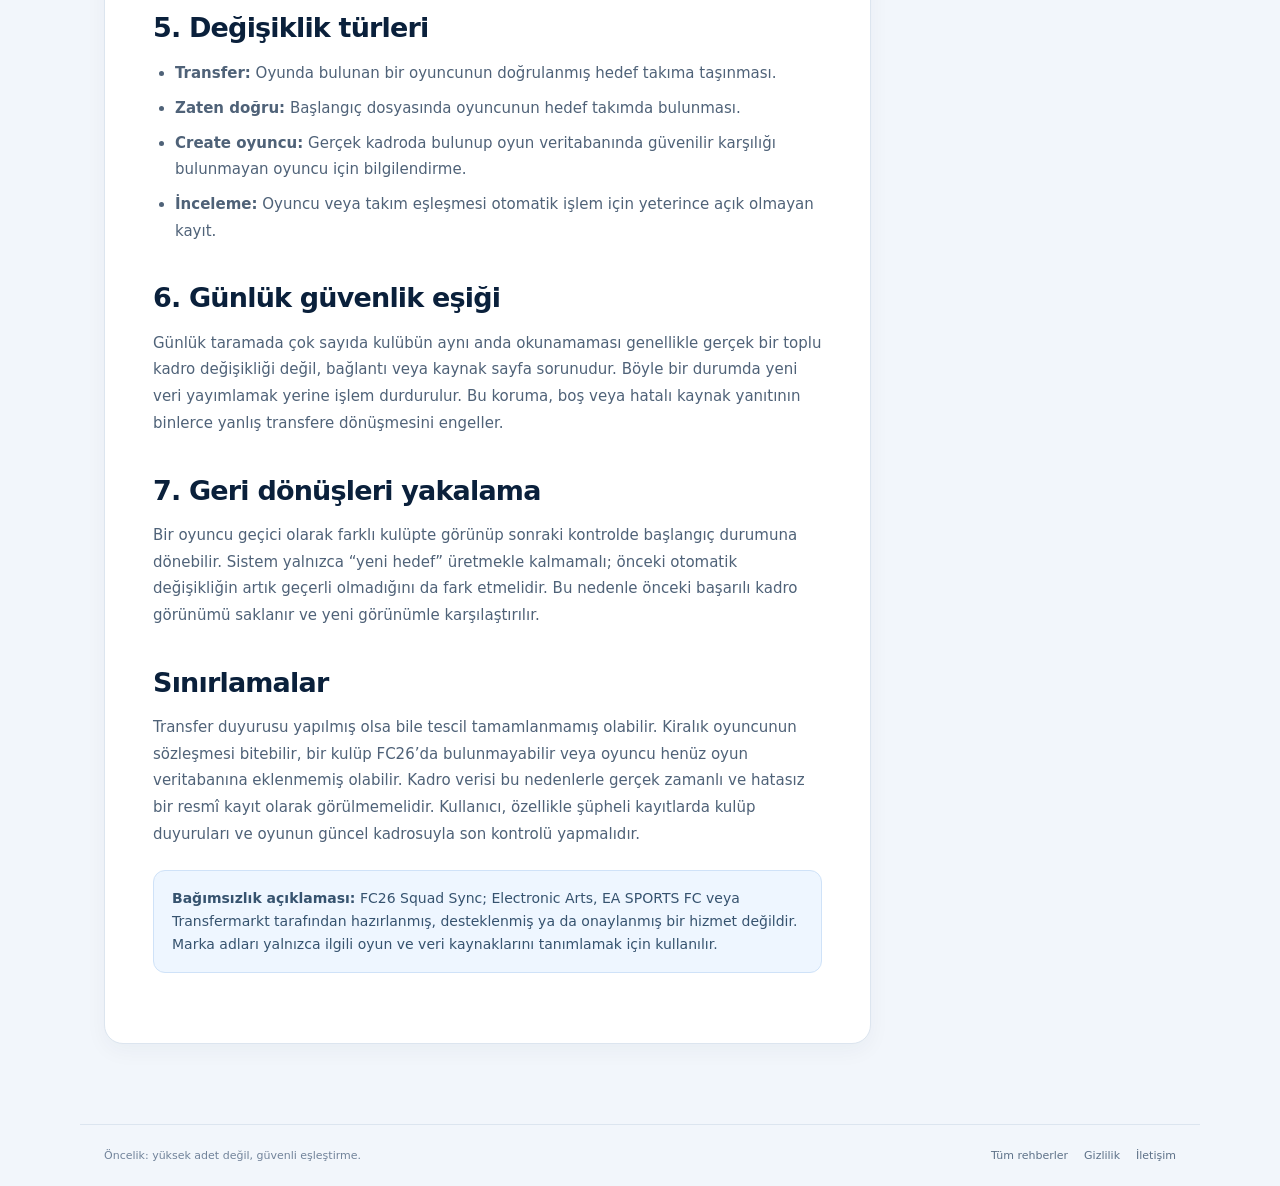
<file: docs/veri-metodolojisi.html>
<!doctype html><html lang="tr"><head><meta charset="utf-8"><meta name="viewport" content="width=device-width,initial-scale=1"><meta name="description" content="FC26 Squad Sync transfer verilerinin toplanması, oyuncu eşleştirmesi, günlük kontrolü ve kalite güvenliği hakkında şeffaf metodoloji."><meta name="google-adsense-account" content="ca-pub-9303540424921408"><title>Transfer Verisi Nasıl Hazırlanıyor? | FC26 Squad Sync</title><link rel="canonical" href="https://bunyaminbayraktar.github.io/veri-metodolojisi.html"><link rel="icon" href="./favicon.svg" type="image/svg+xml"><link rel="stylesheet" href="./content.css"><script async src="https://pagead2.googlesyndication.com/pagead/js/adsbygoogle.js?client=ca-pub-9303540424921408" crossorigin="anonymous"></script></head><body>
<header class="content-header"><div class="content-header-inner"><a class="content-brand" href="./"><img src="./logo.svg" alt=""><div><strong>FC26 SQUAD SYNC</strong><span>Bağımsız kadro güncelleme rehberi</span></div></a><nav class="content-nav"><a href="./">Uygulama</a><a href="./rehberler.html" aria-current="page">Rehberler</a><a href="./sss.html">SSS</a><a href="./hakkimizda.html">Hakkımızda</a></nav></div></header>
<main class="article-shell"><div class="breadcrumb"><a href="./">Ana sayfa</a> / <a href="./rehberler.html">Rehberler</a> / Veri metodolojisi</div><header class="article-hero"><div class="eyebrow">ŞEFFAFLIK VE KALİTE</div><h1>Transfer verisi nasıl hazırlanıyor?</h1><p>Her gerçek dünya transferi oyun veritabanına doğrudan uygulanamaz. Bu sayfa, değişikliklerin nasıl bulunduğunu, oyuncuların nasıl eşleştirildiğini ve belirsiz kayıtların neden ayrıldığını açıklar.</p><div class="article-meta"><span>Son güncelleme: 6 Eylül 2026</span><span>Günlük otomatik kontrol</span></div></header>
<div class="article-layout"><article class="article-card">
<p class="lead">Amaç mümkün olan en fazla transferi uygulamak değil, yanlış oyuncuyu veya yanlış kulübü değiştirmeden doğrulanabilen transferleri sunmaktır. Bu nedenle sistem, kararsız kaldığı kaydı otomatik uygulamak yerine incelemeye ayırır.</p>
<h2>1. Başlangıç kadrosu</h2><p>Karşılaştırma için önce FC26 içindeki oyuncu ve takım kimliklerinden oluşan bir başlangıç görünümü gerekir. Oyuncu adı tek başına yeterli değildir; mümkün olduğunda FC kimliği, mevcut takım ve diğer ayırt edici bilgiler birlikte tutulur. Başlangıç kadrosunun tarihi önemlidir çünkü daha yeni bir resmî oyun güncellemesi bazı işlemleri zaten yapmış olabilir.</p>
<h2>2. Herkese açık kadro değişiklikleri</h2><p>Günlük kontrol, herkese açık futbol kadro sayfalarında kulüp üyeliği değişen oyuncuları belirlemeye yöneliktir. Kaynaklar bir doğrulama sinyali olarak kullanılır; üçüncü taraf sitelerin içeriğinin tamamı kopyalanıp yayımlanmaz. Bir kaynağın geçici olarak erişilememesi, sayfa yapısının değişmesi veya olağan dışı sayıda hata vermesi durumunda önceki sağlam veri korunur.</p>
<h2>3. Takım eşleştirmesi</h2><p>Gerçek kulüp adı ile oyundaki takım adı birebir aynı olmayabilir. Noktalama, sponsorluk adları, kısaltmalar ve lisans farklılıkları eşleştirmeyi zorlaştırır. Takım eşleştirmesi önceden doğrulanmış kimlik tablosuyla yapılır. Yeterince güvenilir bir takım karşılığı yoksa o kulübün oyuncuları otomatik değişiklik listesine alınmaz.</p>
<h2>4. Oyuncu kimliği</h2><p>Aynı isimli futbolcular, farklı alfabe kullanımı ve forma adları nedeniyle yalnızca metin benzerliği risklidir. Güvenli eşleştirmede kalıcı oyuncu kimliği önceliklidir. Kimlik yoksa ad, takım ve ek bağlam birlikte değerlendirilir. Birden fazla aday oluştuğunda kayıt otomatik transfer yerine İnceleme bölümüne gönderilir.</p>
<h2>5. Değişiklik türleri</h2><ul><li><strong>Transfer:</strong> Oyunda bulunan bir oyuncunun doğrulanmış hedef takıma taşınması.</li><li><strong>Zaten doğru:</strong> Başlangıç dosyasında oyuncunun hedef takımda bulunması.</li><li><strong>Create oyuncu:</strong> Gerçek kadroda bulunup oyun veritabanında güvenilir karşılığı bulunmayan oyuncu için bilgilendirme.</li><li><strong>İnceleme:</strong> Oyuncu veya takım eşleşmesi otomatik işlem için yeterince açık olmayan kayıt.</li></ul>
<h2>6. Günlük güvenlik eşiği</h2><p>Günlük taramada çok sayıda kulübün aynı anda okunamaması genellikle gerçek bir toplu kadro değişikliği değil, bağlantı veya kaynak sayfa sorunudur. Böyle bir durumda yeni veri yayımlamak yerine işlem durdurulur. Bu koruma, boş veya hatalı kaynak yanıtının binlerce yanlış transfere dönüşmesini engeller.</p>
<h2>7. Geri dönüşleri yakalama</h2><p>Bir oyuncu geçici olarak farklı kulüpte görünüp sonraki kontrolde başlangıç durumuna dönebilir. Sistem yalnızca “yeni hedef” üretmekle kalmamalı; önceki otomatik değişikliğin artık geçerli olmadığını da fark etmelidir. Bu nedenle önceki başarılı kadro görünümü saklanır ve yeni görünümle karşılaştırılır.</p>
<h2>Sınırlamalar</h2><p>Transfer duyurusu yapılmış olsa bile tescil tamamlanmamış olabilir. Kiralık oyuncunun sözleşmesi bitebilir, bir kulüp FC26’da bulunmayabilir veya oyuncu henüz oyun veritabanına eklenmemiş olabilir. Kadro verisi bu nedenlerle gerçek zamanlı ve hatasız bir resmî kayıt olarak görülmemelidir. Kullanıcı, özellikle şüpheli kayıtlarda kulüp duyuruları ve oyunun güncel kadrosuyla son kontrolü yapmalıdır.</p>
<div class="note"><strong>Bağımsızlık açıklaması:</strong> FC26 Squad Sync; Electronic Arts, EA SPORTS FC veya Transfermarkt tarafından hazırlanmış, desteklenmiş ya da onaylanmış bir hizmet değildir. Marka adları yalnızca ilgili oyun ve veri kaynaklarını tanımlamak için kullanılır.</div>
</article><aside class="side-card"><strong>İlgili içerikler</strong><a href="./ps5-kadro-guncelleme.html">PS5 uygulama rehberi</a><a href="./pc-kadro-guncelleme.html">PC dosya rehberi</a><a href="./sorun-giderme.html">Sorun giderme</a><a href="./hakkimizda.html">Proje hakkında</a></aside></div></main><footer class="article-footer"><span>Öncelik: yüksek adet değil, güvenli eşleştirme.</span><nav><a href="./rehberler.html">Tüm rehberler</a><a href="./privacy.html">Gizlilik</a><a href="./iletisim.html">İletişim</a></nav></footer></body></html>
</file>
<file: docs/styles.css>
:root{
  --bg:#f3f6fa;
  --card:#fff;
  --line:#dfe7f1;
  --line-soft:#ebf0f6;
  --text:#102033;
  --muted:#718096;
  --blue:#2563eb;
  --blue-light:#dbeafe;
  --navy:#081a31;
  --navy-2:#102c50;
  --green:#0e9f6e;
  --green-light:#dff8ef;
  --orange:#c65d12;
  --orange-light:#fff0df;
  --red:#c23636;
  --shadow:0 16px 40px rgba(25,49,78,.08);
}

*{box-sizing:border-box}
html{scroll-behavior:smooth}
body{
  margin:0;
  min-width:320px;
  font-family:Inter,ui-sans-serif,system-ui,-apple-system,BlinkMacSystemFont,"Segoe UI",sans-serif;
  background:var(--bg);
  color:var(--text);
  -webkit-font-smoothing:antialiased;
}
button,select,input{font:inherit}
button:focus-visible,select:focus-visible,input:focus-visible{
  outline:3px solid rgba(37,99,235,.24);
  outline-offset:2px;
}

.sidebar{
  position:fixed;
  z-index:10;
  inset:0 auto 0 0;
  width:280px;
  padding:25px 20px;
  overflow-y:auto;
  background:
    radial-gradient(circle at 15% 8%,rgba(56,189,248,.15),transparent 30%),
    linear-gradient(180deg,var(--navy),#0a2340 70%,#071728);
  color:#fff;
  border-right:1px solid rgba(255,255,255,.08);
}

.brand{
  display:flex;
  align-items:center;
  gap:12px;
  padding:5px 4px 27px;
  border-bottom:1px solid rgba(255,255,255,.1);
  margin-bottom:20px;
}
.brand-mark{display:block;filter:drop-shadow(0 8px 16px rgba(0,0,0,.22))}
.brand-copy{display:grid;gap:4px;min-width:0}
.brand strong{font-size:14px;letter-spacing:.055em;white-space:nowrap}
.brand span{font-size:11px;color:#96abc4}

nav{display:grid;gap:6px}
.nav-btn{
  display:flex;
  align-items:center;
  gap:11px;
  width:100%;
  min-height:46px;
  border:1px solid transparent;
  border-radius:11px;
  padding:0 13px;
  text-align:left;
  color:#cbd8e7;
  background:transparent;
  cursor:pointer;
  font-weight:720;
  transition:background .18s ease,color .18s ease,border-color .18s ease;
}
.nav-link{text-decoration:none}
.nav-btn:hover{background:rgba(255,255,255,.06);color:#fff}
.nav-btn.active{background:#173e68;border-color:#2b5786;color:#fff;box-shadow:inset 3px 0 #38bdf8}
.nav-icon{display:grid;place-items:center;width:22px;color:#79b8ff;font-size:15px}

.sidebar-stats{
  position:absolute;
  left:20px;
  right:20px;
  bottom:24px;
  border-top:1px solid rgba(255,255,255,.12);
  padding-top:18px;
  display:grid;
  gap:10px;
  font-size:13px;
}
.data-ready{display:flex;align-items:center;gap:8px;color:#b7c7da;font-weight:700}
.data-ready i{width:8px;height:8px;border-radius:50%;background:#34d399;box-shadow:0 0 0 4px rgba(52,211,153,.12)}
.sidebar-stat-row{display:flex;justify-content:space-between;color:#9db0c5}
.sidebar-stat-row strong{color:#fff;font-variant-numeric:tabular-nums}
.sidebar-stats p{margin:4px 0 0;color:#7f96af;font-size:11px;line-height:1.45}

.main{margin-left:280px;padding:38px clamp(24px,4vw,62px) 70px;max-width:1780px}
.view{display:none}.view.active{display:block}

.pc-page-header{align-items:center}
.version-badge{display:inline-flex;align-items:center;min-height:32px;padding:0 11px;border:1px solid #c8d8ea;border-radius:999px;background:#fff;color:#47627f;font-size:11px;font-weight:850}
.pc-hero-card{display:grid;grid-template-columns:minmax(0,1.25fr) minmax(320px,.75fr);gap:34px;align-items:center;overflow:hidden;padding:clamp(25px,4vw,46px);border:1px solid #173f68;border-radius:24px;background:radial-gradient(circle at 15% 0%,rgba(56,189,248,.18),transparent 38%),linear-gradient(135deg,#071a31,#0c3157);color:#fff;box-shadow:var(--shadow)}
.pc-hero-copy{min-width:0}
.pc-badges{display:flex;flex-wrap:wrap;gap:7px;margin-bottom:18px}
.pc-badges span{display:inline-flex;align-items:center;min-height:26px;padding:0 9px;border:1px solid rgba(125,211,252,.24);border-radius:999px;background:rgba(56,189,248,.09);color:#bde8ff;font-size:9px;font-weight:850;letter-spacing:.035em}
.pc-hero-card h2{max-width:690px;margin:0;font-size:clamp(30px,4vw,48px);line-height:1.06;letter-spacing:-.045em}
.pc-hero-card h2 strong{color:#7dd3fc}
.pc-hero-copy>p{max-width:690px;margin:17px 0 0;color:#b9cde2;font-size:15px;line-height:1.65}
.pc-cta-row{display:flex;align-items:center;flex-wrap:wrap;gap:17px;margin-top:25px}
.download-button{display:inline-flex;align-items:center;justify-content:center;gap:10px;min-height:52px;padding:0 19px;border:1px solid #50d5aa;border-radius:11px;background:linear-gradient(135deg,#12ad78,#0b895f);color:#fff;text-decoration:none;font-size:13px;font-weight:900;box-shadow:0 11px 25px rgba(3,111,77,.3);transition:transform .15s ease,box-shadow .18s ease}
.download-button span{font-size:21px;line-height:1}.download-button:hover{transform:translateY(-1px);box-shadow:0 14px 28px rgba(3,111,77,.4)}
.download-button:focus-visible,.pc-text-link:focus-visible{outline:3px solid rgba(125,211,252,.42);outline-offset:3px}
.pc-text-link{color:#bde8ff;font-size:12px;font-weight:850;text-underline-offset:3px}
.download-meta{display:block;margin-top:12px;color:#7997b5;font-size:10px}
.pc-result-panel{overflow:hidden;border:1px solid rgba(255,255,255,.15);border-radius:17px;background:rgba(4,18,35,.56);box-shadow:0 22px 45px rgba(0,0,0,.22);backdrop-filter:blur(8px)}
.result-window-bar{display:flex;align-items:center;gap:6px;min-height:40px;padding:0 14px;border-bottom:1px solid rgba(255,255,255,.1);color:#7896b5;font-size:9px;font-weight:850;letter-spacing:.08em}
.result-window-bar i{display:block;width:7px;height:7px;border-radius:50%;background:#ff7d6e}.result-window-bar i:nth-child(2){background:#f7c95b}.result-window-bar i:nth-child(3){background:#4ed39d}.result-window-bar span{margin-left:6px}
.result-status{display:flex;align-items:center;gap:12px;padding:20px 18px;border-bottom:1px solid rgba(255,255,255,.09)}
.result-status>span{display:grid;place-items:center;flex:0 0 36px;width:36px;height:36px;border-radius:50%;background:rgba(52,211,153,.14);border:1px solid rgba(110,231,183,.27);color:#6ee7b7;font-weight:900}
.result-status strong{display:block;font-size:12px}.result-status small{display:block;margin-top:4px;color:#7896b5;font-size:9px}
.result-stats{display:grid;grid-template-columns:repeat(3,1fr);margin:0;padding:16px 18px;gap:9px}
.result-stats div{min-width:0}.result-stats dt{color:#7896b5;font-size:8px;font-weight:850;text-transform:uppercase;letter-spacing:.05em}.result-stats dd{margin:5px 0 0;font-size:15px;font-weight:900;white-space:nowrap}
.feed-note{display:flex;align-items:center;gap:17px;margin-top:14px;padding:16px 18px;border:1px solid #cfe5dc;border-radius:14px;background:#f8fffc}
.feed-live{display:inline-flex;align-items:center;gap:7px;flex:0 0 auto;color:#087753;font-size:9px;font-weight:900;letter-spacing:.09em}.feed-live i{width:8px;height:8px;border-radius:50%;background:#16b87e;box-shadow:0 0 0 5px rgba(22,184,126,.1)}
.feed-note strong{display:block;font-size:12px}.feed-note p{margin:4px 0 0;color:#6e7f90;font-size:11px;line-height:1.5}
.pc-section{margin-top:32px}.pc-steps{display:grid;grid-template-columns:repeat(3,1fr);gap:11px}
.pc-steps article{position:relative;min-height:180px;padding:22px 20px;border:1px solid var(--line);border-radius:15px;background:#fff;box-shadow:0 5px 16px rgba(25,49,78,.025)}
.pc-steps article>span{display:block;color:#76a6dd;font-size:11px;font-weight:950;letter-spacing:.1em}.pc-steps h3{margin:25px 0 8px;font-size:16px}.pc-steps p{margin:0;color:#6b7c8f;font-size:12px;line-height:1.65}.pc-steps p strong{color:#3b526c}
.pc-warning{display:flex;align-items:flex-start;gap:16px;margin-top:14px;padding:19px 20px;border:1px solid #f0d2a8;border-radius:15px;background:#fffaf2}
.warning-icon{display:grid;place-items:center;flex:0 0 34px;width:34px;height:34px;border-radius:50%;background:#fff0d8;color:#a75512;font-weight:950}.pc-warning h2{margin:1px 0 6px;font-size:14px}.pc-warning p{margin:0;color:#765c43;font-size:11px;line-height:1.65}

.page-header{
  display:flex;
  align-items:flex-start;
  justify-content:space-between;
  gap:24px;
  margin-bottom:24px;
}
.eyebrow,.section-kicker{color:var(--blue);font-size:10px;font-weight:900;letter-spacing:.14em;margin-bottom:7px}
h1{margin:0;font-size:clamp(28px,3vw,38px);line-height:1.1;letter-spacing:-.035em}
.page-header p{margin:8px 0 0;color:var(--muted);line-height:1.5}
.header-actions{display:flex;gap:9px;flex-wrap:wrap;justify-content:flex-end}

.metrics{display:grid;grid-template-columns:repeat(3,1fr);gap:14px;margin-bottom:17px}
.metric{
  position:relative;
  overflow:hidden;
  background:var(--card);
  border:1px solid var(--line);
  border-radius:17px;
  padding:18px 20px;
  box-shadow:0 4px 14px rgba(25,49,78,.025);
}
.metric::before{content:"";position:absolute;inset:0 auto 0 0;width:4px;background:#8aa1bb}
.metric-done::before{background:var(--green)}
.metric-remaining::before{background:var(--blue)}
.metric span{display:block;color:var(--muted);font-size:10px;font-weight:900;letter-spacing:.09em}
.metric strong{display:block;font-size:29px;line-height:1;margin-top:8px;letter-spacing:-.03em;font-variant-numeric:tabular-nums}
.metric small{display:block;color:#8b98a9;font-size:11px;margin-top:7px}

.toolbar{
  background:#fff;
  border:1px solid var(--line);
  border-radius:17px;
  padding:17px 18px;
  margin-bottom:17px;
  box-shadow:0 4px 14px rgba(25,49,78,.025);
}
.field label{display:block;margin-bottom:7px;color:#65758a;font-size:11px;font-weight:850;letter-spacing:.04em}
select,input{
  width:100%;min-height:46px;border:1px solid #d5dfea;border-radius:10px;background:#fff;color:var(--text);padding:0 13px;font-size:14px;
}
select:hover,input:hover{border-color:#b9c7d8}
.team-progress-row{display:flex;align-items:center;justify-content:space-between;gap:16px;margin-top:13px}
.progress-text{color:#5b6d82;font-size:13px}
.team-progress-row strong{font-size:12px;color:var(--blue);font-variant-numeric:tabular-nums}
.progress-track{height:8px;border-radius:999px;background:#e7edf5;margin-top:8px;overflow:hidden}
.progress-bar{height:100%;border-radius:inherit;background:linear-gradient(90deg,#2563eb,#38bdf8);width:0%;transition:width .28s ease}

.hero{
  position:relative;
  overflow:hidden;
  min-height:254px;
  background:
    linear-gradient(90deg,transparent 49.8%,rgba(255,255,255,.055) 50%,transparent 50.2%),
    radial-gradient(circle at 85% 20%,rgba(56,189,248,.20),transparent 30%),
    linear-gradient(135deg,#0a1d35,#123c69);
  border:1px solid #214a73;
  border-radius:22px;
  padding:30px;
  color:#fff;
  box-shadow:var(--shadow);
}
.hero::after{content:"";position:absolute;right:-74px;bottom:-135px;width:330px;height:330px;border:1px solid rgba(255,255,255,.09);border-radius:50%;pointer-events:none}
.hero .kicker{color:#7dd3fc;font-size:10px;font-weight:900;letter-spacing:.14em}
.hero .player{font-size:clamp(31px,4vw,46px);font-weight:900;line-height:1.05;margin-top:11px;letter-spacing:-.04em}
.hero .route{display:flex;align-items:center;flex-wrap:wrap;gap:8px;font-size:18px;color:#d7e6f7;font-weight:750;margin-top:18px}
.route-team.target{color:#fff}
.arrow{display:inline-grid;place-items:center;width:32px;height:32px;padding:0;border-radius:50%;background:rgba(56,189,248,.14);color:#7dd3fc}
.meta{display:flex;flex-wrap:wrap;gap:9px;margin-top:22px;position:relative;z-index:1}
.meta-item{min-width:145px;padding:10px 12px;background:rgba(255,255,255,.07);border:1px solid rgba(255,255,255,.1);border-radius:10px}
.meta-label{font-size:9px;color:#8fa8c2;font-weight:900;letter-spacing:.07em}
.meta-value{margin-top:4px;font-weight:800;font-size:13px}

.actions{display:grid;grid-template-columns:3fr 1fr;gap:11px;margin-top:13px}
button{min-height:46px;border-radius:10px;border:1px solid #ced9e6;padding:0 17px;font-weight:820;cursor:pointer;transition:transform .12s ease,box-shadow .18s ease,background .18s ease}
button:hover:not(:disabled){transform:translateY(-1px)}
button:active:not(:disabled){transform:translateY(0)}
button:disabled{cursor:not-allowed;opacity:.46}
.primary{background:linear-gradient(135deg,#0e9f6e,#0b855d);border-color:#0e8f64;color:#fff;box-shadow:0 8px 18px rgba(14,159,110,.18)}
.primary:hover:not(:disabled){box-shadow:0 10px 24px rgba(14,159,110,.25)}
.warning{background:var(--orange-light);border-color:#f3c698;color:var(--orange)}
.ghost{background:#fff;color:#526479}
.ghost:hover:not(:disabled){background:#f8fafc;box-shadow:0 5px 12px rgba(25,49,78,.06)}
.danger{color:var(--red);border-color:#f0caca}
.share-button{display:inline-flex;align-items:center;justify-content:center;gap:7px}
.secondary-actions{margin-top:9px}
.secondary-actions .ghost{min-height:39px;padding:0 12px;font-size:12px}

.next-section,.team-section{margin-top:31px}
.section-heading{display:flex;align-items:flex-end;justify-content:space-between;gap:20px;margin-bottom:14px}
.section-heading h2{font-size:21px;line-height:1.2;margin:0;letter-spacing:-.025em}
.next-card{display:grid;grid-template-columns:minmax(180px,1fr) 2fr;align-items:center;gap:18px;background:#fff;border:1px solid var(--line);border-radius:11px;padding:12px 15px;margin-bottom:7px}
.next-index{display:inline-flex;align-items:center;justify-content:center;width:24px;height:24px;border-radius:7px;background:#edf3fa;color:#54708f;font-size:11px;font-weight:900;margin-right:10px}
.next-name{font-weight:850}
.next-route{font-size:12px;color:var(--muted)}
.skipped-note{color:var(--orange);font-weight:750}
.complete{display:grid;place-items:center;min-height:192px;color:#c9f5e5;text-align:center;font-weight:850;position:relative;z-index:1}
.complete-icon{display:grid;place-items:center;width:54px;height:54px;margin:0 auto 13px;border-radius:50%;background:rgba(52,211,153,.15);border:1px solid rgba(110,231,183,.32);font-size:25px}
.complete strong{display:block;color:#fff;font-size:24px}
.complete small{display:block;margin-top:7px;color:#a7bdd3;font-weight:500}

.team-heading{align-items:center}
.team-summary{color:var(--muted);font-size:12px;font-weight:700}
.team-tools{display:grid;grid-template-columns:2fr 1fr;gap:10px;margin-bottom:12px}
.team-grid{display:grid;grid-template-columns:repeat(3,minmax(0,1fr));gap:10px}
.team-grid>.empty-state{grid-column:1/-1}
.team-card{display:block;width:100%;height:auto;min-height:116px;padding:15px;text-align:left;background:#fff;border:1px solid var(--line);border-radius:13px;color:var(--text)}
.team-card:hover:not(:disabled){border-color:#aac1dc;box-shadow:0 9px 22px rgba(25,49,78,.08)}
.team-card.active{border-color:#6ba5e8;box-shadow:0 0 0 2px rgba(37,99,235,.1)}
.team-card.complete-team{background:#fbfefd}
.team-card-top{display:flex;justify-content:space-between;gap:12px;align-items:flex-start}
.team-card-name{font-size:13px;font-weight:850;line-height:1.3}
.team-card-count{font-size:10px;color:var(--muted);white-space:nowrap}
.team-mini-track{height:5px;background:#e8edf3;border-radius:999px;margin-top:15px;overflow:hidden}
.team-mini-bar{height:100%;border-radius:inherit;background:var(--blue)}
.complete-team .team-mini-bar{background:var(--green)}
.team-card-bottom{display:flex;justify-content:space-between;margin-top:9px;color:#8190a2;font-size:10px}
.team-card-bottom strong{color:#4a5e74}

.filters{display:grid;grid-template-columns:minmax(260px,2fr) minmax(180px,1fr) minmax(150px,.7fr);gap:10px;margin-bottom:13px}
.search-field{position:relative}
.search-field span{position:absolute;left:14px;top:50%;transform:translateY(-50%);color:#8796a7;font-size:20px;pointer-events:none}
.search-field input{padding-left:40px}
.table-wrap{overflow:auto;background:#fff;border:1px solid var(--line);border-radius:16px;box-shadow:0 5px 16px rgba(25,49,78,.025)}
table{width:100%;border-collapse:collapse;min-width:900px}
th,td{padding:13px 14px;border-bottom:1px solid var(--line-soft);text-align:left;vertical-align:middle}
th{position:sticky;top:0;z-index:1;background:#f7f9fc;color:#6d7d91;font-size:9px;letter-spacing:.08em}
td{font-size:12px;color:#536579}
td.player-cell{font-size:13px;color:var(--text)}
tbody tr:hover{background:#f8fbfe}
.status-pill{display:inline-flex;align-items:center;gap:6px;min-width:76px;padding:5px 8px;border-radius:999px;background:#edf2f7;color:#68798d;font-size:10px;font-weight:850}
.status-pill::before{content:"";width:6px;height:6px;border-radius:50%;background:#9caabd}
.status-pill.done{background:var(--green-light);color:#087753}.status-pill.done::before{background:var(--green)}
.status-pill.skipped{background:var(--orange-light);color:#a94e0d}.status-pill.skipped::before{background:var(--orange)}
.status-pill.neutral{min-width:auto;background:#eef3f8;color:#708197}
.empty-state{display:grid;place-items:center;gap:5px;padding:60px 20px;text-align:center;color:var(--muted)}
.empty-state strong{color:#43566c}
.empty-state span{font-size:12px}

.toast{position:fixed;z-index:100;right:24px;bottom:24px;max-width:360px;padding:13px 17px;border-radius:11px;background:#102c50;color:#fff;box-shadow:0 14px 35px rgba(8,26,49,.25);font-size:13px;font-weight:750;opacity:0;transform:translateY(12px);pointer-events:none;transition:opacity .2s ease,transform .2s ease}
.toast.show{opacity:1;transform:translateY(0)}

.site-footer{
  display:flex;
  align-items:center;
  justify-content:space-between;
  gap:18px;
  margin-top:42px;
  padding-top:20px;
  border-top:1px solid var(--line);
  color:#8190a2;
  font-size:11px;
}
.site-footer a{color:#5d7188;text-decoration:none;font-weight:750}
.site-footer a:hover{text-decoration:underline}
.site-footer nav{display:flex;flex-wrap:wrap;justify-content:flex-end;gap:8px 16px}

.home-guide{margin-top:36px;padding:clamp(22px,4vw,38px);background:#fff;border:1px solid var(--line);border-radius:20px;box-shadow:0 5px 16px rgba(25,49,78,.035)}
.home-guide h2{margin:8px 0 12px;font-size:26px;letter-spacing:-.03em}
.home-guide>p{max-width:900px;color:#526479;font-size:14px;line-height:1.75}
.guide-links{display:grid;grid-template-columns:repeat(2,minmax(0,1fr));gap:11px;margin-top:22px}
.guide-links a{display:block;padding:17px;border:1px solid #dbe5ef;border-radius:13px;background:#f9fbfd;text-decoration:none;transition:border-color .18s ease,transform .18s ease}
.guide-links a:hover{border-color:#8db5e5;transform:translateY(-1px)}
.guide-links strong{display:block;color:var(--text);font-size:14px}
.guide-links span{display:block;margin-top:6px;color:var(--muted);font-size:12px;line-height:1.5}

.legal-page{max-width:900px;margin:0 auto;padding:50px 24px 80px}
.legal-header{display:flex;align-items:center;gap:14px;margin-bottom:34px}
.legal-header img{width:46px;height:46px}
.legal-header strong{display:block;font-size:14px;letter-spacing:.045em}
.legal-header span{display:block;margin-top:3px;color:var(--muted);font-size:11px}
.legal-card{background:#fff;border:1px solid var(--line);border-radius:20px;padding:clamp(24px,5vw,48px);box-shadow:var(--shadow)}
.legal-card h1{margin-bottom:10px}
.legal-card h2{margin:30px 0 9px;font-size:18px}
.legal-card p,.legal-card li{color:#526479;font-size:14px;line-height:1.72}
.legal-card ul{padding-left:20px}
.legal-card a{color:var(--blue)}
.legal-note{padding:13px 15px;border-radius:10px;background:#f2f7fd;border:1px solid #dbe8f5;color:#526479;font-size:12px;line-height:1.6}
.back-link{display:inline-flex;margin-top:25px;color:var(--blue);font-size:13px;font-weight:800;text-decoration:none}

@media(max-width:1180px){.team-grid{grid-template-columns:repeat(2,minmax(0,1fr))}}

@media(max-width:1100px){.pc-hero-card{grid-template-columns:1fr}.pc-result-panel{max-width:580px}.pc-steps{grid-template-columns:1fr}.pc-steps article{min-height:0}.pc-steps h3{margin-top:14px}}

@media(max-width:900px){
  .sidebar{position:static;width:auto;padding:17px 16px 12px;overflow:visible}
  .brand{padding:0 0 14px;margin-bottom:11px}.brand-mark{width:42px;height:42px}
  nav{display:flex;overflow-x:auto;gap:6px;padding-bottom:3px;scrollbar-width:none}nav::-webkit-scrollbar{display:none}
  .nav-btn{flex:0 0 auto;width:auto;min-height:41px;padding:0 12px}.nav-btn.active{box-shadow:inset 0 -3px #38bdf8}
  .sidebar-stats{display:none}
  .main{margin-left:0;padding:25px 17px 55px}
  .metrics{grid-template-columns:repeat(3,1fr)}
  .team-grid{grid-template-columns:repeat(2,minmax(0,1fr))}
}

@media(max-width:650px){
  .page-header{display:block;margin-bottom:19px}.page-header p{font-size:13px}.header-actions{justify-content:flex-start;margin-top:15px}
  .header-actions button,.page-header>.share-button{flex:1}
  .metrics{grid-template-columns:1fr 1fr}.metric-total{grid-column:1/-1}.metric{padding:15px 17px}.metric strong{font-size:25px}
  .hero{min-height:270px;padding:24px 20px}.hero .route{font-size:15px}.meta-item{min-width:calc(50% - 5px)}
  .actions{grid-template-columns:1fr}.warning{min-height:42px}
  .next-card{grid-template-columns:1fr;gap:5px}.next-route{padding-left:36px}
  .team-tools,.filters{grid-template-columns:1fr}
  .team-grid{grid-template-columns:1fr}
  .team-heading{display:block}.team-summary{margin-top:7px}
  .site-footer{display:grid;text-align:center;justify-content:center}.site-footer nav{justify-content:center}.guide-links{grid-template-columns:1fr}
  .toast{left:16px;right:16px;bottom:16px;max-width:none;text-align:center}
  .pc-page-header{display:flex}.pc-hero-card{padding:24px 19px;border-radius:19px}.pc-hero-card h2{font-size:32px}.pc-hero-copy>p{font-size:13px}.pc-cta-row{display:grid}.download-button{width:100%}.pc-text-link{text-align:center}.result-stats{grid-template-columns:1fr 1fr}.result-stats div:last-child{grid-column:1/-1}.feed-note{align-items:flex-start;flex-direction:column}.pc-warning{padding:17px}
}

@media(prefers-reduced-motion:reduce){html{scroll-behavior:auto}*,*::before,*::after{transition:none!important}}
</file>
<file: docs/content.css>
:root{--navy:#081a31;--navy2:#0d3157;--blue:#2563eb;--sky:#38bdf8;--green:#0e9f6e;--text:#0a203b;--muted:#61738a;--line:#dce5ef;--bg:#f2f6fb;--white:#fff;--shadow:0 18px 45px rgba(20,48,80,.09)}
*{box-sizing:border-box}
html{scroll-behavior:smooth}
body{margin:0;background:var(--bg);color:var(--text);font-family:Inter,ui-sans-serif,system-ui,-apple-system,"Segoe UI",sans-serif}
a{color:var(--blue)}
.content-header{background:var(--navy);color:#fff}
.content-header-inner{max-width:1120px;margin:0 auto;padding:17px 24px;display:flex;align-items:center;justify-content:space-between;gap:24px}
.content-brand{display:flex;align-items:center;gap:11px;color:#fff;text-decoration:none}
.content-brand img{width:40px;height:40px}.content-brand strong{display:block;font-size:13px;letter-spacing:.04em}.content-brand span{display:block;margin-top:2px;color:#9fb5cc;font-size:10px}
.content-nav{display:flex;flex-wrap:wrap;gap:6px 17px}.content-nav a{color:#c4d5e7;text-decoration:none;font-size:12px;font-weight:750}.content-nav a:hover,.content-nav a[aria-current="page"]{color:#fff}
.article-shell{max-width:1120px;margin:0 auto;padding:42px 24px 80px}
.breadcrumb{margin-bottom:20px;color:#74869a;font-size:12px}.breadcrumb a{color:#58718c;text-decoration:none}
.article-hero{padding:clamp(27px,5vw,52px);border-radius:25px;background:linear-gradient(135deg,#0a203b,#113d68);color:#fff;box-shadow:var(--shadow)}
.eyebrow{color:#56c7f5;font-size:11px;font-weight:900;letter-spacing:.13em}
.article-hero h1{max-width:850px;margin:11px 0 15px;font-size:clamp(34px,5vw,58px);line-height:1.03;letter-spacing:-.045em}
.article-hero p{max-width:800px;margin:0;color:#c7d8e9;font-size:17px;line-height:1.7}
.article-meta{display:flex;flex-wrap:wrap;gap:9px 20px;margin-top:24px;color:#93abc2;font-size:11px}
.article-layout{display:grid;grid-template-columns:minmax(0,1fr) 280px;align-items:start;gap:25px;margin-top:25px}
.article-card,.side-card,.hub-card{background:#fff;border:1px solid var(--line);border-radius:19px;box-shadow:0 7px 22px rgba(20,48,80,.045)}
.article-card{padding:clamp(24px,5vw,48px)}
.article-card h2{margin:38px 0 12px;font-size:27px;line-height:1.2;letter-spacing:-.03em}.article-card h2:first-child{margin-top:0}.article-card h3{margin:25px 0 9px;font-size:19px}
.article-card p,.article-card li{color:#4f6278;font-size:15px;line-height:1.78}.article-card ul,.article-card ol{padding-left:22px}.article-card li+li{margin-top:8px}
.lead{font-size:18px!important;color:#263e59!important;line-height:1.72!important}
.note,.warning,.success{margin:22px 0;padding:16px 18px;border-radius:12px;font-size:14px;line-height:1.65}
.note{background:#eef6ff;border:1px solid #cfe2f8;color:#36536f}.warning{background:#fff7ed;border:1px solid #fed7aa;color:#8a4514}.success{background:#ecfdf5;border:1px solid #bbf7d0;color:#166b4c}
.steps{counter-reset:step;list-style:none!important;padding:0!important}.steps>li{position:relative;padding:0 0 23px 52px;margin:0!important}.steps>li::before{counter-increment:step;content:counter(step);position:absolute;left:0;top:1px;display:grid;place-items:center;width:34px;height:34px;border-radius:10px;background:#e9f2ff;color:var(--blue);font-weight:900}.steps strong{display:block;color:var(--text);margin-bottom:4px}
.checklist{list-style:none;padding:0!important}.checklist li{position:relative;padding-left:29px}.checklist li::before{content:"✓";position:absolute;left:0;color:var(--green);font-weight:900}
.side-card{position:sticky;top:18px;padding:20px}.side-card strong{display:block;margin-bottom:10px;font-size:13px}.side-card a{display:block;padding:9px 0;border-bottom:1px solid #edf1f5;color:#526b85;text-decoration:none;font-size:12px;line-height:1.4}.side-card a:last-child{border-bottom:0}.side-card a:hover{color:var(--blue)}
.hub-intro{max-width:800px;margin:0 auto 30px;text-align:center}.hub-intro h1{margin:10px 0;font-size:clamp(36px,6vw,62px);letter-spacing:-.05em}.hub-intro p{color:var(--muted);font-size:17px;line-height:1.7}
.hub-grid{display:grid;grid-template-columns:repeat(2,minmax(0,1fr));gap:17px}.hub-card{padding:25px;text-decoration:none}.hub-card:hover{border-color:#94b9e3;transform:translateY(-2px)}.hub-card small{color:var(--blue);font-size:10px;font-weight:900;letter-spacing:.1em}.hub-card h2{margin:10px 0 8px;color:var(--text);font-size:22px}.hub-card p{margin:0;color:var(--muted);font-size:13px;line-height:1.65}.hub-card span{display:inline-block;margin-top:18px;color:var(--blue);font-size:12px;font-weight:850}
.faq details{border-bottom:1px solid var(--line);padding:17px 0}.faq summary{cursor:pointer;color:var(--text);font-weight:800}.faq details p{margin-bottom:2px}
.article-footer{max-width:1120px;margin:0 auto;padding:24px;border-top:1px solid var(--line);display:flex;justify-content:space-between;gap:18px;color:#71839a;font-size:11px}.article-footer nav{display:flex;flex-wrap:wrap;gap:9px 16px}.article-footer a{color:#5d7188;text-decoration:none}
@media(max-width:850px){.content-header-inner{display:block}.content-nav{margin-top:15px}.article-layout{grid-template-columns:1fr}.side-card{position:static}.hub-grid{grid-template-columns:1fr}}
@media(max-width:560px){.article-shell{padding:25px 15px 55px}.article-hero{border-radius:18px}.article-hero p{font-size:14px}.article-card{border-radius:15px}.article-footer{display:block;text-align:center}.article-footer nav{justify-content:center;margin-top:12px}}
</file>
